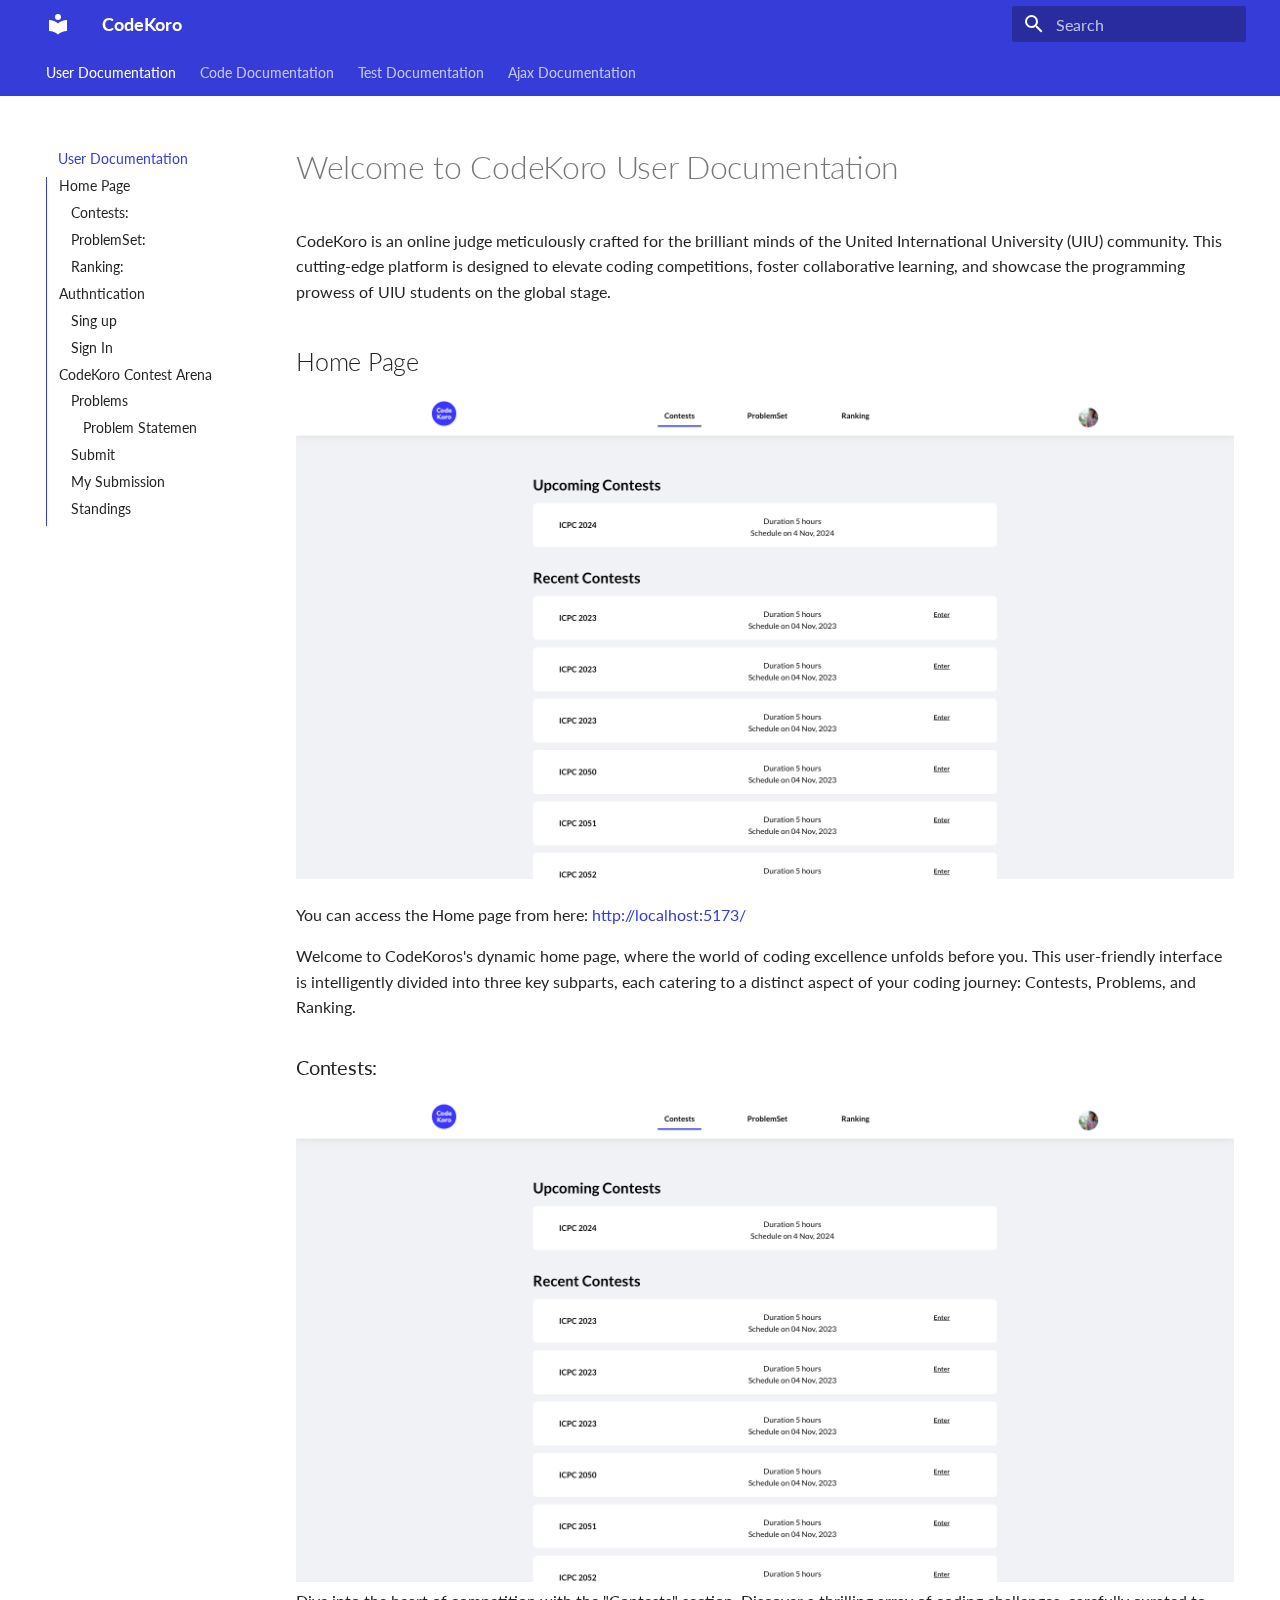
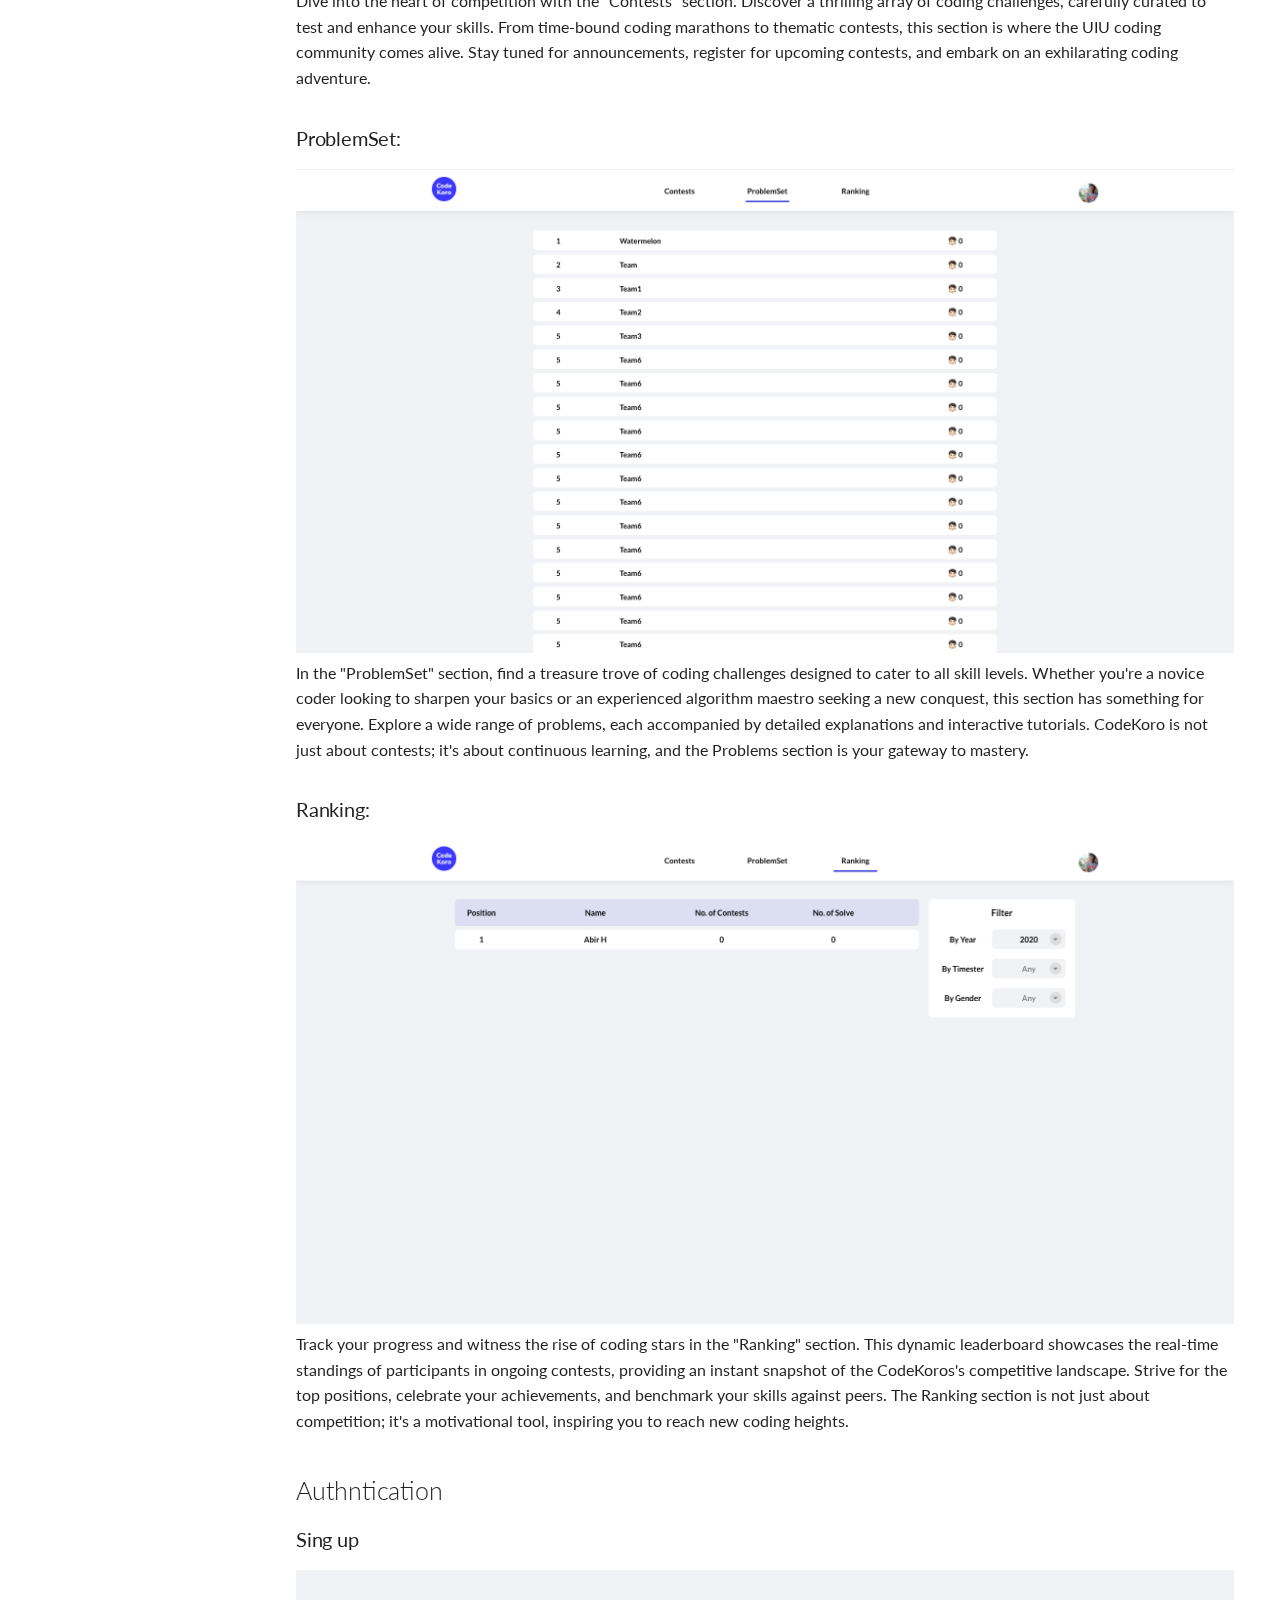
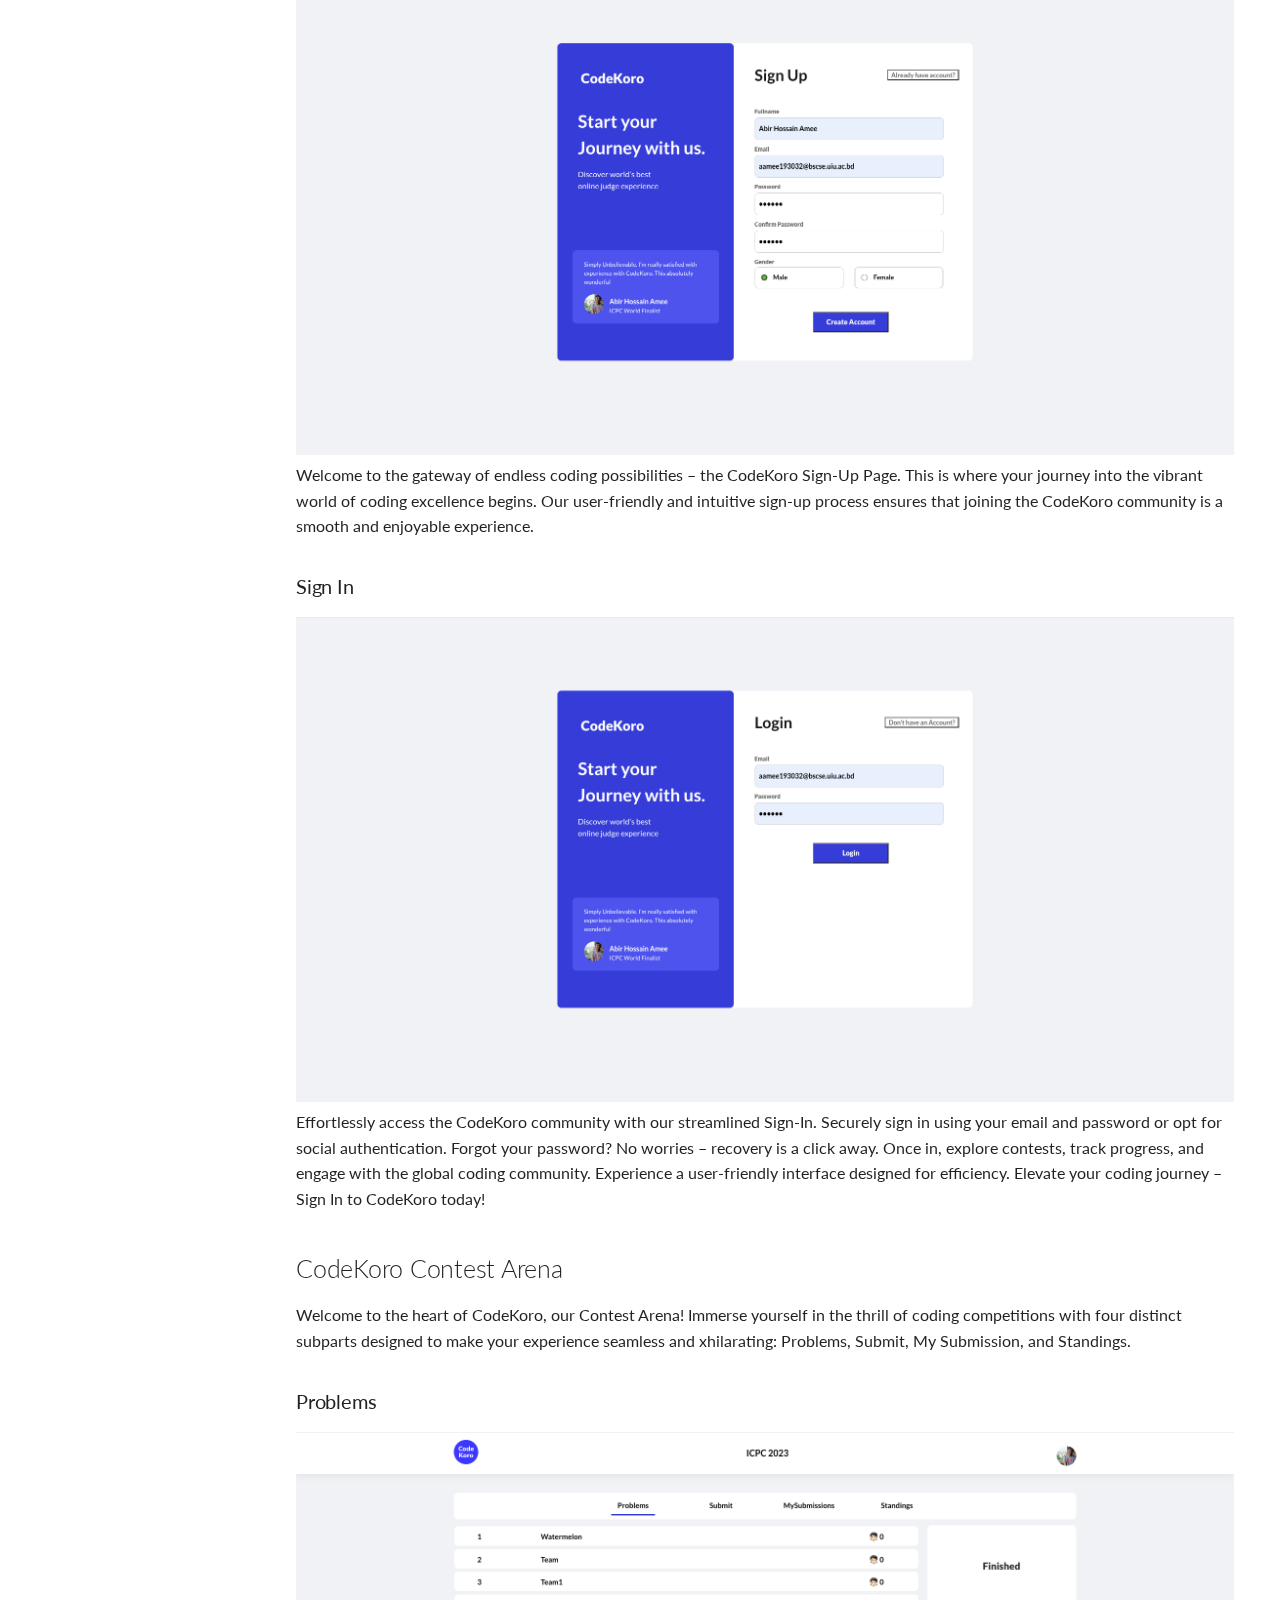
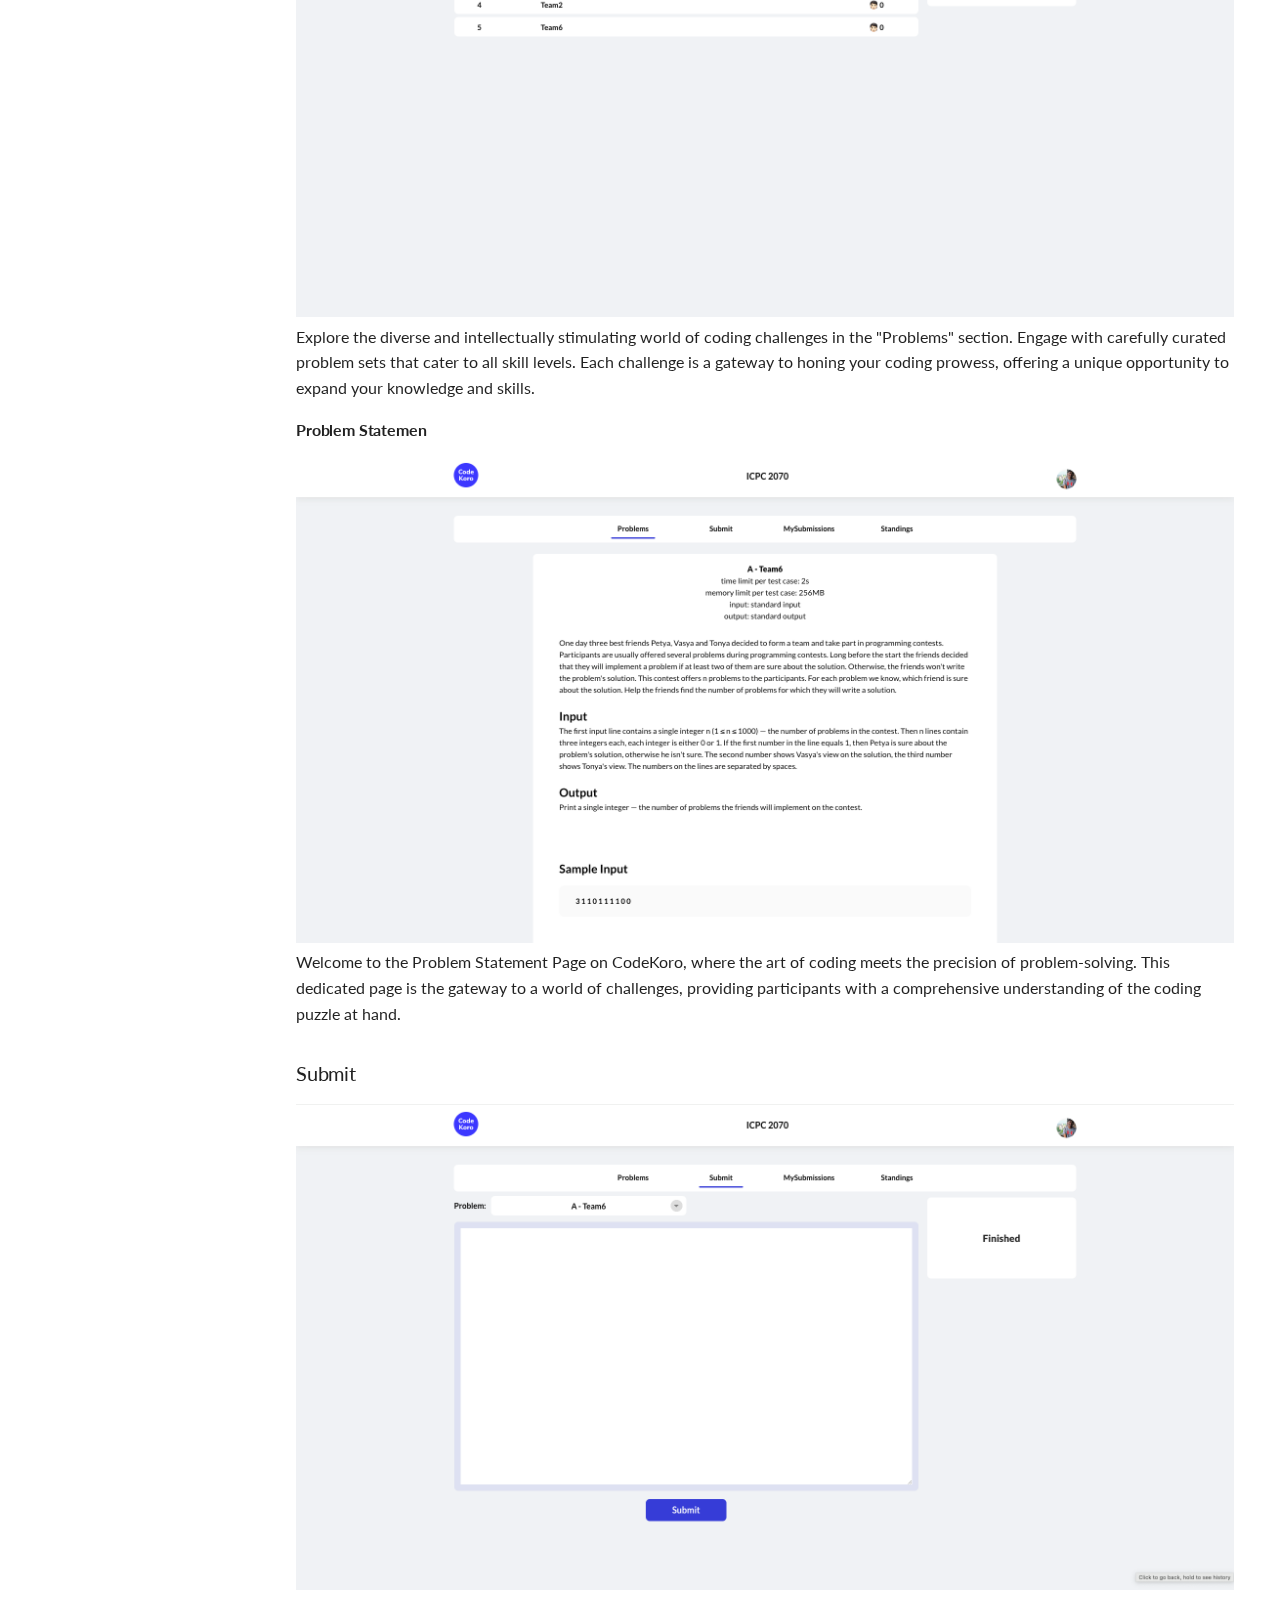
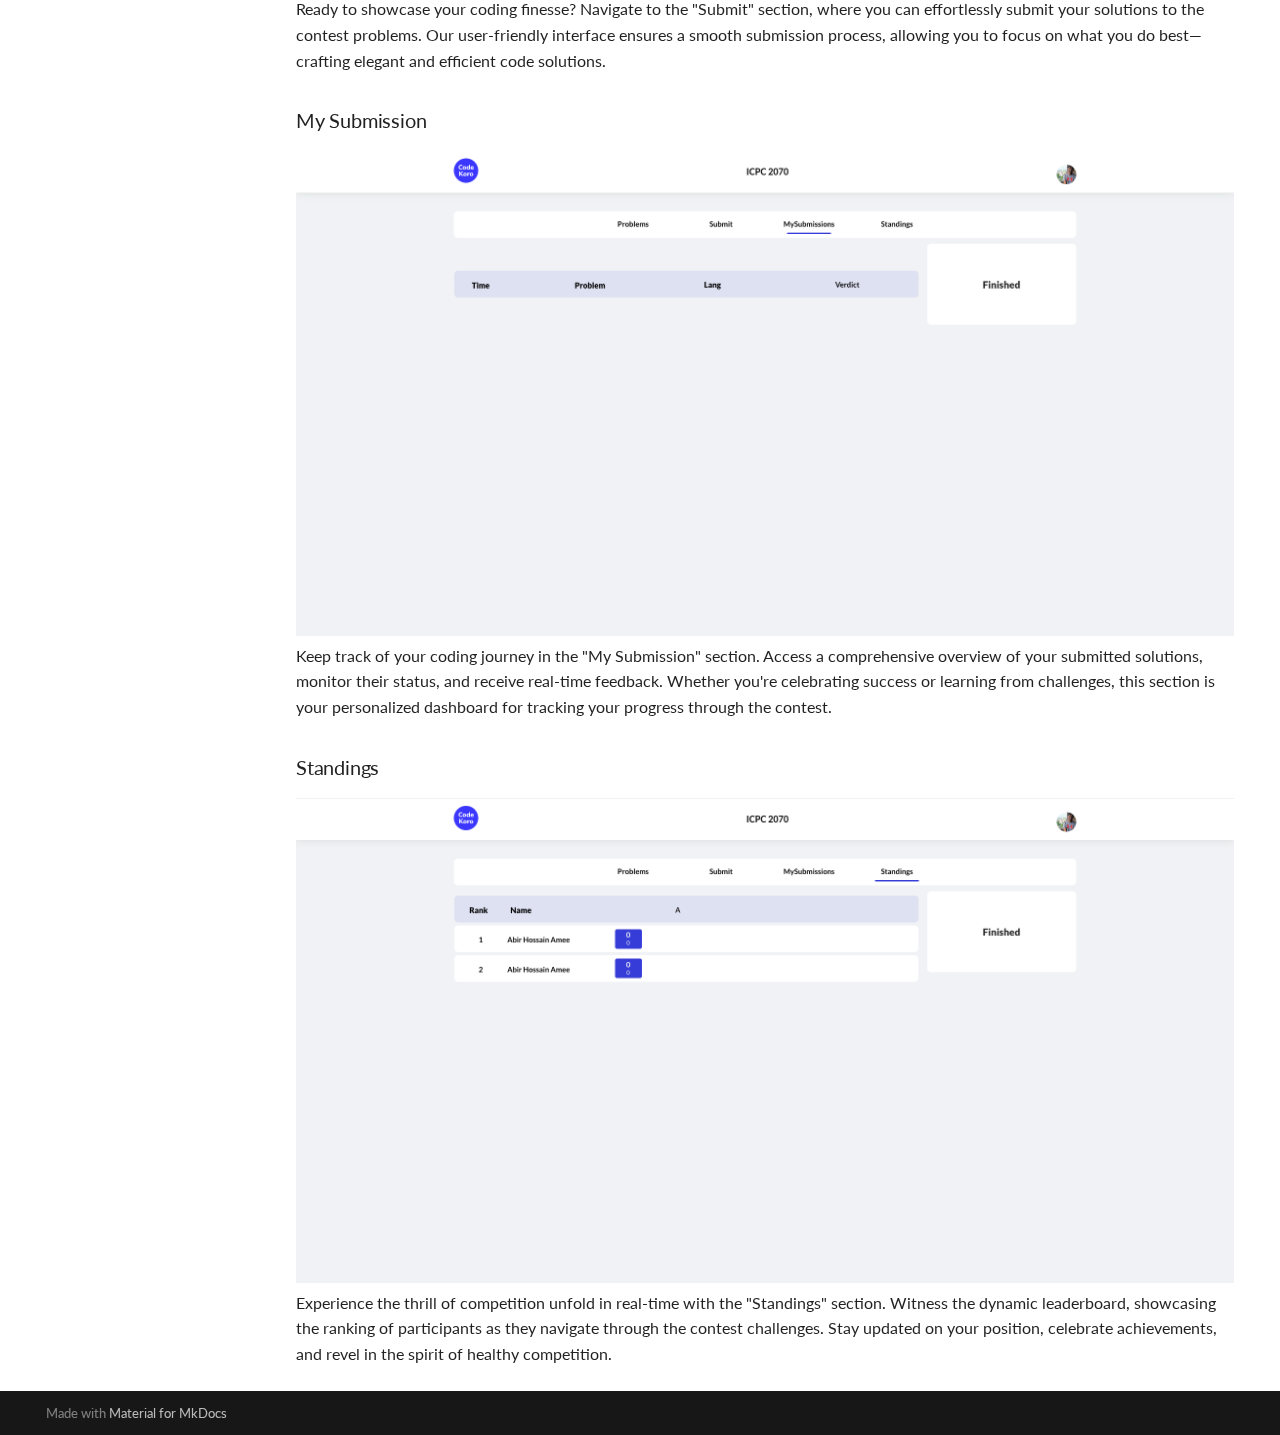
<file: index.html>
<!doctype html>
<html lang="en" class="no-js">
  <head>
    
      <meta charset="utf-8">
      <meta name="viewport" content="width=device-width,initial-scale=1">
      
      
      
      
      
        <link rel="next" href="code-documentation/">
      
      
      <link rel="icon" href="assets/images/favicon.png">
      <meta name="generator" content="mkdocs-1.5.3, mkdocs-material-9.5.3">
    
    
      
        <title>CodeKoro</title>
      
    
    
      <link rel="stylesheet" href="assets/stylesheets/main.50c56a3b.min.css">
      
      


    
    
      
    
    
      
        
        
        <link rel="preconnect" href="https://fonts.gstatic.com" crossorigin>
        <link rel="stylesheet" href="https://fonts.googleapis.com/css?family=Roboto:300,300i,400,400i,700,700i%7CRoboto+Mono:400,400i,700,700i&display=fallback">
        <style>:root{--md-text-font:"Roboto";--md-code-font:"Roboto Mono"}</style>
      
    
    
      <link rel="stylesheet" href="stylesheets/extra.css">
    
    <script>__md_scope=new URL(".",location),__md_hash=e=>[...e].reduce((e,_)=>(e<<5)-e+_.charCodeAt(0),0),__md_get=(e,_=localStorage,t=__md_scope)=>JSON.parse(_.getItem(t.pathname+"."+e)),__md_set=(e,_,t=localStorage,a=__md_scope)=>{try{t.setItem(a.pathname+"."+e,JSON.stringify(_))}catch(e){}}</script>
    
      

    
    
    
  </head>
  
  
    <body dir="ltr">
  
    
    <input class="md-toggle" data-md-toggle="drawer" type="checkbox" id="__drawer" autocomplete="off">
    <input class="md-toggle" data-md-toggle="search" type="checkbox" id="__search" autocomplete="off">
    <label class="md-overlay" for="__drawer"></label>
    <div data-md-component="skip">
      
        
        <a href="#welcome-to-codekoro-user-documentation" class="md-skip">
          Skip to content
        </a>
      
    </div>
    <div data-md-component="announce">
      
    </div>
    
    
      

<header class="md-header" data-md-component="header">
  <nav class="md-header__inner md-grid" aria-label="Header">
    <a href="." title="CodeKoro" class="md-header__button md-logo" aria-label="CodeKoro" data-md-component="logo">
      
  
  <svg xmlns="http://www.w3.org/2000/svg" viewBox="0 0 24 24"><path d="M12 8a3 3 0 0 0 3-3 3 3 0 0 0-3-3 3 3 0 0 0-3 3 3 3 0 0 0 3 3m0 3.54C9.64 9.35 6.5 8 3 8v11c3.5 0 6.64 1.35 9 3.54 2.36-2.19 5.5-3.54 9-3.54V8c-3.5 0-6.64 1.35-9 3.54Z"/></svg>

    </a>
    <label class="md-header__button md-icon" for="__drawer">
      
      <svg xmlns="http://www.w3.org/2000/svg" viewBox="0 0 24 24"><path d="M3 6h18v2H3V6m0 5h18v2H3v-2m0 5h18v2H3v-2Z"/></svg>
    </label>
    <div class="md-header__title" data-md-component="header-title">
      <div class="md-header__ellipsis">
        <div class="md-header__topic">
          <span class="md-ellipsis">
            CodeKoro
          </span>
        </div>
        <div class="md-header__topic" data-md-component="header-topic">
          <span class="md-ellipsis">
            
              User Documentation
            
          </span>
        </div>
      </div>
    </div>
    
    
      <script>var media,input,key,value,palette=__md_get("__palette");if(palette&&palette.color){"(prefers-color-scheme)"===palette.color.media&&(media=matchMedia("(prefers-color-scheme: light)"),input=document.querySelector(media.matches?"[data-md-color-media='(prefers-color-scheme: light)']":"[data-md-color-media='(prefers-color-scheme: dark)']"),palette.color.media=input.getAttribute("data-md-color-media"),palette.color.scheme=input.getAttribute("data-md-color-scheme"),palette.color.primary=input.getAttribute("data-md-color-primary"),palette.color.accent=input.getAttribute("data-md-color-accent"));for([key,value]of Object.entries(palette.color))document.body.setAttribute("data-md-color-"+key,value)}</script>
    
    
    
      <label class="md-header__button md-icon" for="__search">
        
        <svg xmlns="http://www.w3.org/2000/svg" viewBox="0 0 24 24"><path d="M9.5 3A6.5 6.5 0 0 1 16 9.5c0 1.61-.59 3.09-1.56 4.23l.27.27h.79l5 5-1.5 1.5-5-5v-.79l-.27-.27A6.516 6.516 0 0 1 9.5 16 6.5 6.5 0 0 1 3 9.5 6.5 6.5 0 0 1 9.5 3m0 2C7 5 5 7 5 9.5S7 14 9.5 14 14 12 14 9.5 12 5 9.5 5Z"/></svg>
      </label>
      <div class="md-search" data-md-component="search" role="dialog">
  <label class="md-search__overlay" for="__search"></label>
  <div class="md-search__inner" role="search">
    <form class="md-search__form" name="search">
      <input type="text" class="md-search__input" name="query" aria-label="Search" placeholder="Search" autocapitalize="off" autocorrect="off" autocomplete="off" spellcheck="false" data-md-component="search-query" required>
      <label class="md-search__icon md-icon" for="__search">
        
        <svg xmlns="http://www.w3.org/2000/svg" viewBox="0 0 24 24"><path d="M9.5 3A6.5 6.5 0 0 1 16 9.5c0 1.61-.59 3.09-1.56 4.23l.27.27h.79l5 5-1.5 1.5-5-5v-.79l-.27-.27A6.516 6.516 0 0 1 9.5 16 6.5 6.5 0 0 1 3 9.5 6.5 6.5 0 0 1 9.5 3m0 2C7 5 5 7 5 9.5S7 14 9.5 14 14 12 14 9.5 12 5 9.5 5Z"/></svg>
        
        <svg xmlns="http://www.w3.org/2000/svg" viewBox="0 0 24 24"><path d="M20 11v2H8l5.5 5.5-1.42 1.42L4.16 12l7.92-7.92L13.5 5.5 8 11h12Z"/></svg>
      </label>
      <nav class="md-search__options" aria-label="Search">
        
        <button type="reset" class="md-search__icon md-icon" title="Clear" aria-label="Clear" tabindex="-1">
          
          <svg xmlns="http://www.w3.org/2000/svg" viewBox="0 0 24 24"><path d="M19 6.41 17.59 5 12 10.59 6.41 5 5 6.41 10.59 12 5 17.59 6.41 19 12 13.41 17.59 19 19 17.59 13.41 12 19 6.41Z"/></svg>
        </button>
      </nav>
      
        <div class="md-search__suggest" data-md-component="search-suggest"></div>
      
    </form>
    <div class="md-search__output">
      <div class="md-search__scrollwrap" data-md-scrollfix>
        <div class="md-search-result" data-md-component="search-result">
          <div class="md-search-result__meta">
            Initializing search
          </div>
          <ol class="md-search-result__list" role="presentation"></ol>
        </div>
      </div>
    </div>
  </div>
</div>
    
    
  </nav>
  
</header>
    
    <div class="md-container" data-md-component="container">
      
      
        
          
            
<nav class="md-tabs" aria-label="Tabs" data-md-component="tabs">
  <div class="md-grid">
    <ul class="md-tabs__list">
      
        
  
  
    
  
  
    <li class="md-tabs__item md-tabs__item--active">
      <a href="." class="md-tabs__link">
        
  
    
  
  User Documentation

      </a>
    </li>
  

      
        
  
  
  
    <li class="md-tabs__item">
      <a href="code-documentation/" class="md-tabs__link">
        
  
    
  
  Code Documentation

      </a>
    </li>
  

      
        
  
  
  
    <li class="md-tabs__item">
      <a href="test-documentation/" class="md-tabs__link">
        
  
    
  
  Test Documentation

      </a>
    </li>
  

      
        
  
  
  
    <li class="md-tabs__item">
      <a href="ajax-documentation/" class="md-tabs__link">
        
  
    
  
  Ajax Documentation

      </a>
    </li>
  

      
    </ul>
  </div>
</nav>
          
        
      
      <main class="md-main" data-md-component="main">
        <div class="md-main__inner md-grid">
          
            
              
              <div class="md-sidebar md-sidebar--primary" data-md-component="sidebar" data-md-type="navigation" >
                <div class="md-sidebar__scrollwrap">
                  <div class="md-sidebar__inner">
                    


  


  

<nav class="md-nav md-nav--primary md-nav--lifted md-nav--integrated" aria-label="Navigation" data-md-level="0">
  <label class="md-nav__title" for="__drawer">
    <a href="." title="CodeKoro" class="md-nav__button md-logo" aria-label="CodeKoro" data-md-component="logo">
      
  
  <svg xmlns="http://www.w3.org/2000/svg" viewBox="0 0 24 24"><path d="M12 8a3 3 0 0 0 3-3 3 3 0 0 0-3-3 3 3 0 0 0-3 3 3 3 0 0 0 3 3m0 3.54C9.64 9.35 6.5 8 3 8v11c3.5 0 6.64 1.35 9 3.54 2.36-2.19 5.5-3.54 9-3.54V8c-3.5 0-6.64 1.35-9 3.54Z"/></svg>

    </a>
    CodeKoro
  </label>
  
  <ul class="md-nav__list" data-md-scrollfix>
    
      
      
  
  
    
  
  
  
    <li class="md-nav__item md-nav__item--active">
      
      <input class="md-nav__toggle md-toggle" type="checkbox" id="__toc">
      
      
        
      
      
        <label class="md-nav__link md-nav__link--active" for="__toc">
          
  
  <span class="md-ellipsis">
    User Documentation
  </span>
  

          <span class="md-nav__icon md-icon"></span>
        </label>
      
      <a href="." class="md-nav__link md-nav__link--active">
        
  
  <span class="md-ellipsis">
    User Documentation
  </span>
  

      </a>
      
        

<nav class="md-nav md-nav--secondary" aria-label="Table of contents">
  
  
  
    
  
  
    <label class="md-nav__title" for="__toc">
      <span class="md-nav__icon md-icon"></span>
      Table of contents
    </label>
    <ul class="md-nav__list" data-md-component="toc" data-md-scrollfix>
      
        <li class="md-nav__item">
  <a href="#home-page" class="md-nav__link">
    <span class="md-ellipsis">
      Home Page
    </span>
  </a>
  
    <nav class="md-nav" aria-label="Home Page">
      <ul class="md-nav__list">
        
          <li class="md-nav__item">
  <a href="#contests" class="md-nav__link">
    <span class="md-ellipsis">
      Contests:
    </span>
  </a>
  
</li>
        
          <li class="md-nav__item">
  <a href="#problemset" class="md-nav__link">
    <span class="md-ellipsis">
      ProblemSet:
    </span>
  </a>
  
</li>
        
          <li class="md-nav__item">
  <a href="#ranking" class="md-nav__link">
    <span class="md-ellipsis">
      Ranking:
    </span>
  </a>
  
</li>
        
      </ul>
    </nav>
  
</li>
      
        <li class="md-nav__item">
  <a href="#authntication" class="md-nav__link">
    <span class="md-ellipsis">
      Authntication
    </span>
  </a>
  
    <nav class="md-nav" aria-label="Authntication">
      <ul class="md-nav__list">
        
          <li class="md-nav__item">
  <a href="#sing-up" class="md-nav__link">
    <span class="md-ellipsis">
      Sing up
    </span>
  </a>
  
</li>
        
          <li class="md-nav__item">
  <a href="#sign-in" class="md-nav__link">
    <span class="md-ellipsis">
      Sign In
    </span>
  </a>
  
</li>
        
      </ul>
    </nav>
  
</li>
      
        <li class="md-nav__item">
  <a href="#codekoro-contest-arena" class="md-nav__link">
    <span class="md-ellipsis">
      CodeKoro Contest Arena
    </span>
  </a>
  
    <nav class="md-nav" aria-label="CodeKoro Contest Arena">
      <ul class="md-nav__list">
        
          <li class="md-nav__item">
  <a href="#problems" class="md-nav__link">
    <span class="md-ellipsis">
      Problems
    </span>
  </a>
  
    <nav class="md-nav" aria-label="Problems">
      <ul class="md-nav__list">
        
          <li class="md-nav__item">
  <a href="#problem-statemen" class="md-nav__link">
    <span class="md-ellipsis">
      Problem Statemen
    </span>
  </a>
  
</li>
        
      </ul>
    </nav>
  
</li>
        
          <li class="md-nav__item">
  <a href="#submit" class="md-nav__link">
    <span class="md-ellipsis">
      Submit
    </span>
  </a>
  
</li>
        
          <li class="md-nav__item">
  <a href="#my-submission" class="md-nav__link">
    <span class="md-ellipsis">
      My Submission
    </span>
  </a>
  
</li>
        
          <li class="md-nav__item">
  <a href="#standings" class="md-nav__link">
    <span class="md-ellipsis">
      Standings
    </span>
  </a>
  
</li>
        
      </ul>
    </nav>
  
</li>
      
    </ul>
  
</nav>
      
    </li>
  

    
      
      
  
  
  
  
    <li class="md-nav__item">
      <a href="code-documentation/" class="md-nav__link">
        
  
  <span class="md-ellipsis">
    Code Documentation
  </span>
  

      </a>
    </li>
  

    
      
      
  
  
  
  
    <li class="md-nav__item">
      <a href="test-documentation/" class="md-nav__link">
        
  
  <span class="md-ellipsis">
    Test Documentation
  </span>
  

      </a>
    </li>
  

    
      
      
  
  
  
  
    <li class="md-nav__item">
      <a href="ajax-documentation/" class="md-nav__link">
        
  
  <span class="md-ellipsis">
    Ajax Documentation
  </span>
  

      </a>
    </li>
  

    
  </ul>
</nav>
                  </div>
                </div>
              </div>
            
            
          
          
            <div class="md-content" data-md-component="content">
              <article class="md-content__inner md-typeset">
                
                  


<h1 id="welcome-to-codekoro-user-documentation">Welcome to CodeKoro User Documentation</h1>
<p>CodeKoro is an online judge meticulously crafted for the brilliant minds of the United International University (UIU) community. This cutting-edge platform is designed to elevate coding competitions, foster collaborative learning, and showcase the programming prowess of UIU students on the global stage.</p>
<h2 id="home-page">Home Page</h2>
<p><img alt="asset" src="assets/home-page.png" /></p>
<p>You can access the Home page from here: <a href="http://localhost:5173/">http://localhost:5173/</a></p>
<p>Welcome to CodeKoros's dynamic home page, where the world of coding excellence unfolds before you. This user-friendly interface is intelligently divided into three key subparts, each catering to a distinct aspect of your coding journey: Contests, Problems, and Ranking.</p>
<h3 id="contests">Contests:</h3>
<p><img alt="asset" src="assets/home-page.png" />
Dive into the heart of competition with the "Contests" section. Discover a thrilling array of coding challenges, carefully curated to test and enhance your skills. From time-bound coding marathons to thematic contests, this section is where the UIU coding community comes alive. Stay tuned for announcements, register for upcoming contests, and embark on an exhilarating coding adventure.</p>
<h3 id="problemset">ProblemSet:</h3>
<p><img alt="asset" src="assets/problemset.png" />
In the "ProblemSet" section, find a treasure trove of coding challenges designed to cater to all skill levels. Whether you're a novice coder looking to sharpen your basics or an experienced algorithm maestro seeking a new conquest, this section has something for everyone. Explore a wide range of problems, each accompanied by detailed explanations and interactive tutorials. CodeKoro is not just about contests; it's about continuous learning, and the Problems section is your gateway to mastery.</p>
<h3 id="ranking">Ranking:</h3>
<p><img alt="asset" src="assets/ranking.png" />
Track your progress and witness the rise of coding stars in the "Ranking" section. This dynamic leaderboard showcases the real-time standings of participants in ongoing contests, providing an instant snapshot of the CodeKoros's competitive landscape. Strive for the top positions, celebrate your achievements, and benchmark your skills against peers. The Ranking section is not just about competition; it's a motivational tool, inspiring you to reach new coding heights.</p>
<h2 id="authntication">Authntication</h2>
<h3 id="sing-up">Sing up</h3>
<p><img alt="asset" src="assets/signup.png" />
Welcome to the gateway of endless coding possibilities – the CodeKoro Sign-Up Page. This is where your journey into the vibrant world of coding excellence begins. Our user-friendly and intuitive sign-up process ensures that joining the CodeKoro community is a smooth and enjoyable experience.</p>
<h3 id="sign-in">Sign In</h3>
<p><img alt="asset" src="assets/signin.png" />
Effortlessly access the CodeKoro community with our streamlined Sign-In. Securely sign in using your email and password or opt for social authentication. Forgot your password? No worries – recovery is a click away. Once in, explore contests, track progress, and engage with the global coding community. Experience a user-friendly interface designed for efficiency. Elevate your coding journey – Sign In to CodeKoro today!</p>
<h2 id="codekoro-contest-arena">CodeKoro Contest Arena</h2>
<p>Welcome to the heart of CodeKoro, our Contest Arena! Immerse yourself in the thrill of coding competitions with four distinct subparts designed to make your experience seamless and xhilarating: Problems, Submit, My Submission, and Standings.</p>
<h3 id="problems">Problems</h3>
<p><img alt="asset" src="assets/contest-arena.png" />
Explore the diverse and intellectually stimulating world of coding challenges in the "Problems" section. Engage with carefully curated problem sets that cater to all skill levels. Each challenge is a gateway to honing your coding prowess, offering a unique opportunity to expand your knowledge and skills.</p>
<h4 id="problem-statemen">Problem Statemen</h4>
<p><img alt="asset" src="assets/detail-problem.png" />
Welcome to the Problem Statement Page on CodeKoro, where the art of coding meets the precision of problem-solving. This dedicated page is the gateway to a world of challenges, providing participants with a comprehensive understanding of the coding puzzle at hand.</p>
<h3 id="submit">Submit</h3>
<p><img alt="asset" src="assets/submit.png" />
Ready to showcase your coding finesse? Navigate to the "Submit" section, where you can effortlessly submit your solutions to the contest problems. Our user-friendly interface ensures a smooth submission process, allowing you to focus on what you do best—crafting elegant and efficient code solutions.</p>
<h3 id="my-submission">My Submission</h3>
<p><img alt="asset" src="assets/my-submission.png" />
Keep track of your coding journey in the "My Submission" section. Access a comprehensive overview of your submitted solutions, monitor their status, and receive real-time feedback. Whether you're celebrating success or learning from challenges, this section is your personalized dashboard for tracking your progress through the contest.</p>
<h3 id="standings">Standings</h3>
<p><img alt="asset" src="assets/standing.png" />
Experience the thrill of competition unfold in real-time with the "Standings" section. Witness the dynamic leaderboard, showcasing the ranking of participants as they navigate through the contest challenges. Stay updated on your position, celebrate achievements, and revel in the spirit of healthy competition.</p>












                
              </article>
            </div>
          
          
  <script>var tabs=__md_get("__tabs");if(Array.isArray(tabs))e:for(var set of document.querySelectorAll(".tabbed-set")){var tab,labels=set.querySelector(".tabbed-labels");for(tab of tabs)for(var label of labels.getElementsByTagName("label"))if(label.innerText.trim()===tab){var input=document.getElementById(label.htmlFor);input.checked=!0;continue e}}</script>

<script>var target=document.getElementById(location.hash.slice(1));target&&target.name&&(target.checked=target.name.startsWith("__tabbed_"))</script>
        </div>
        
          <button type="button" class="md-top md-icon" data-md-component="top" hidden>
  
  <svg xmlns="http://www.w3.org/2000/svg" viewBox="0 0 24 24"><path d="M13 20h-2V8l-5.5 5.5-1.42-1.42L12 4.16l7.92 7.92-1.42 1.42L13 8v12Z"/></svg>
  Back to top
</button>
        
      </main>
      
        <footer class="md-footer">
  
  <div class="md-footer-meta md-typeset">
    <div class="md-footer-meta__inner md-grid">
      <div class="md-copyright">
  
  
    Made with
    <a href="https://squidfunk.github.io/mkdocs-material/" target="_blank" rel="noopener">
      Material for MkDocs
    </a>
  
</div>
      
    </div>
  </div>
</footer>
      
    </div>
    <div class="md-dialog" data-md-component="dialog">
      <div class="md-dialog__inner md-typeset"></div>
    </div>
    
    
    <script id="__config" type="application/json">{"base": ".", "features": ["navigation.tabs", "navigation.sections", "toc.integrate", "navigation.top", "search.suggest", "search.highlight", "content.tabs.link", "content.code.annotation", "content.code.copy", "navigation.expand", "content.code.select"], "search": "assets/javascripts/workers/search.f886a092.min.js", "translations": {"clipboard.copied": "Copied to clipboard", "clipboard.copy": "Copy to clipboard", "search.result.more.one": "1 more on this page", "search.result.more.other": "# more on this page", "search.result.none": "No matching documents", "search.result.one": "1 matching document", "search.result.other": "# matching documents", "search.result.placeholder": "Type to start searching", "search.result.term.missing": "Missing", "select.version": "Select version"}}</script>
    
    
      <script src="assets/javascripts/bundle.d7c377c4.min.js"></script>
      
    
  </body>
</html>
</file>
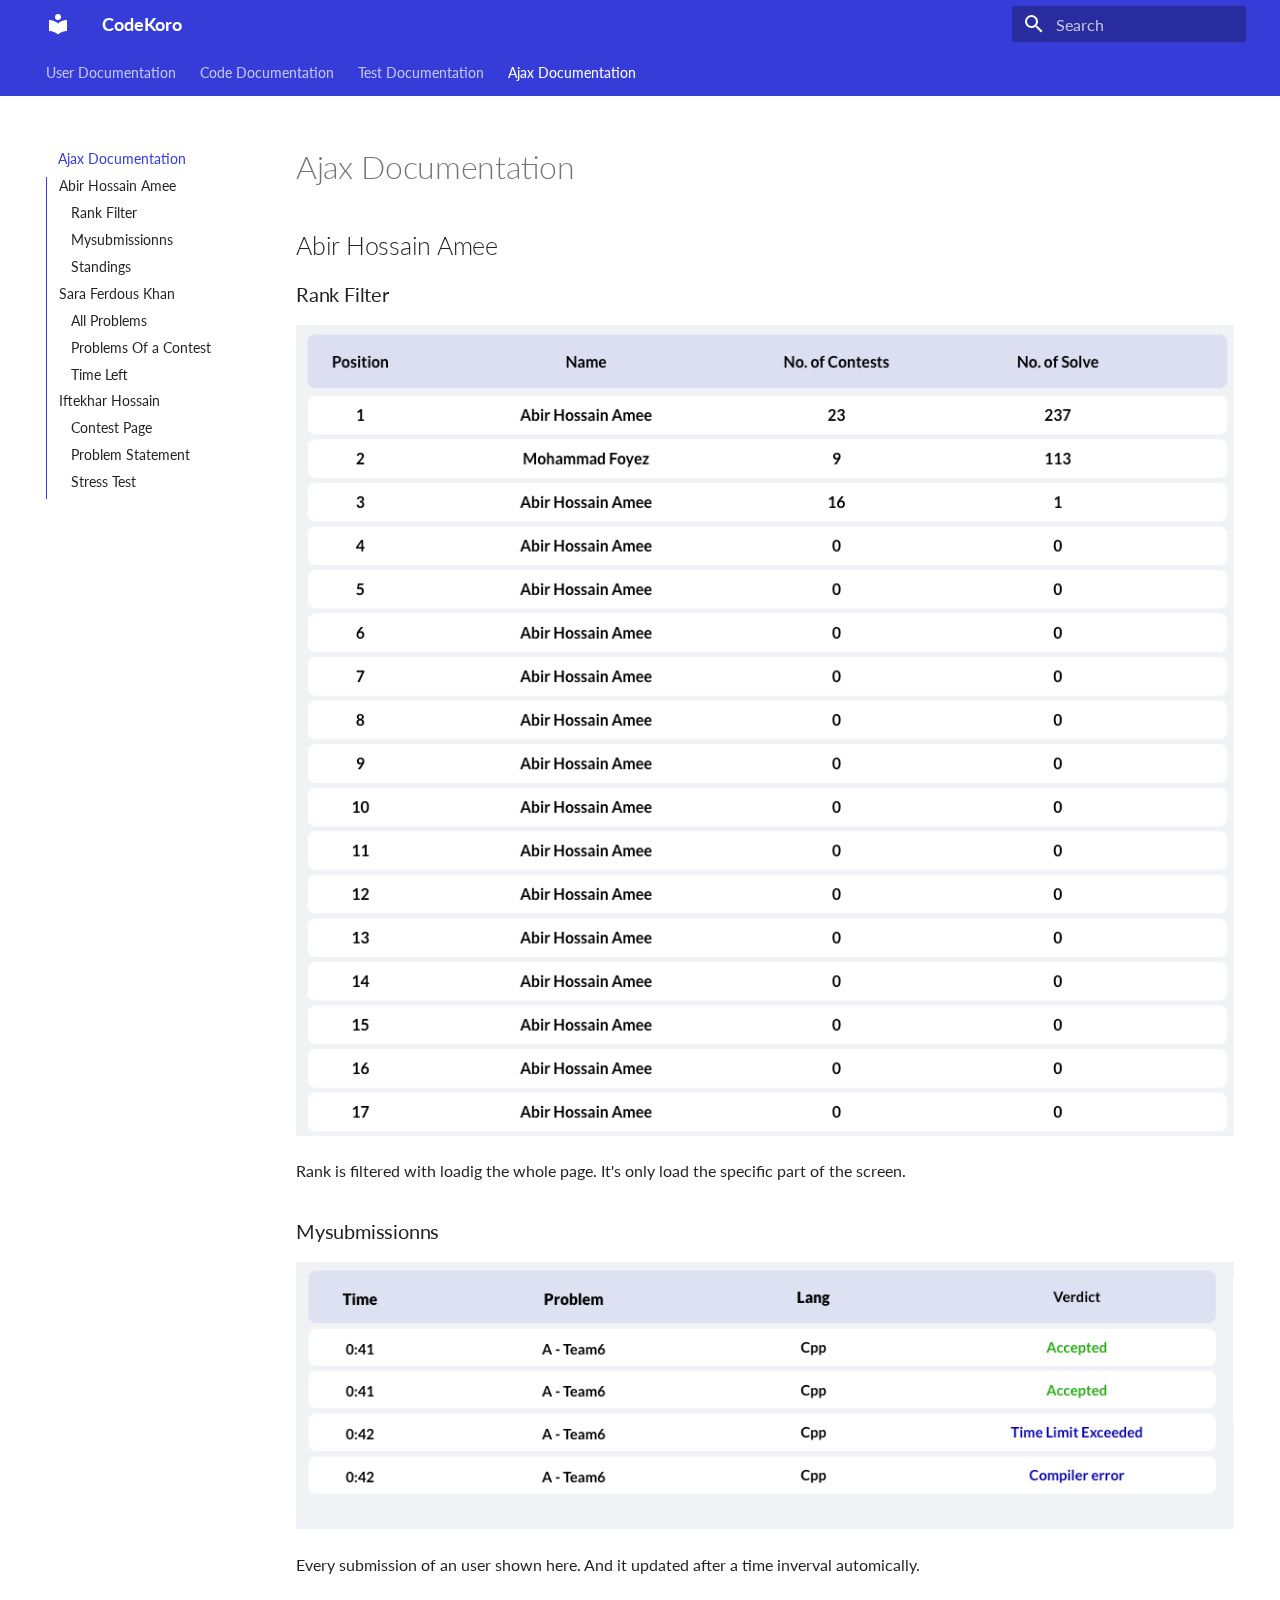
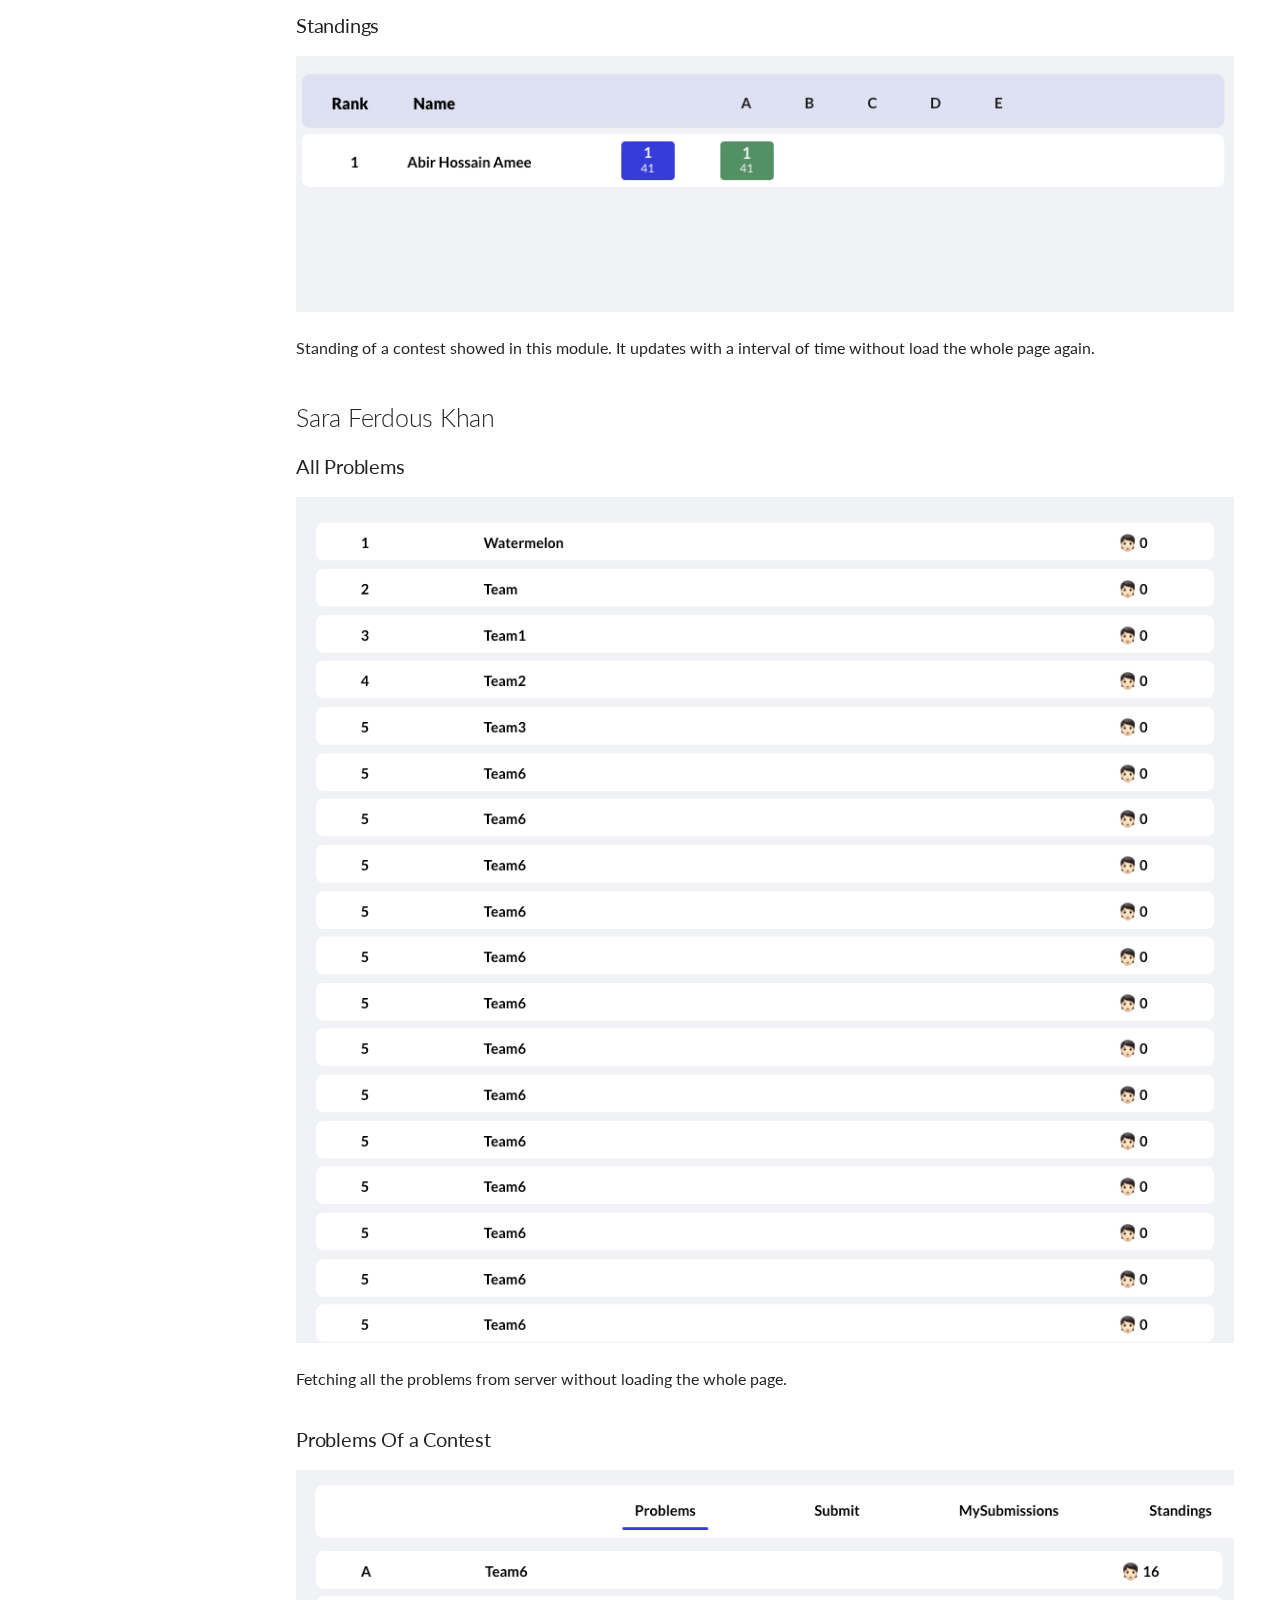
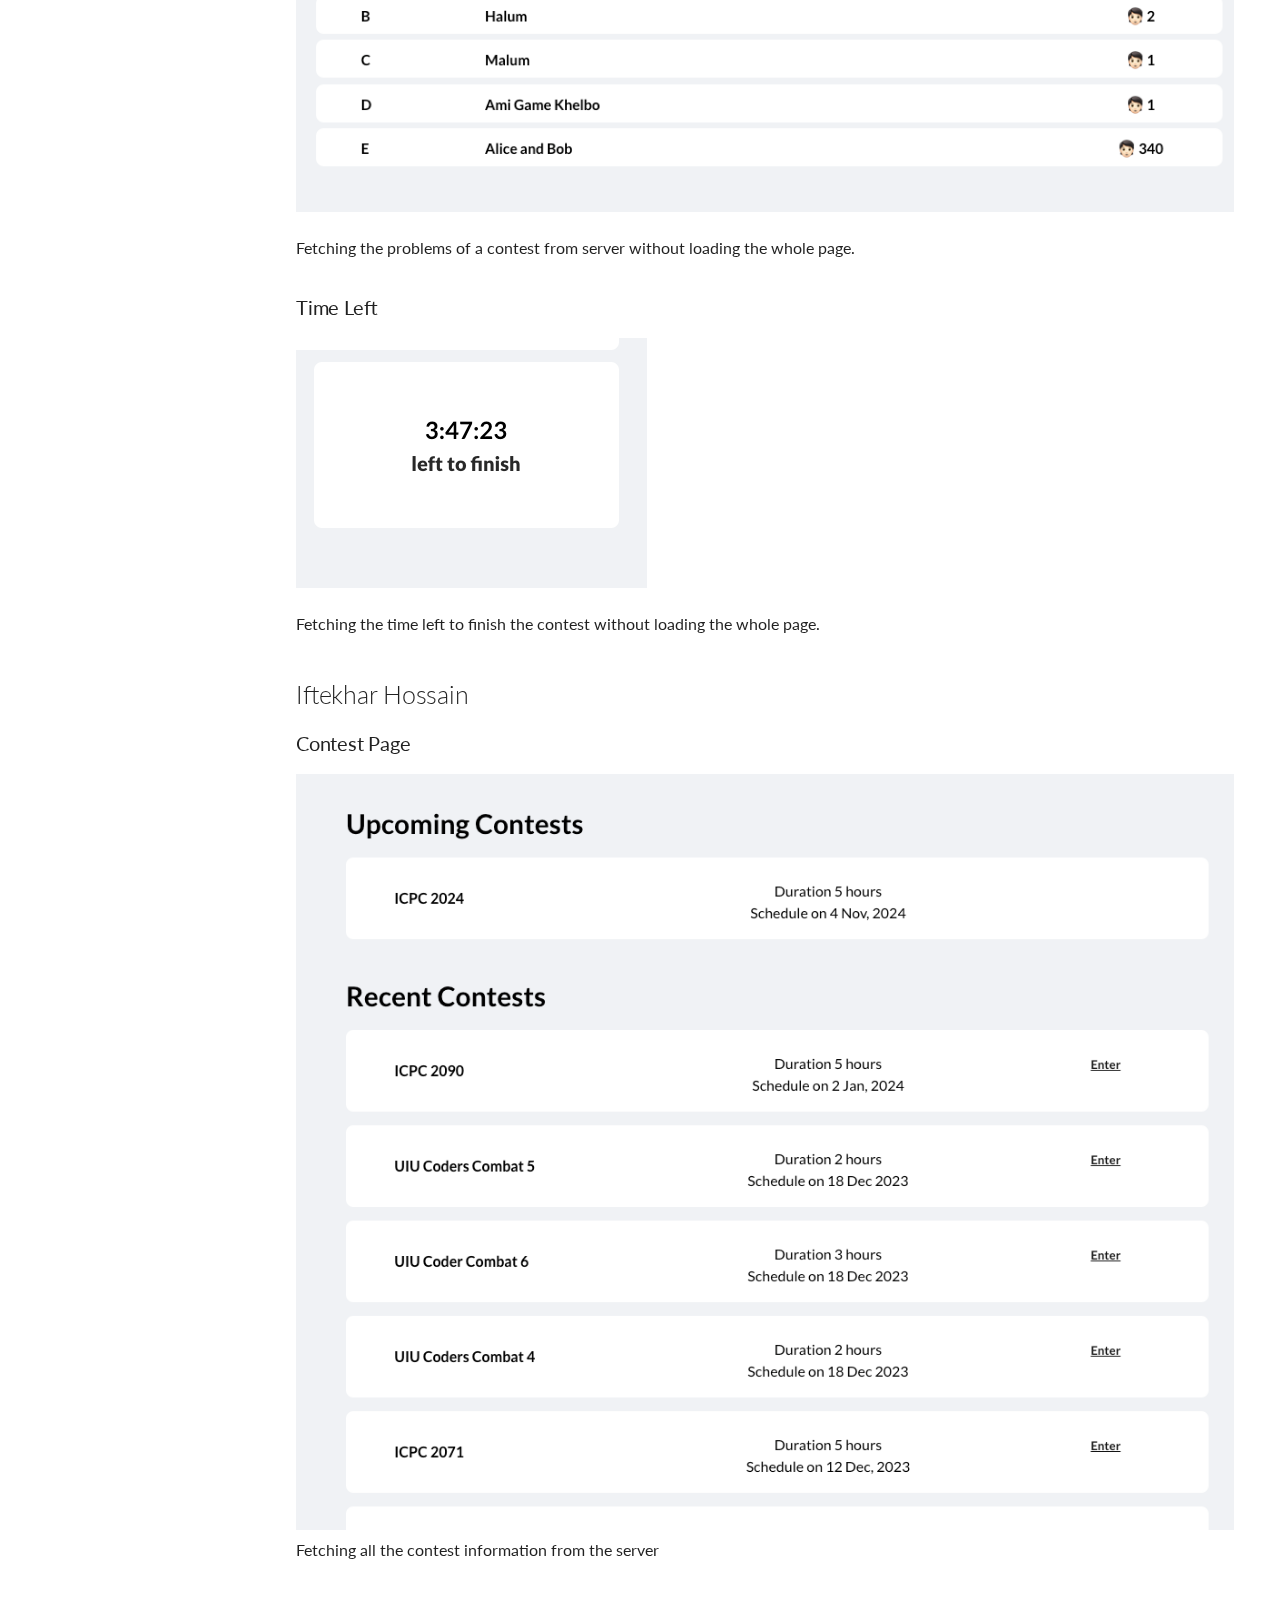
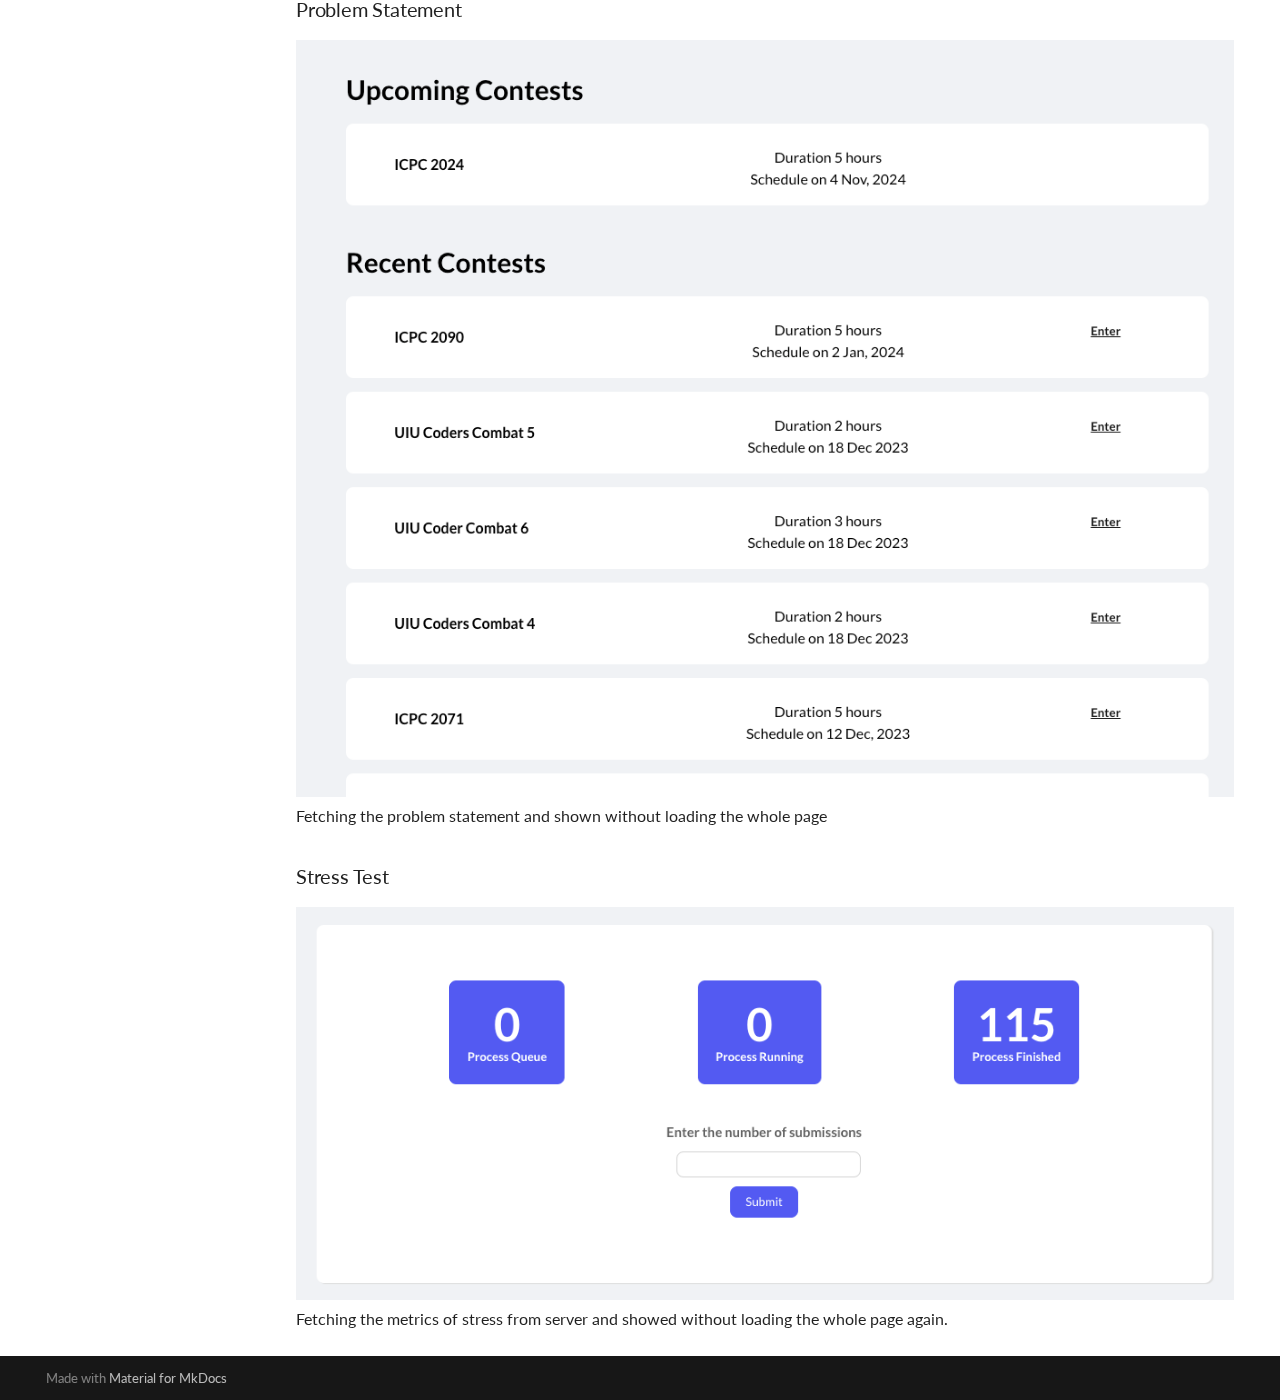
<file: ajax-documentation/index.html>
<!doctype html>
<html lang="en" class="no-js">
  <head>
    
      <meta charset="utf-8">
      <meta name="viewport" content="width=device-width,initial-scale=1">
      
      
      
      
        <link rel="prev" href="../test-documentation/">
      
      
      
      <link rel="icon" href="../assets/images/favicon.png">
      <meta name="generator" content="mkdocs-1.5.3, mkdocs-material-9.5.3">
    
    
      
        <title>Ajax Documentation - CodeKoro</title>
      
    
    
      <link rel="stylesheet" href="../assets/stylesheets/main.50c56a3b.min.css">
      
      


    
    
      
    
    
      
        
        
        <link rel="preconnect" href="https://fonts.gstatic.com" crossorigin>
        <link rel="stylesheet" href="https://fonts.googleapis.com/css?family=Roboto:300,300i,400,400i,700,700i%7CRoboto+Mono:400,400i,700,700i&display=fallback">
        <style>:root{--md-text-font:"Roboto";--md-code-font:"Roboto Mono"}</style>
      
    
    
      <link rel="stylesheet" href="../stylesheets/extra.css">
    
    <script>__md_scope=new URL("..",location),__md_hash=e=>[...e].reduce((e,_)=>(e<<5)-e+_.charCodeAt(0),0),__md_get=(e,_=localStorage,t=__md_scope)=>JSON.parse(_.getItem(t.pathname+"."+e)),__md_set=(e,_,t=localStorage,a=__md_scope)=>{try{t.setItem(a.pathname+"."+e,JSON.stringify(_))}catch(e){}}</script>
    
      

    
    
    
  </head>
  
  
    <body dir="ltr">
  
    
    <input class="md-toggle" data-md-toggle="drawer" type="checkbox" id="__drawer" autocomplete="off">
    <input class="md-toggle" data-md-toggle="search" type="checkbox" id="__search" autocomplete="off">
    <label class="md-overlay" for="__drawer"></label>
    <div data-md-component="skip">
      
        
        <a href="#abir-hossain-amee" class="md-skip">
          Skip to content
        </a>
      
    </div>
    <div data-md-component="announce">
      
    </div>
    
    
      

<header class="md-header" data-md-component="header">
  <nav class="md-header__inner md-grid" aria-label="Header">
    <a href=".." title="CodeKoro" class="md-header__button md-logo" aria-label="CodeKoro" data-md-component="logo">
      
  
  <svg xmlns="http://www.w3.org/2000/svg" viewBox="0 0 24 24"><path d="M12 8a3 3 0 0 0 3-3 3 3 0 0 0-3-3 3 3 0 0 0-3 3 3 3 0 0 0 3 3m0 3.54C9.64 9.35 6.5 8 3 8v11c3.5 0 6.64 1.35 9 3.54 2.36-2.19 5.5-3.54 9-3.54V8c-3.5 0-6.64 1.35-9 3.54Z"/></svg>

    </a>
    <label class="md-header__button md-icon" for="__drawer">
      
      <svg xmlns="http://www.w3.org/2000/svg" viewBox="0 0 24 24"><path d="M3 6h18v2H3V6m0 5h18v2H3v-2m0 5h18v2H3v-2Z"/></svg>
    </label>
    <div class="md-header__title" data-md-component="header-title">
      <div class="md-header__ellipsis">
        <div class="md-header__topic">
          <span class="md-ellipsis">
            CodeKoro
          </span>
        </div>
        <div class="md-header__topic" data-md-component="header-topic">
          <span class="md-ellipsis">
            
              Ajax Documentation
            
          </span>
        </div>
      </div>
    </div>
    
    
      <script>var media,input,key,value,palette=__md_get("__palette");if(palette&&palette.color){"(prefers-color-scheme)"===palette.color.media&&(media=matchMedia("(prefers-color-scheme: light)"),input=document.querySelector(media.matches?"[data-md-color-media='(prefers-color-scheme: light)']":"[data-md-color-media='(prefers-color-scheme: dark)']"),palette.color.media=input.getAttribute("data-md-color-media"),palette.color.scheme=input.getAttribute("data-md-color-scheme"),palette.color.primary=input.getAttribute("data-md-color-primary"),palette.color.accent=input.getAttribute("data-md-color-accent"));for([key,value]of Object.entries(palette.color))document.body.setAttribute("data-md-color-"+key,value)}</script>
    
    
    
      <label class="md-header__button md-icon" for="__search">
        
        <svg xmlns="http://www.w3.org/2000/svg" viewBox="0 0 24 24"><path d="M9.5 3A6.5 6.5 0 0 1 16 9.5c0 1.61-.59 3.09-1.56 4.23l.27.27h.79l5 5-1.5 1.5-5-5v-.79l-.27-.27A6.516 6.516 0 0 1 9.5 16 6.5 6.5 0 0 1 3 9.5 6.5 6.5 0 0 1 9.5 3m0 2C7 5 5 7 5 9.5S7 14 9.5 14 14 12 14 9.5 12 5 9.5 5Z"/></svg>
      </label>
      <div class="md-search" data-md-component="search" role="dialog">
  <label class="md-search__overlay" for="__search"></label>
  <div class="md-search__inner" role="search">
    <form class="md-search__form" name="search">
      <input type="text" class="md-search__input" name="query" aria-label="Search" placeholder="Search" autocapitalize="off" autocorrect="off" autocomplete="off" spellcheck="false" data-md-component="search-query" required>
      <label class="md-search__icon md-icon" for="__search">
        
        <svg xmlns="http://www.w3.org/2000/svg" viewBox="0 0 24 24"><path d="M9.5 3A6.5 6.5 0 0 1 16 9.5c0 1.61-.59 3.09-1.56 4.23l.27.27h.79l5 5-1.5 1.5-5-5v-.79l-.27-.27A6.516 6.516 0 0 1 9.5 16 6.5 6.5 0 0 1 3 9.5 6.5 6.5 0 0 1 9.5 3m0 2C7 5 5 7 5 9.5S7 14 9.5 14 14 12 14 9.5 12 5 9.5 5Z"/></svg>
        
        <svg xmlns="http://www.w3.org/2000/svg" viewBox="0 0 24 24"><path d="M20 11v2H8l5.5 5.5-1.42 1.42L4.16 12l7.92-7.92L13.5 5.5 8 11h12Z"/></svg>
      </label>
      <nav class="md-search__options" aria-label="Search">
        
        <button type="reset" class="md-search__icon md-icon" title="Clear" aria-label="Clear" tabindex="-1">
          
          <svg xmlns="http://www.w3.org/2000/svg" viewBox="0 0 24 24"><path d="M19 6.41 17.59 5 12 10.59 6.41 5 5 6.41 10.59 12 5 17.59 6.41 19 12 13.41 17.59 19 19 17.59 13.41 12 19 6.41Z"/></svg>
        </button>
      </nav>
      
        <div class="md-search__suggest" data-md-component="search-suggest"></div>
      
    </form>
    <div class="md-search__output">
      <div class="md-search__scrollwrap" data-md-scrollfix>
        <div class="md-search-result" data-md-component="search-result">
          <div class="md-search-result__meta">
            Initializing search
          </div>
          <ol class="md-search-result__list" role="presentation"></ol>
        </div>
      </div>
    </div>
  </div>
</div>
    
    
  </nav>
  
</header>
    
    <div class="md-container" data-md-component="container">
      
      
        
          
            
<nav class="md-tabs" aria-label="Tabs" data-md-component="tabs">
  <div class="md-grid">
    <ul class="md-tabs__list">
      
        
  
  
  
    <li class="md-tabs__item">
      <a href=".." class="md-tabs__link">
        
  
    
  
  User Documentation

      </a>
    </li>
  

      
        
  
  
  
    <li class="md-tabs__item">
      <a href="../code-documentation/" class="md-tabs__link">
        
  
    
  
  Code Documentation

      </a>
    </li>
  

      
        
  
  
  
    <li class="md-tabs__item">
      <a href="../test-documentation/" class="md-tabs__link">
        
  
    
  
  Test Documentation

      </a>
    </li>
  

      
        
  
  
    
  
  
    <li class="md-tabs__item md-tabs__item--active">
      <a href="./" class="md-tabs__link">
        
  
    
  
  Ajax Documentation

      </a>
    </li>
  

      
    </ul>
  </div>
</nav>
          
        
      
      <main class="md-main" data-md-component="main">
        <div class="md-main__inner md-grid">
          
            
              
              <div class="md-sidebar md-sidebar--primary" data-md-component="sidebar" data-md-type="navigation" >
                <div class="md-sidebar__scrollwrap">
                  <div class="md-sidebar__inner">
                    


  


  

<nav class="md-nav md-nav--primary md-nav--lifted md-nav--integrated" aria-label="Navigation" data-md-level="0">
  <label class="md-nav__title" for="__drawer">
    <a href=".." title="CodeKoro" class="md-nav__button md-logo" aria-label="CodeKoro" data-md-component="logo">
      
  
  <svg xmlns="http://www.w3.org/2000/svg" viewBox="0 0 24 24"><path d="M12 8a3 3 0 0 0 3-3 3 3 0 0 0-3-3 3 3 0 0 0-3 3 3 3 0 0 0 3 3m0 3.54C9.64 9.35 6.5 8 3 8v11c3.5 0 6.64 1.35 9 3.54 2.36-2.19 5.5-3.54 9-3.54V8c-3.5 0-6.64 1.35-9 3.54Z"/></svg>

    </a>
    CodeKoro
  </label>
  
  <ul class="md-nav__list" data-md-scrollfix>
    
      
      
  
  
  
  
    <li class="md-nav__item">
      <a href=".." class="md-nav__link">
        
  
  <span class="md-ellipsis">
    User Documentation
  </span>
  

      </a>
    </li>
  

    
      
      
  
  
  
  
    <li class="md-nav__item">
      <a href="../code-documentation/" class="md-nav__link">
        
  
  <span class="md-ellipsis">
    Code Documentation
  </span>
  

      </a>
    </li>
  

    
      
      
  
  
  
  
    <li class="md-nav__item">
      <a href="../test-documentation/" class="md-nav__link">
        
  
  <span class="md-ellipsis">
    Test Documentation
  </span>
  

      </a>
    </li>
  

    
      
      
  
  
    
  
  
  
    <li class="md-nav__item md-nav__item--active">
      
      <input class="md-nav__toggle md-toggle" type="checkbox" id="__toc">
      
      
      
        <label class="md-nav__link md-nav__link--active" for="__toc">
          
  
  <span class="md-ellipsis">
    Ajax Documentation
  </span>
  

          <span class="md-nav__icon md-icon"></span>
        </label>
      
      <a href="./" class="md-nav__link md-nav__link--active">
        
  
  <span class="md-ellipsis">
    Ajax Documentation
  </span>
  

      </a>
      
        

<nav class="md-nav md-nav--secondary" aria-label="Table of contents">
  
  
  
  
    <label class="md-nav__title" for="__toc">
      <span class="md-nav__icon md-icon"></span>
      Table of contents
    </label>
    <ul class="md-nav__list" data-md-component="toc" data-md-scrollfix>
      
        <li class="md-nav__item">
  <a href="#abir-hossain-amee" class="md-nav__link">
    <span class="md-ellipsis">
      Abir Hossain Amee
    </span>
  </a>
  
    <nav class="md-nav" aria-label="Abir Hossain Amee">
      <ul class="md-nav__list">
        
          <li class="md-nav__item">
  <a href="#rank-filter" class="md-nav__link">
    <span class="md-ellipsis">
      Rank Filter
    </span>
  </a>
  
</li>
        
          <li class="md-nav__item">
  <a href="#mysubmissionns" class="md-nav__link">
    <span class="md-ellipsis">
      Mysubmissionns
    </span>
  </a>
  
</li>
        
          <li class="md-nav__item">
  <a href="#standings" class="md-nav__link">
    <span class="md-ellipsis">
      Standings
    </span>
  </a>
  
</li>
        
      </ul>
    </nav>
  
</li>
      
        <li class="md-nav__item">
  <a href="#sara-ferdous-khan" class="md-nav__link">
    <span class="md-ellipsis">
      Sara Ferdous Khan
    </span>
  </a>
  
    <nav class="md-nav" aria-label="Sara Ferdous Khan">
      <ul class="md-nav__list">
        
          <li class="md-nav__item">
  <a href="#all-problems" class="md-nav__link">
    <span class="md-ellipsis">
      All Problems
    </span>
  </a>
  
</li>
        
          <li class="md-nav__item">
  <a href="#problems-of-a-contest" class="md-nav__link">
    <span class="md-ellipsis">
      Problems Of a Contest
    </span>
  </a>
  
</li>
        
          <li class="md-nav__item">
  <a href="#time-left" class="md-nav__link">
    <span class="md-ellipsis">
      Time Left
    </span>
  </a>
  
</li>
        
      </ul>
    </nav>
  
</li>
      
        <li class="md-nav__item">
  <a href="#iftekhar-hossain" class="md-nav__link">
    <span class="md-ellipsis">
      Iftekhar Hossain
    </span>
  </a>
  
    <nav class="md-nav" aria-label="Iftekhar Hossain">
      <ul class="md-nav__list">
        
          <li class="md-nav__item">
  <a href="#contest-page" class="md-nav__link">
    <span class="md-ellipsis">
      Contest Page
    </span>
  </a>
  
</li>
        
          <li class="md-nav__item">
  <a href="#problem-statement" class="md-nav__link">
    <span class="md-ellipsis">
      Problem Statement
    </span>
  </a>
  
</li>
        
          <li class="md-nav__item">
  <a href="#stress-test" class="md-nav__link">
    <span class="md-ellipsis">
      Stress Test
    </span>
  </a>
  
</li>
        
      </ul>
    </nav>
  
</li>
      
    </ul>
  
</nav>
      
    </li>
  

    
  </ul>
</nav>
                  </div>
                </div>
              </div>
            
            
          
          
            <div class="md-content" data-md-component="content">
              <article class="md-content__inner md-typeset">
                
                  


  <h1>Ajax Documentation</h1>

<h2 id="abir-hossain-amee">Abir Hossain Amee</h2>
<h3 id="rank-filter">Rank Filter</h3>
<p><img alt="asset" src="../assets/rank-filter.png" /></p>
<p>Rank is filtered with loadig the whole page. It's only load the specific part of the screen. </p>
<h3 id="mysubmissionns">Mysubmissionns</h3>
<p><img alt="asset" src="../assets/my-submissions.png" /></p>
<p>Every submission of an user shown here. And it updated after a time inverval automically.</p>
<h3 id="standings">Standings</h3>
<p><img alt="asset" src="../assets/standing-ajax.png" /></p>
<p>Standing of a contest showed in this module. It updates with a interval of time without load the whole page again. </p>
<h2 id="sara-ferdous-khan">Sara Ferdous Khan</h2>
<h3 id="all-problems">All Problems</h3>
<p><img alt="asset" src="../assets/problems-ajax.png" /></p>
<p>Fetching all the problems from server without loading the whole page.</p>
<h3 id="problems-of-a-contest">Problems Of a Contest</h3>
<p><img alt="asset" src="../assets/probem-contest.png" /></p>
<p>Fetching the problems of a contest from server without loading the whole page.</p>
<h3 id="time-left">Time Left</h3>
<p><img alt="asset" src="../assets/time.png" /></p>
<p>Fetching the time left to finish the contest without loading the whole page.</p>
<h2 id="iftekhar-hossain">Iftekhar Hossain</h2>
<h3 id="contest-page">Contest Page</h3>
<p><img alt="asset" src="../assets/contest.png" />
Fetching all the contest information from the server</p>
<h3 id="problem-statement">Problem Statement</h3>
<p><img alt="asset" src="../assets/contest.png" />
Fetching the problem statement and shown without loading the whole page</p>
<h3 id="stress-test">Stress Test</h3>
<p><img alt="asset" src="../assets/stress.png" />
Fetching the metrics of stress from server and showed without loading the whole page again. </p>












                
              </article>
            </div>
          
          
  <script>var tabs=__md_get("__tabs");if(Array.isArray(tabs))e:for(var set of document.querySelectorAll(".tabbed-set")){var tab,labels=set.querySelector(".tabbed-labels");for(tab of tabs)for(var label of labels.getElementsByTagName("label"))if(label.innerText.trim()===tab){var input=document.getElementById(label.htmlFor);input.checked=!0;continue e}}</script>

<script>var target=document.getElementById(location.hash.slice(1));target&&target.name&&(target.checked=target.name.startsWith("__tabbed_"))</script>
        </div>
        
          <button type="button" class="md-top md-icon" data-md-component="top" hidden>
  
  <svg xmlns="http://www.w3.org/2000/svg" viewBox="0 0 24 24"><path d="M13 20h-2V8l-5.5 5.5-1.42-1.42L12 4.16l7.92 7.92-1.42 1.42L13 8v12Z"/></svg>
  Back to top
</button>
        
      </main>
      
        <footer class="md-footer">
  
  <div class="md-footer-meta md-typeset">
    <div class="md-footer-meta__inner md-grid">
      <div class="md-copyright">
  
  
    Made with
    <a href="https://squidfunk.github.io/mkdocs-material/" target="_blank" rel="noopener">
      Material for MkDocs
    </a>
  
</div>
      
    </div>
  </div>
</footer>
      
    </div>
    <div class="md-dialog" data-md-component="dialog">
      <div class="md-dialog__inner md-typeset"></div>
    </div>
    
    
    <script id="__config" type="application/json">{"base": "..", "features": ["navigation.tabs", "navigation.sections", "toc.integrate", "navigation.top", "search.suggest", "search.highlight", "content.tabs.link", "content.code.annotation", "content.code.copy", "navigation.expand", "content.code.select"], "search": "../assets/javascripts/workers/search.f886a092.min.js", "translations": {"clipboard.copied": "Copied to clipboard", "clipboard.copy": "Copy to clipboard", "search.result.more.one": "1 more on this page", "search.result.more.other": "# more on this page", "search.result.none": "No matching documents", "search.result.one": "1 matching document", "search.result.other": "# matching documents", "search.result.placeholder": "Type to start searching", "search.result.term.missing": "Missing", "select.version": "Select version"}}</script>
    
    
      <script src="../assets/javascripts/bundle.d7c377c4.min.js"></script>
      
    
  </body>
</html>
</file>
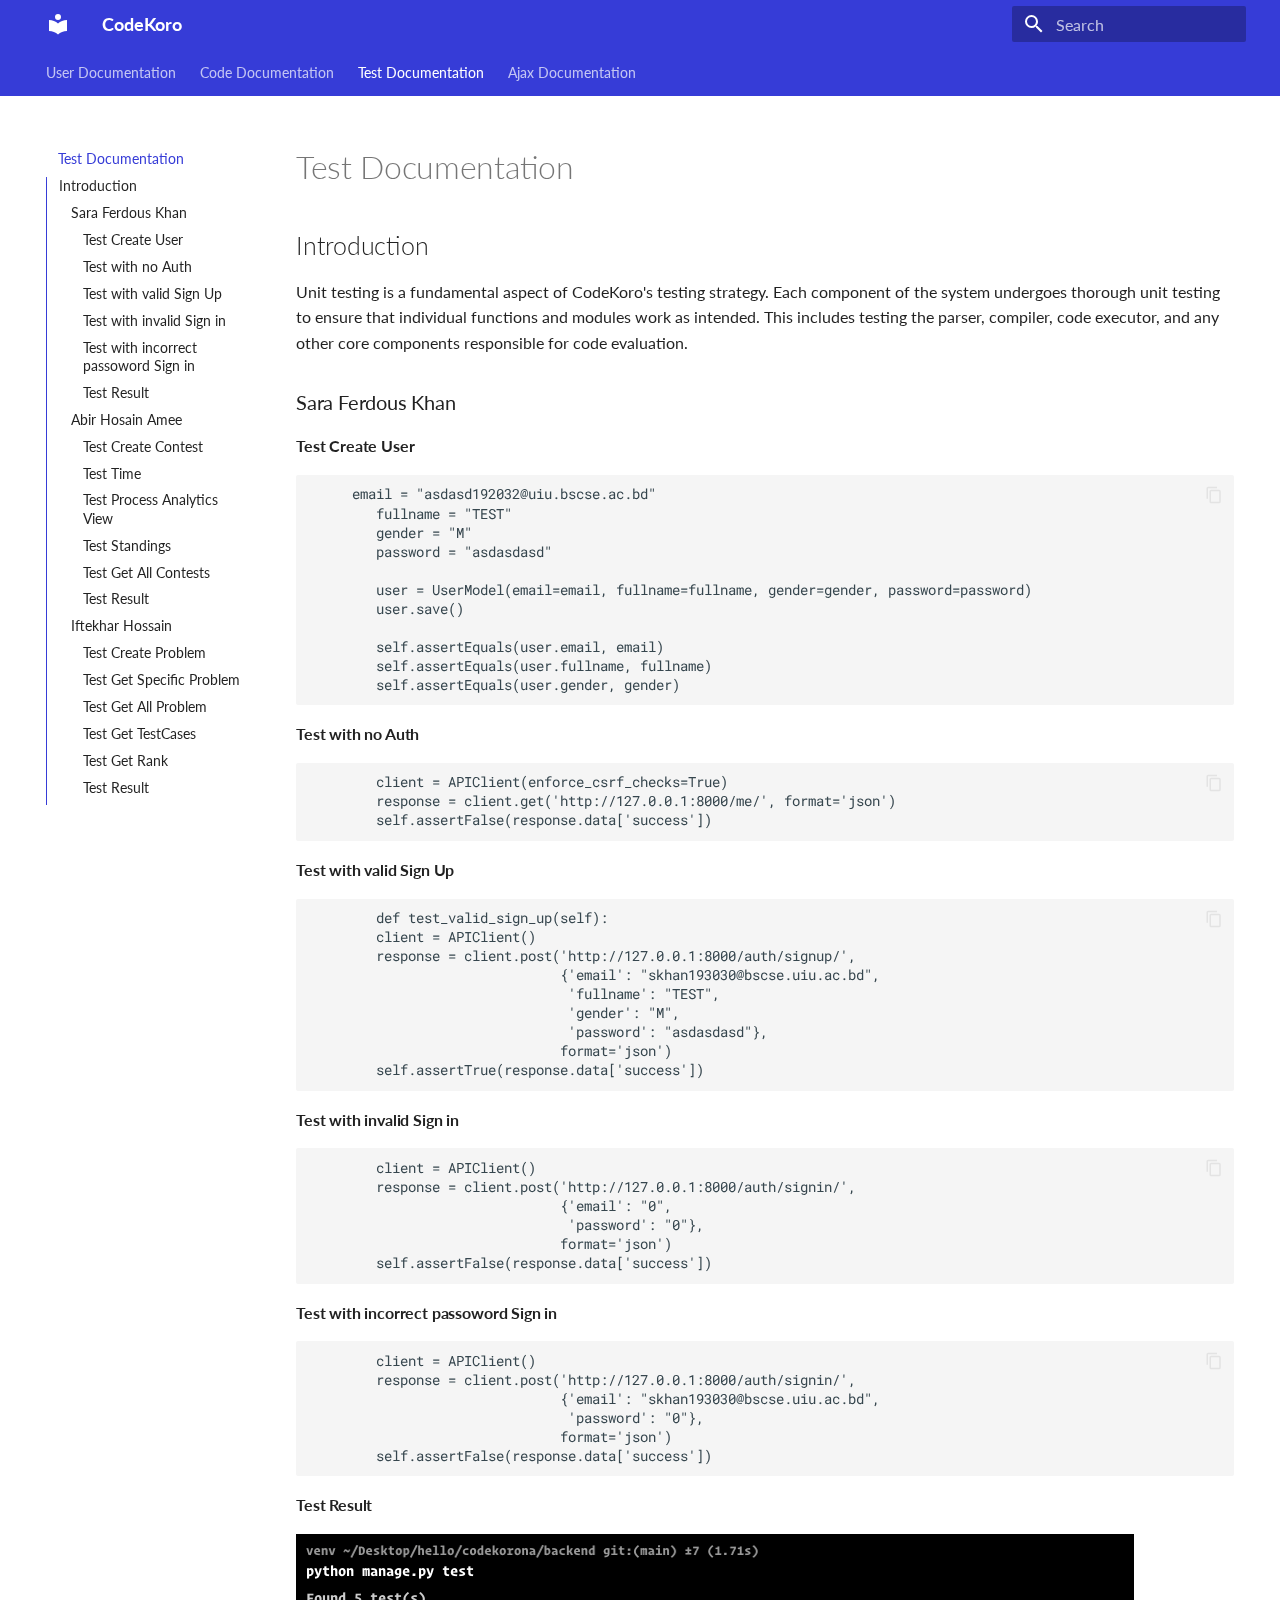
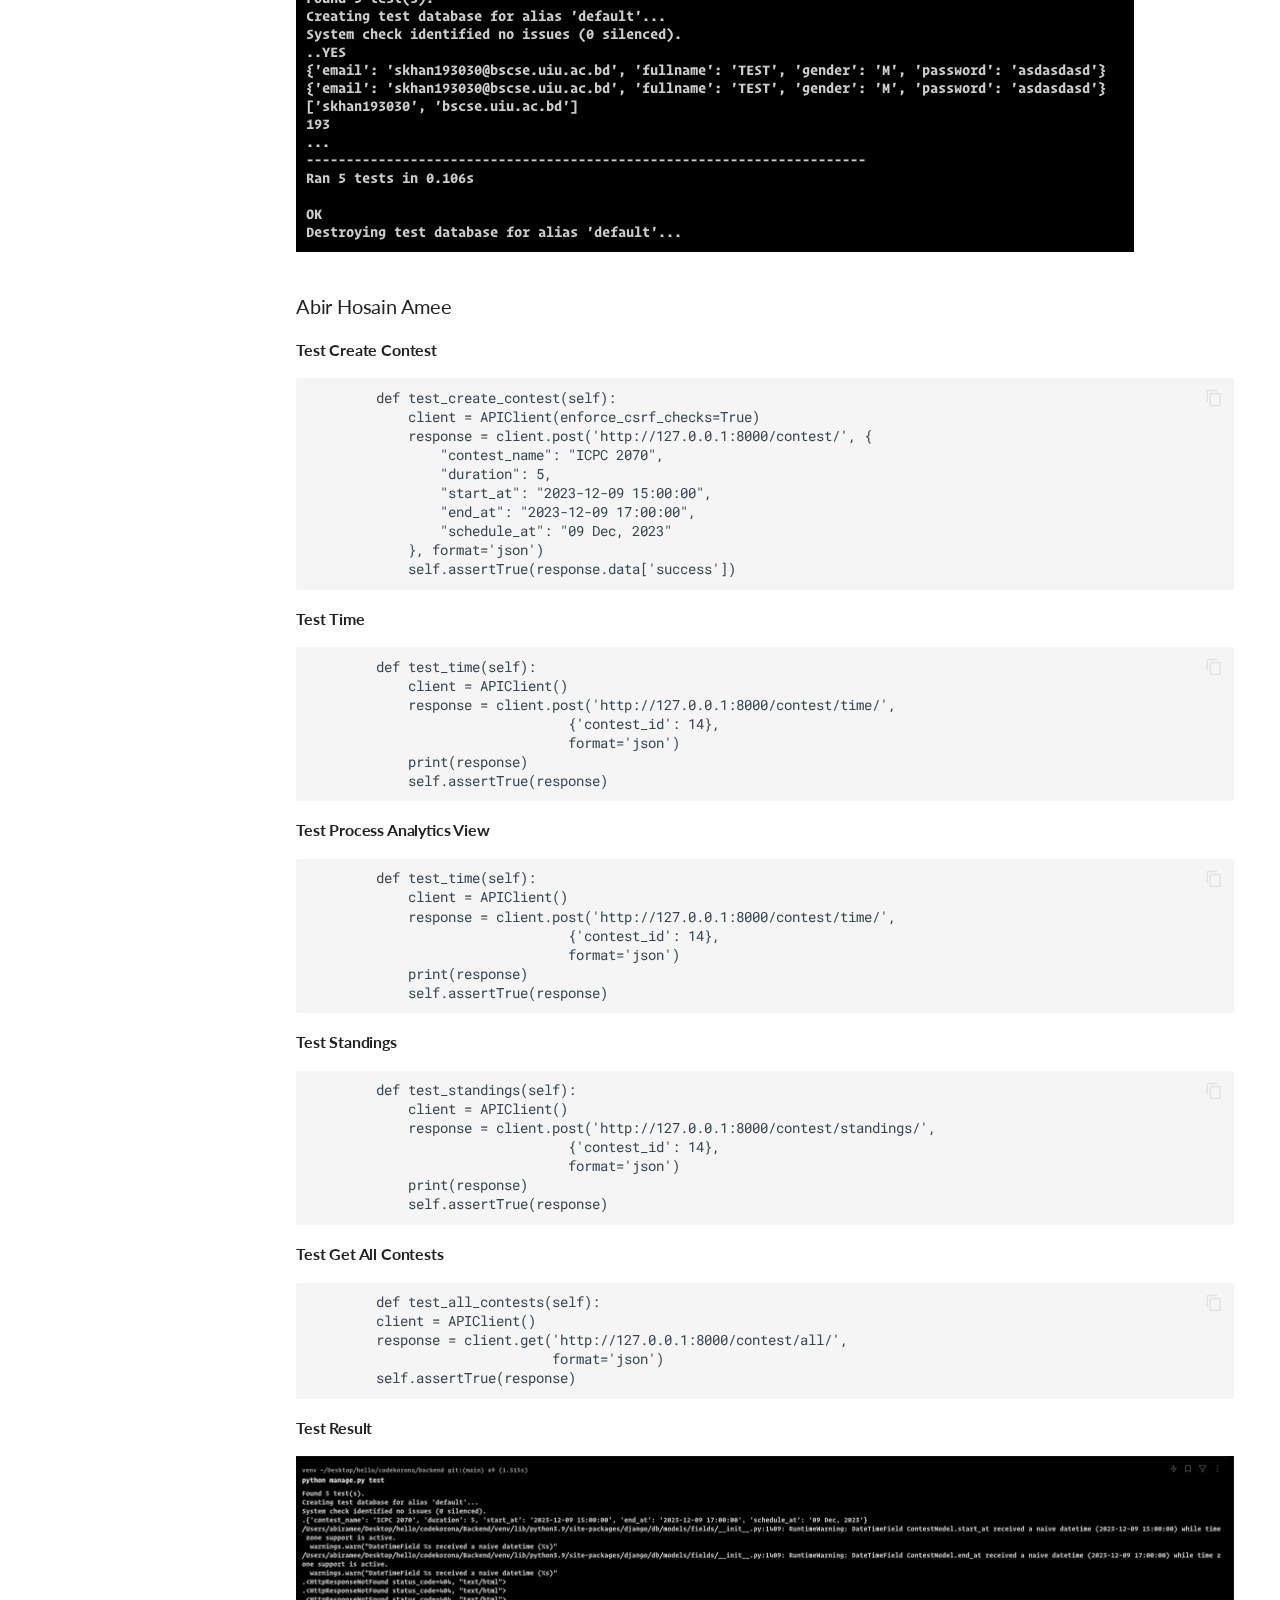
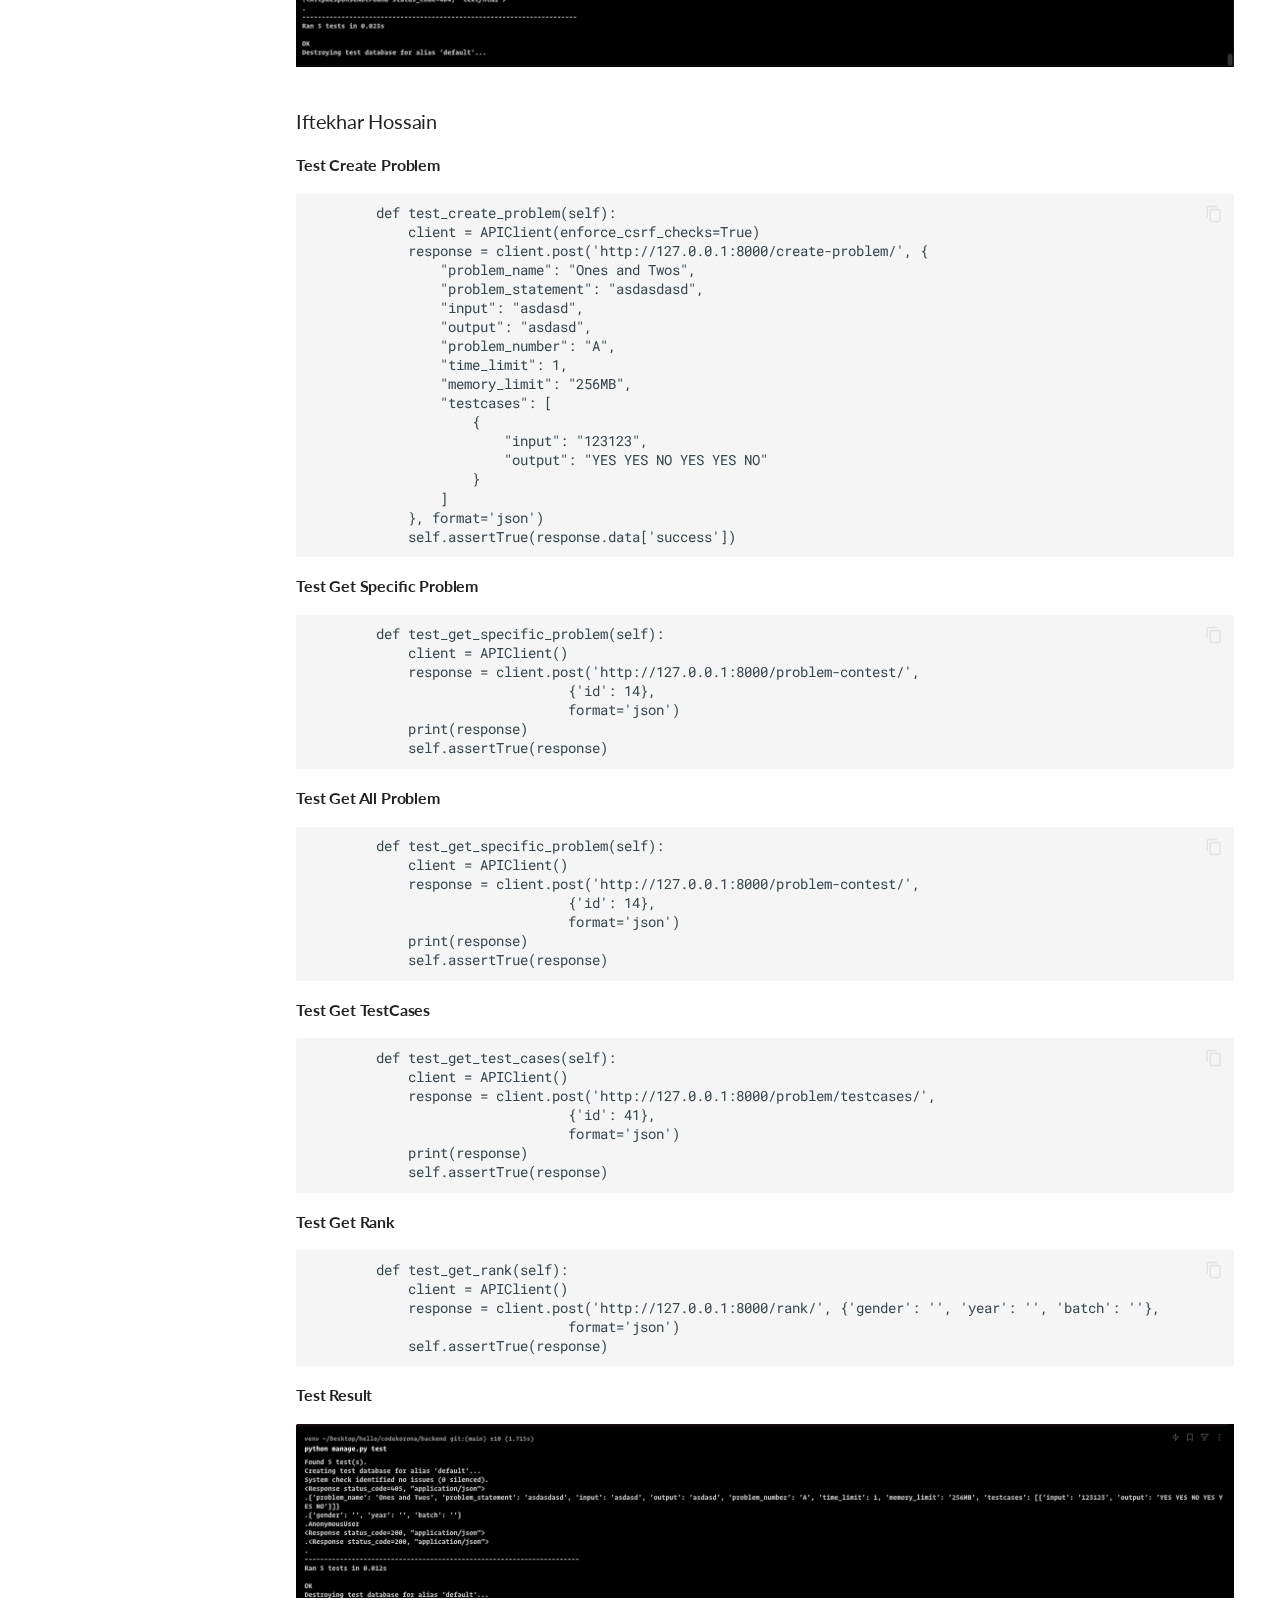
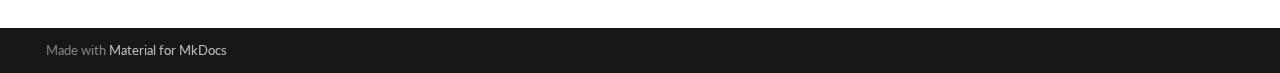
<file: test-documentation/index.html>
<!doctype html>
<html lang="en" class="no-js">
  <head>
    
      <meta charset="utf-8">
      <meta name="viewport" content="width=device-width,initial-scale=1">
      
      
      
      
        <link rel="prev" href="../code-documentation/">
      
      
        <link rel="next" href="../ajax-documentation/">
      
      
      <link rel="icon" href="../assets/images/favicon.png">
      <meta name="generator" content="mkdocs-1.5.3, mkdocs-material-9.5.3">
    
    
      
        <title>Test Documentation - CodeKoro</title>
      
    
    
      <link rel="stylesheet" href="../assets/stylesheets/main.50c56a3b.min.css">
      
      


    
    
      
    
    
      
        
        
        <link rel="preconnect" href="https://fonts.gstatic.com" crossorigin>
        <link rel="stylesheet" href="https://fonts.googleapis.com/css?family=Roboto:300,300i,400,400i,700,700i%7CRoboto+Mono:400,400i,700,700i&display=fallback">
        <style>:root{--md-text-font:"Roboto";--md-code-font:"Roboto Mono"}</style>
      
    
    
      <link rel="stylesheet" href="../stylesheets/extra.css">
    
    <script>__md_scope=new URL("..",location),__md_hash=e=>[...e].reduce((e,_)=>(e<<5)-e+_.charCodeAt(0),0),__md_get=(e,_=localStorage,t=__md_scope)=>JSON.parse(_.getItem(t.pathname+"."+e)),__md_set=(e,_,t=localStorage,a=__md_scope)=>{try{t.setItem(a.pathname+"."+e,JSON.stringify(_))}catch(e){}}</script>
    
      

    
    
    
  </head>
  
  
    <body dir="ltr">
  
    
    <input class="md-toggle" data-md-toggle="drawer" type="checkbox" id="__drawer" autocomplete="off">
    <input class="md-toggle" data-md-toggle="search" type="checkbox" id="__search" autocomplete="off">
    <label class="md-overlay" for="__drawer"></label>
    <div data-md-component="skip">
      
        
        <a href="#introduction" class="md-skip">
          Skip to content
        </a>
      
    </div>
    <div data-md-component="announce">
      
    </div>
    
    
      

<header class="md-header" data-md-component="header">
  <nav class="md-header__inner md-grid" aria-label="Header">
    <a href=".." title="CodeKoro" class="md-header__button md-logo" aria-label="CodeKoro" data-md-component="logo">
      
  
  <svg xmlns="http://www.w3.org/2000/svg" viewBox="0 0 24 24"><path d="M12 8a3 3 0 0 0 3-3 3 3 0 0 0-3-3 3 3 0 0 0-3 3 3 3 0 0 0 3 3m0 3.54C9.64 9.35 6.5 8 3 8v11c3.5 0 6.64 1.35 9 3.54 2.36-2.19 5.5-3.54 9-3.54V8c-3.5 0-6.64 1.35-9 3.54Z"/></svg>

    </a>
    <label class="md-header__button md-icon" for="__drawer">
      
      <svg xmlns="http://www.w3.org/2000/svg" viewBox="0 0 24 24"><path d="M3 6h18v2H3V6m0 5h18v2H3v-2m0 5h18v2H3v-2Z"/></svg>
    </label>
    <div class="md-header__title" data-md-component="header-title">
      <div class="md-header__ellipsis">
        <div class="md-header__topic">
          <span class="md-ellipsis">
            CodeKoro
          </span>
        </div>
        <div class="md-header__topic" data-md-component="header-topic">
          <span class="md-ellipsis">
            
              Test Documentation
            
          </span>
        </div>
      </div>
    </div>
    
    
      <script>var media,input,key,value,palette=__md_get("__palette");if(palette&&palette.color){"(prefers-color-scheme)"===palette.color.media&&(media=matchMedia("(prefers-color-scheme: light)"),input=document.querySelector(media.matches?"[data-md-color-media='(prefers-color-scheme: light)']":"[data-md-color-media='(prefers-color-scheme: dark)']"),palette.color.media=input.getAttribute("data-md-color-media"),palette.color.scheme=input.getAttribute("data-md-color-scheme"),palette.color.primary=input.getAttribute("data-md-color-primary"),palette.color.accent=input.getAttribute("data-md-color-accent"));for([key,value]of Object.entries(palette.color))document.body.setAttribute("data-md-color-"+key,value)}</script>
    
    
    
      <label class="md-header__button md-icon" for="__search">
        
        <svg xmlns="http://www.w3.org/2000/svg" viewBox="0 0 24 24"><path d="M9.5 3A6.5 6.5 0 0 1 16 9.5c0 1.61-.59 3.09-1.56 4.23l.27.27h.79l5 5-1.5 1.5-5-5v-.79l-.27-.27A6.516 6.516 0 0 1 9.5 16 6.5 6.5 0 0 1 3 9.5 6.5 6.5 0 0 1 9.5 3m0 2C7 5 5 7 5 9.5S7 14 9.5 14 14 12 14 9.5 12 5 9.5 5Z"/></svg>
      </label>
      <div class="md-search" data-md-component="search" role="dialog">
  <label class="md-search__overlay" for="__search"></label>
  <div class="md-search__inner" role="search">
    <form class="md-search__form" name="search">
      <input type="text" class="md-search__input" name="query" aria-label="Search" placeholder="Search" autocapitalize="off" autocorrect="off" autocomplete="off" spellcheck="false" data-md-component="search-query" required>
      <label class="md-search__icon md-icon" for="__search">
        
        <svg xmlns="http://www.w3.org/2000/svg" viewBox="0 0 24 24"><path d="M9.5 3A6.5 6.5 0 0 1 16 9.5c0 1.61-.59 3.09-1.56 4.23l.27.27h.79l5 5-1.5 1.5-5-5v-.79l-.27-.27A6.516 6.516 0 0 1 9.5 16 6.5 6.5 0 0 1 3 9.5 6.5 6.5 0 0 1 9.5 3m0 2C7 5 5 7 5 9.5S7 14 9.5 14 14 12 14 9.5 12 5 9.5 5Z"/></svg>
        
        <svg xmlns="http://www.w3.org/2000/svg" viewBox="0 0 24 24"><path d="M20 11v2H8l5.5 5.5-1.42 1.42L4.16 12l7.92-7.92L13.5 5.5 8 11h12Z"/></svg>
      </label>
      <nav class="md-search__options" aria-label="Search">
        
        <button type="reset" class="md-search__icon md-icon" title="Clear" aria-label="Clear" tabindex="-1">
          
          <svg xmlns="http://www.w3.org/2000/svg" viewBox="0 0 24 24"><path d="M19 6.41 17.59 5 12 10.59 6.41 5 5 6.41 10.59 12 5 17.59 6.41 19 12 13.41 17.59 19 19 17.59 13.41 12 19 6.41Z"/></svg>
        </button>
      </nav>
      
        <div class="md-search__suggest" data-md-component="search-suggest"></div>
      
    </form>
    <div class="md-search__output">
      <div class="md-search__scrollwrap" data-md-scrollfix>
        <div class="md-search-result" data-md-component="search-result">
          <div class="md-search-result__meta">
            Initializing search
          </div>
          <ol class="md-search-result__list" role="presentation"></ol>
        </div>
      </div>
    </div>
  </div>
</div>
    
    
  </nav>
  
</header>
    
    <div class="md-container" data-md-component="container">
      
      
        
          
            
<nav class="md-tabs" aria-label="Tabs" data-md-component="tabs">
  <div class="md-grid">
    <ul class="md-tabs__list">
      
        
  
  
  
    <li class="md-tabs__item">
      <a href=".." class="md-tabs__link">
        
  
    
  
  User Documentation

      </a>
    </li>
  

      
        
  
  
  
    <li class="md-tabs__item">
      <a href="../code-documentation/" class="md-tabs__link">
        
  
    
  
  Code Documentation

      </a>
    </li>
  

      
        
  
  
    
  
  
    <li class="md-tabs__item md-tabs__item--active">
      <a href="./" class="md-tabs__link">
        
  
    
  
  Test Documentation

      </a>
    </li>
  

      
        
  
  
  
    <li class="md-tabs__item">
      <a href="../ajax-documentation/" class="md-tabs__link">
        
  
    
  
  Ajax Documentation

      </a>
    </li>
  

      
    </ul>
  </div>
</nav>
          
        
      
      <main class="md-main" data-md-component="main">
        <div class="md-main__inner md-grid">
          
            
              
              <div class="md-sidebar md-sidebar--primary" data-md-component="sidebar" data-md-type="navigation" >
                <div class="md-sidebar__scrollwrap">
                  <div class="md-sidebar__inner">
                    


  


  

<nav class="md-nav md-nav--primary md-nav--lifted md-nav--integrated" aria-label="Navigation" data-md-level="0">
  <label class="md-nav__title" for="__drawer">
    <a href=".." title="CodeKoro" class="md-nav__button md-logo" aria-label="CodeKoro" data-md-component="logo">
      
  
  <svg xmlns="http://www.w3.org/2000/svg" viewBox="0 0 24 24"><path d="M12 8a3 3 0 0 0 3-3 3 3 0 0 0-3-3 3 3 0 0 0-3 3 3 3 0 0 0 3 3m0 3.54C9.64 9.35 6.5 8 3 8v11c3.5 0 6.64 1.35 9 3.54 2.36-2.19 5.5-3.54 9-3.54V8c-3.5 0-6.64 1.35-9 3.54Z"/></svg>

    </a>
    CodeKoro
  </label>
  
  <ul class="md-nav__list" data-md-scrollfix>
    
      
      
  
  
  
  
    <li class="md-nav__item">
      <a href=".." class="md-nav__link">
        
  
  <span class="md-ellipsis">
    User Documentation
  </span>
  

      </a>
    </li>
  

    
      
      
  
  
  
  
    <li class="md-nav__item">
      <a href="../code-documentation/" class="md-nav__link">
        
  
  <span class="md-ellipsis">
    Code Documentation
  </span>
  

      </a>
    </li>
  

    
      
      
  
  
    
  
  
  
    <li class="md-nav__item md-nav__item--active">
      
      <input class="md-nav__toggle md-toggle" type="checkbox" id="__toc">
      
      
      
        <label class="md-nav__link md-nav__link--active" for="__toc">
          
  
  <span class="md-ellipsis">
    Test Documentation
  </span>
  

          <span class="md-nav__icon md-icon"></span>
        </label>
      
      <a href="./" class="md-nav__link md-nav__link--active">
        
  
  <span class="md-ellipsis">
    Test Documentation
  </span>
  

      </a>
      
        

<nav class="md-nav md-nav--secondary" aria-label="Table of contents">
  
  
  
  
    <label class="md-nav__title" for="__toc">
      <span class="md-nav__icon md-icon"></span>
      Table of contents
    </label>
    <ul class="md-nav__list" data-md-component="toc" data-md-scrollfix>
      
        <li class="md-nav__item">
  <a href="#introduction" class="md-nav__link">
    <span class="md-ellipsis">
      Introduction
    </span>
  </a>
  
    <nav class="md-nav" aria-label="Introduction">
      <ul class="md-nav__list">
        
          <li class="md-nav__item">
  <a href="#sara-ferdous-khan" class="md-nav__link">
    <span class="md-ellipsis">
      Sara Ferdous Khan
    </span>
  </a>
  
    <nav class="md-nav" aria-label="Sara Ferdous Khan">
      <ul class="md-nav__list">
        
          <li class="md-nav__item">
  <a href="#test-create-user" class="md-nav__link">
    <span class="md-ellipsis">
      Test Create User
    </span>
  </a>
  
</li>
        
          <li class="md-nav__item">
  <a href="#test-with-no-auth" class="md-nav__link">
    <span class="md-ellipsis">
      Test with no Auth
    </span>
  </a>
  
</li>
        
          <li class="md-nav__item">
  <a href="#test-with-valid-sign-up" class="md-nav__link">
    <span class="md-ellipsis">
      Test with valid Sign Up
    </span>
  </a>
  
</li>
        
          <li class="md-nav__item">
  <a href="#test-with-invalid-sign-in" class="md-nav__link">
    <span class="md-ellipsis">
      Test with invalid Sign in
    </span>
  </a>
  
</li>
        
          <li class="md-nav__item">
  <a href="#test-with-incorrect-passoword-sign-in" class="md-nav__link">
    <span class="md-ellipsis">
      Test with incorrect passoword Sign in
    </span>
  </a>
  
</li>
        
          <li class="md-nav__item">
  <a href="#test-result" class="md-nav__link">
    <span class="md-ellipsis">
      Test Result
    </span>
  </a>
  
</li>
        
      </ul>
    </nav>
  
</li>
        
          <li class="md-nav__item">
  <a href="#abir-hosain-amee" class="md-nav__link">
    <span class="md-ellipsis">
      Abir Hosain Amee
    </span>
  </a>
  
    <nav class="md-nav" aria-label="Abir Hosain Amee">
      <ul class="md-nav__list">
        
          <li class="md-nav__item">
  <a href="#test-create-contest" class="md-nav__link">
    <span class="md-ellipsis">
      Test Create Contest
    </span>
  </a>
  
</li>
        
          <li class="md-nav__item">
  <a href="#test-time" class="md-nav__link">
    <span class="md-ellipsis">
      Test Time
    </span>
  </a>
  
</li>
        
          <li class="md-nav__item">
  <a href="#test-process-analytics-view" class="md-nav__link">
    <span class="md-ellipsis">
      Test Process Analytics View
    </span>
  </a>
  
</li>
        
          <li class="md-nav__item">
  <a href="#test-standings" class="md-nav__link">
    <span class="md-ellipsis">
      Test Standings
    </span>
  </a>
  
</li>
        
          <li class="md-nav__item">
  <a href="#test-get-all-contests" class="md-nav__link">
    <span class="md-ellipsis">
      Test Get All Contests
    </span>
  </a>
  
</li>
        
          <li class="md-nav__item">
  <a href="#test-result_1" class="md-nav__link">
    <span class="md-ellipsis">
      Test Result
    </span>
  </a>
  
</li>
        
      </ul>
    </nav>
  
</li>
        
          <li class="md-nav__item">
  <a href="#iftekhar-hossain" class="md-nav__link">
    <span class="md-ellipsis">
      Iftekhar Hossain
    </span>
  </a>
  
    <nav class="md-nav" aria-label="Iftekhar Hossain">
      <ul class="md-nav__list">
        
          <li class="md-nav__item">
  <a href="#test-create-problem" class="md-nav__link">
    <span class="md-ellipsis">
      Test Create Problem
    </span>
  </a>
  
</li>
        
          <li class="md-nav__item">
  <a href="#test-get-specific-problem" class="md-nav__link">
    <span class="md-ellipsis">
      Test Get Specific Problem
    </span>
  </a>
  
</li>
        
          <li class="md-nav__item">
  <a href="#test-get-all-problem" class="md-nav__link">
    <span class="md-ellipsis">
      Test Get All Problem
    </span>
  </a>
  
</li>
        
          <li class="md-nav__item">
  <a href="#test-get-testcases" class="md-nav__link">
    <span class="md-ellipsis">
      Test Get TestCases
    </span>
  </a>
  
</li>
        
          <li class="md-nav__item">
  <a href="#test-get-rank" class="md-nav__link">
    <span class="md-ellipsis">
      Test Get Rank
    </span>
  </a>
  
</li>
        
          <li class="md-nav__item">
  <a href="#test-result_2" class="md-nav__link">
    <span class="md-ellipsis">
      Test Result
    </span>
  </a>
  
</li>
        
      </ul>
    </nav>
  
</li>
        
      </ul>
    </nav>
  
</li>
      
    </ul>
  
</nav>
      
    </li>
  

    
      
      
  
  
  
  
    <li class="md-nav__item">
      <a href="../ajax-documentation/" class="md-nav__link">
        
  
  <span class="md-ellipsis">
    Ajax Documentation
  </span>
  

      </a>
    </li>
  

    
  </ul>
</nav>
                  </div>
                </div>
              </div>
            
            
          
          
            <div class="md-content" data-md-component="content">
              <article class="md-content__inner md-typeset">
                
                  


  <h1>Test Documentation</h1>

<h2 id="introduction">Introduction</h2>
<p>Unit testing is a fundamental aspect of CodeKoro's testing strategy. Each component of the system undergoes thorough unit testing to ensure that individual functions and modules work as intended. This includes testing the parser, compiler, code executor, and any other core components responsible for code evaluation.</p>
<h3 id="sara-ferdous-khan">Sara Ferdous Khan</h3>
<h4 id="test-create-user">Test Create User</h4>
<pre><code class="language-py">     email = &quot;asdasd192032@uiu.bscse.ac.bd&quot;
        fullname = &quot;TEST&quot;
        gender = &quot;M&quot;
        password = &quot;asdasdasd&quot;

        user = UserModel(email=email, fullname=fullname, gender=gender, password=password)
        user.save()

        self.assertEquals(user.email, email)
        self.assertEquals(user.fullname, fullname)
        self.assertEquals(user.gender, gender)
</code></pre>
<h4 id="test-with-no-auth">Test with no Auth</h4>
<pre><code class="language-py">        client = APIClient(enforce_csrf_checks=True)
        response = client.get('http://127.0.0.1:8000/me/', format='json')
        self.assertFalse(response.data['success'])
</code></pre>
<h4 id="test-with-valid-sign-up">Test with valid Sign Up</h4>
<pre><code class="language-py">        def test_valid_sign_up(self):
        client = APIClient()
        response = client.post('http://127.0.0.1:8000/auth/signup/',
                               {'email': &quot;skhan193030@bscse.uiu.ac.bd&quot;,
                                'fullname': &quot;TEST&quot;,
                                'gender': &quot;M&quot;,
                                'password': &quot;asdasdasd&quot;},
                               format='json')
        self.assertTrue(response.data['success'])
</code></pre>
<h4 id="test-with-invalid-sign-in">Test with invalid Sign in</h4>
<pre><code class="language-py">        client = APIClient()
        response = client.post('http://127.0.0.1:8000/auth/signin/',
                               {'email': &quot;0&quot;,
                                'password': &quot;0&quot;},
                               format='json')
        self.assertFalse(response.data['success'])
</code></pre>
<h4 id="test-with-incorrect-passoword-sign-in">Test with incorrect passoword Sign in</h4>
<pre><code class="language-py">        client = APIClient()
        response = client.post('http://127.0.0.1:8000/auth/signin/',
                               {'email': &quot;skhan193030@bscse.uiu.ac.bd&quot;,
                                'password': &quot;0&quot;},
                               format='json')
        self.assertFalse(response.data['success'])
</code></pre>
<h4 id="test-result">Test Result</h4>
<p><img alt="asset" src="../assets/sara-test.png" /></p>
<h3 id="abir-hosain-amee">Abir Hosain Amee</h3>
<h4 id="test-create-contest">Test Create Contest</h4>
<pre><code class="language-py">        def test_create_contest(self):
            client = APIClient(enforce_csrf_checks=True)
            response = client.post('http://127.0.0.1:8000/contest/', {
                &quot;contest_name&quot;: &quot;ICPC 2070&quot;,
                &quot;duration&quot;: 5,
                &quot;start_at&quot;: &quot;2023-12-09 15:00:00&quot;,
                &quot;end_at&quot;: &quot;2023-12-09 17:00:00&quot;,
                &quot;schedule_at&quot;: &quot;09 Dec, 2023&quot;
            }, format='json')
            self.assertTrue(response.data['success'])
</code></pre>
<h4 id="test-time">Test Time</h4>
<pre><code class="language-py">        def test_time(self):
            client = APIClient()
            response = client.post('http://127.0.0.1:8000/contest/time/',
                                {'contest_id': 14},
                                format='json')
            print(response)
            self.assertTrue(response)
</code></pre>
<h4 id="test-process-analytics-view">Test Process Analytics View</h4>
<pre><code class="language-py">        def test_time(self):
            client = APIClient()
            response = client.post('http://127.0.0.1:8000/contest/time/',
                                {'contest_id': 14},
                                format='json')
            print(response)
            self.assertTrue(response)
</code></pre>
<h4 id="test-standings">Test Standings</h4>
<pre><code class="language-py">        def test_standings(self):
            client = APIClient()
            response = client.post('http://127.0.0.1:8000/contest/standings/',
                                {'contest_id': 14},
                                format='json')
            print(response)
            self.assertTrue(response)
</code></pre>
<h4 id="test-get-all-contests">Test Get All Contests</h4>
<pre><code class="language-py">        def test_all_contests(self):
        client = APIClient()
        response = client.get('http://127.0.0.1:8000/contest/all/',
                              format='json')
        self.assertTrue(response)
</code></pre>
<h4 id="test-result_1">Test Result</h4>
<p><img alt="asset" src="../assets/test-abir.png" /></p>
<h3 id="iftekhar-hossain">Iftekhar Hossain</h3>
<h4 id="test-create-problem">Test Create Problem</h4>
<pre><code class="language-py">        def test_create_problem(self):
            client = APIClient(enforce_csrf_checks=True)
            response = client.post('http://127.0.0.1:8000/create-problem/', {
                &quot;problem_name&quot;: &quot;Ones and Twos&quot;,
                &quot;problem_statement&quot;: &quot;asdasdasd&quot;,
                &quot;input&quot;: &quot;asdasd&quot;,
                &quot;output&quot;: &quot;asdasd&quot;,
                &quot;problem_number&quot;: &quot;A&quot;,
                &quot;time_limit&quot;: 1,
                &quot;memory_limit&quot;: &quot;256MB&quot;,
                &quot;testcases&quot;: [
                    {
                        &quot;input&quot;: &quot;123123&quot;,
                        &quot;output&quot;: &quot;YES YES NO YES YES NO&quot;
                    }
                ]
            }, format='json')
            self.assertTrue(response.data['success'])
</code></pre>
<h4 id="test-get-specific-problem">Test Get Specific Problem</h4>
<pre><code class="language-py">        def test_get_specific_problem(self):
            client = APIClient()
            response = client.post('http://127.0.0.1:8000/problem-contest/',
                                {'id': 14},
                                format='json')
            print(response)
            self.assertTrue(response)
</code></pre>
<h4 id="test-get-all-problem">Test Get All Problem</h4>
<pre><code class="language-py">        def test_get_specific_problem(self):
            client = APIClient()
            response = client.post('http://127.0.0.1:8000/problem-contest/',
                                {'id': 14},
                                format='json')
            print(response)
            self.assertTrue(response)
</code></pre>
<h4 id="test-get-testcases">Test Get TestCases</h4>
<pre><code class="language-py">        def test_get_test_cases(self):
            client = APIClient()
            response = client.post('http://127.0.0.1:8000/problem/testcases/',
                                {'id': 41},
                                format='json')
            print(response)
            self.assertTrue(response)
</code></pre>
<h4 id="test-get-rank">Test Get Rank</h4>
<pre><code class="language-py">        def test_get_rank(self):
            client = APIClient()
            response = client.post('http://127.0.0.1:8000/rank/', {'gender': '', 'year': '', 'batch': ''},
                                format='json')
            self.assertTrue(response)
</code></pre>
<h4 id="test-result_2">Test Result</h4>
<p><img alt="asset" src="../assets/test-ifti.png" /></p>












                
              </article>
            </div>
          
          
  <script>var tabs=__md_get("__tabs");if(Array.isArray(tabs))e:for(var set of document.querySelectorAll(".tabbed-set")){var tab,labels=set.querySelector(".tabbed-labels");for(tab of tabs)for(var label of labels.getElementsByTagName("label"))if(label.innerText.trim()===tab){var input=document.getElementById(label.htmlFor);input.checked=!0;continue e}}</script>

<script>var target=document.getElementById(location.hash.slice(1));target&&target.name&&(target.checked=target.name.startsWith("__tabbed_"))</script>
        </div>
        
          <button type="button" class="md-top md-icon" data-md-component="top" hidden>
  
  <svg xmlns="http://www.w3.org/2000/svg" viewBox="0 0 24 24"><path d="M13 20h-2V8l-5.5 5.5-1.42-1.42L12 4.16l7.92 7.92-1.42 1.42L13 8v12Z"/></svg>
  Back to top
</button>
        
      </main>
      
        <footer class="md-footer">
  
  <div class="md-footer-meta md-typeset">
    <div class="md-footer-meta__inner md-grid">
      <div class="md-copyright">
  
  
    Made with
    <a href="https://squidfunk.github.io/mkdocs-material/" target="_blank" rel="noopener">
      Material for MkDocs
    </a>
  
</div>
      
    </div>
  </div>
</footer>
      
    </div>
    <div class="md-dialog" data-md-component="dialog">
      <div class="md-dialog__inner md-typeset"></div>
    </div>
    
    
    <script id="__config" type="application/json">{"base": "..", "features": ["navigation.tabs", "navigation.sections", "toc.integrate", "navigation.top", "search.suggest", "search.highlight", "content.tabs.link", "content.code.annotation", "content.code.copy", "navigation.expand", "content.code.select"], "search": "../assets/javascripts/workers/search.f886a092.min.js", "translations": {"clipboard.copied": "Copied to clipboard", "clipboard.copy": "Copy to clipboard", "search.result.more.one": "1 more on this page", "search.result.more.other": "# more on this page", "search.result.none": "No matching documents", "search.result.one": "1 matching document", "search.result.other": "# matching documents", "search.result.placeholder": "Type to start searching", "search.result.term.missing": "Missing", "select.version": "Select version"}}</script>
    
    
      <script src="../assets/javascripts/bundle.d7c377c4.min.js"></script>
      
    
  </body>
</html>
</file>
<file: stylesheets/extra.css>
@import url('https://fonts.googleapis.com/css?family=Lato&display=swap');
:root {
    --md-primary-fg-color:        #363CD7;
    --md-primary-fg-color--light: #000000;
    --md-primary-fg-color--dark:  #90030C;
    --md-text-font: "Lato"; 
  }
</file>
<file: assets/stylesheets/main.50c56a3b.min.css>
@charset "UTF-8";html{-webkit-text-size-adjust:none;-moz-text-size-adjust:none;text-size-adjust:none;box-sizing:border-box}*,:after,:before{box-sizing:inherit}@media (prefers-reduced-motion){*,:after,:before{transition:none!important}}body{margin:0}a,button,input,label{-webkit-tap-highlight-color:transparent}a{color:inherit;text-decoration:none}hr{border:0;box-sizing:initial;display:block;height:.05rem;overflow:visible;padding:0}small{font-size:80%}sub,sup{line-height:1em}img{border-style:none}table{border-collapse:initial;border-spacing:0}td,th{font-weight:400;vertical-align:top}button{background:#0000;border:0;font-family:inherit;font-size:inherit;margin:0;padding:0}input{border:0;outline:none}:root{--md-primary-fg-color:#4051b5;--md-primary-fg-color--light:#5d6cc0;--md-primary-fg-color--dark:#303fa1;--md-primary-bg-color:#fff;--md-primary-bg-color--light:#ffffffb3;--md-accent-fg-color:#526cfe;--md-accent-fg-color--transparent:#526cfe1a;--md-accent-bg-color:#fff;--md-accent-bg-color--light:#ffffffb3}[data-md-color-scheme=default]{color-scheme:light}[data-md-color-scheme=default] img[src$="#gh-dark-mode-only"],[data-md-color-scheme=default] img[src$="#only-dark"]{display:none}:root,[data-md-color-scheme=default]{--md-hue:225deg;--md-default-fg-color:#000000de;--md-default-fg-color--light:#0000008a;--md-default-fg-color--lighter:#00000052;--md-default-fg-color--lightest:#00000012;--md-default-bg-color:#fff;--md-default-bg-color--light:#ffffffb3;--md-default-bg-color--lighter:#ffffff4d;--md-default-bg-color--lightest:#ffffff1f;--md-code-fg-color:#36464e;--md-code-bg-color:#f5f5f5;--md-code-hl-color:#4287ff;--md-code-hl-color--light:#4287ff1a;--md-code-hl-number-color:#d52a2a;--md-code-hl-special-color:#db1457;--md-code-hl-function-color:#a846b9;--md-code-hl-constant-color:#6e59d9;--md-code-hl-keyword-color:#3f6ec6;--md-code-hl-string-color:#1c7d4d;--md-code-hl-name-color:var(--md-code-fg-color);--md-code-hl-operator-color:var(--md-default-fg-color--light);--md-code-hl-punctuation-color:var(--md-default-fg-color--light);--md-code-hl-comment-color:var(--md-default-fg-color--light);--md-code-hl-generic-color:var(--md-default-fg-color--light);--md-code-hl-variable-color:var(--md-default-fg-color--light);--md-typeset-color:var(--md-default-fg-color);--md-typeset-a-color:var(--md-primary-fg-color);--md-typeset-del-color:#f5503d26;--md-typeset-ins-color:#0bd57026;--md-typeset-kbd-color:#fafafa;--md-typeset-kbd-accent-color:#fff;--md-typeset-kbd-border-color:#b8b8b8;--md-typeset-mark-color:#ffff0080;--md-typeset-table-color:#0000001f;--md-typeset-table-color--light:rgba(0,0,0,.035);--md-admonition-fg-color:var(--md-default-fg-color);--md-admonition-bg-color:var(--md-default-bg-color);--md-warning-fg-color:#000000de;--md-warning-bg-color:#ff9;--md-footer-fg-color:#fff;--md-footer-fg-color--light:#ffffffb3;--md-footer-fg-color--lighter:#ffffff73;--md-footer-bg-color:#000000de;--md-footer-bg-color--dark:#00000052;--md-shadow-z1:0 0.2rem 0.5rem #0000000d,0 0 0.05rem #0000001a;--md-shadow-z2:0 0.2rem 0.5rem #0000001a,0 0 0.05rem #00000040;--md-shadow-z3:0 0.2rem 0.5rem #0003,0 0 0.05rem #00000059}.md-icon svg{fill:currentcolor;display:block;height:1.2rem;width:1.2rem}body{-webkit-font-smoothing:antialiased;-moz-osx-font-smoothing:grayscale;--md-text-font-family:var(--md-text-font,_),-apple-system,BlinkMacSystemFont,Helvetica,Arial,sans-serif;--md-code-font-family:var(--md-code-font,_),SFMono-Regular,Consolas,Menlo,monospace}aside,body,input{font-feature-settings:"kern","liga";color:var(--md-typeset-color);font-family:var(--md-text-font-family)}code,kbd,pre{font-feature-settings:"kern";font-family:var(--md-code-font-family)}:root{--md-typeset-table-sort-icon:url('data:image/svg+xml;charset=utf-8,<svg xmlns="http://www.w3.org/2000/svg" viewBox="0 0 24 24"><path d="m18 21-4-4h3V7h-3l4-4 4 4h-3v10h3M2 19v-2h10v2M2 13v-2h7v2M2 7V5h4v2H2Z"/></svg>');--md-typeset-table-sort-icon--asc:url('data:image/svg+xml;charset=utf-8,<svg xmlns="http://www.w3.org/2000/svg" viewBox="0 0 24 24"><path d="M19 17h3l-4 4-4-4h3V3h2M2 17h10v2H2M6 5v2H2V5m0 6h7v2H2v-2Z"/></svg>');--md-typeset-table-sort-icon--desc:url('data:image/svg+xml;charset=utf-8,<svg xmlns="http://www.w3.org/2000/svg" viewBox="0 0 24 24"><path d="M19 7h3l-4-4-4 4h3v14h2M2 17h10v2H2M6 5v2H2V5m0 6h7v2H2v-2Z"/></svg>')}.md-typeset{-webkit-print-color-adjust:exact;color-adjust:exact;font-size:.8rem;line-height:1.6}@media print{.md-typeset{font-size:.68rem}}.md-typeset blockquote,.md-typeset dl,.md-typeset figure,.md-typeset ol,.md-typeset pre,.md-typeset ul{margin-bottom:1em;margin-top:1em}.md-typeset h1{color:var(--md-default-fg-color--light);font-size:2em;line-height:1.3;margin:0 0 1.25em}.md-typeset h1,.md-typeset h2{font-weight:300;letter-spacing:-.01em}.md-typeset h2{font-size:1.5625em;line-height:1.4;margin:1.6em 0 .64em}.md-typeset h3{font-size:1.25em;font-weight:400;letter-spacing:-.01em;line-height:1.5;margin:1.6em 0 .8em}.md-typeset h2+h3{margin-top:.8em}.md-typeset h4{font-weight:700;letter-spacing:-.01em;margin:1em 0}.md-typeset h5,.md-typeset h6{color:var(--md-default-fg-color--light);font-size:.8em;font-weight:700;letter-spacing:-.01em;margin:1.25em 0}.md-typeset h5{text-transform:uppercase}.md-typeset hr{border-bottom:.05rem solid var(--md-default-fg-color--lightest);display:flow-root;margin:1.5em 0}.md-typeset a{color:var(--md-typeset-a-color);word-break:break-word}.md-typeset a,.md-typeset a:before{transition:color 125ms}.md-typeset a:focus,.md-typeset a:hover{color:var(--md-accent-fg-color)}.md-typeset a:focus code,.md-typeset a:hover code{background-color:var(--md-accent-fg-color--transparent)}.md-typeset a code{color:currentcolor;transition:background-color 125ms}.md-typeset a.focus-visible{outline-color:var(--md-accent-fg-color);outline-offset:.2rem}.md-typeset code,.md-typeset kbd,.md-typeset pre{color:var(--md-code-fg-color);direction:ltr;font-variant-ligatures:none}@media print{.md-typeset code,.md-typeset kbd,.md-typeset pre{white-space:pre-wrap}}.md-typeset code{background-color:var(--md-code-bg-color);border-radius:.1rem;-webkit-box-decoration-break:clone;box-decoration-break:clone;font-size:.85em;padding:0 .2941176471em;word-break:break-word}.md-typeset code:not(.focus-visible){-webkit-tap-highlight-color:transparent;outline:none}.md-typeset pre{display:flow-root;line-height:1.4;position:relative}.md-typeset pre>code{-webkit-box-decoration-break:slice;box-decoration-break:slice;box-shadow:none;display:block;margin:0;outline-color:var(--md-accent-fg-color);overflow:auto;padding:.7720588235em 1.1764705882em;scrollbar-color:var(--md-default-fg-color--lighter) #0000;scrollbar-width:thin;touch-action:auto;word-break:normal}.md-typeset pre>code:hover{scrollbar-color:var(--md-accent-fg-color) #0000}.md-typeset pre>code::-webkit-scrollbar{height:.2rem;width:.2rem}.md-typeset pre>code::-webkit-scrollbar-thumb{background-color:var(--md-default-fg-color--lighter)}.md-typeset pre>code::-webkit-scrollbar-thumb:hover{background-color:var(--md-accent-fg-color)}.md-typeset kbd{background-color:var(--md-typeset-kbd-color);border-radius:.1rem;box-shadow:0 .1rem 0 .05rem var(--md-typeset-kbd-border-color),0 .1rem 0 var(--md-typeset-kbd-border-color),0 -.1rem .2rem var(--md-typeset-kbd-accent-color) inset;color:var(--md-default-fg-color);display:inline-block;font-size:.75em;padding:0 .6666666667em;vertical-align:text-top;word-break:break-word}.md-typeset mark{background-color:var(--md-typeset-mark-color);-webkit-box-decoration-break:clone;box-decoration-break:clone;color:inherit;word-break:break-word}.md-typeset abbr{border-bottom:.05rem dotted var(--md-default-fg-color--light);cursor:help;text-decoration:none}.md-typeset small{opacity:.75}[dir=ltr] .md-typeset sub,[dir=ltr] .md-typeset sup{margin-left:.078125em}[dir=rtl] .md-typeset sub,[dir=rtl] .md-typeset sup{margin-right:.078125em}[dir=ltr] .md-typeset blockquote{padding-left:.6rem}[dir=rtl] .md-typeset blockquote{padding-right:.6rem}[dir=ltr] .md-typeset blockquote{border-left:.2rem solid var(--md-default-fg-color--lighter)}[dir=rtl] .md-typeset blockquote{border-right:.2rem solid var(--md-default-fg-color--lighter)}.md-typeset blockquote{color:var(--md-default-fg-color--light);margin-left:0;margin-right:0}.md-typeset ul{list-style-type:disc}[dir=ltr] .md-typeset ol,[dir=ltr] .md-typeset ul{margin-left:.625em}[dir=rtl] .md-typeset ol,[dir=rtl] .md-typeset ul{margin-right:.625em}.md-typeset ol,.md-typeset ul{padding:0}.md-typeset ol:not([hidden]),.md-typeset ul:not([hidden]){display:flow-root}.md-typeset ol ol,.md-typeset ul ol{list-style-type:lower-alpha}.md-typeset ol ol ol,.md-typeset ul ol ol{list-style-type:lower-roman}[dir=ltr] .md-typeset ol li,[dir=ltr] .md-typeset ul li{margin-left:1.25em}[dir=rtl] .md-typeset ol li,[dir=rtl] .md-typeset ul li{margin-right:1.25em}.md-typeset ol li,.md-typeset ul li{margin-bottom:.5em}.md-typeset ol li blockquote,.md-typeset ol li p,.md-typeset ul li blockquote,.md-typeset ul li p{margin:.5em 0}.md-typeset ol li:last-child,.md-typeset ul li:last-child{margin-bottom:0}[dir=ltr] .md-typeset ol li ol,[dir=ltr] .md-typeset ol li ul,[dir=ltr] .md-typeset ul li ol,[dir=ltr] .md-typeset ul li ul{margin-left:.625em}[dir=rtl] .md-typeset ol li ol,[dir=rtl] .md-typeset ol li ul,[dir=rtl] .md-typeset ul li ol,[dir=rtl] .md-typeset ul li ul{margin-right:.625em}.md-typeset ol li ol,.md-typeset ol li ul,.md-typeset ul li ol,.md-typeset ul li ul{margin-bottom:.5em;margin-top:.5em}[dir=ltr] .md-typeset dd{margin-left:1.875em}[dir=rtl] .md-typeset dd{margin-right:1.875em}.md-typeset dd{margin-bottom:1.5em;margin-top:1em}.md-typeset img,.md-typeset svg,.md-typeset video{height:auto;max-width:100%}.md-typeset img[align=left]{margin:1em 1em 1em 0}.md-typeset img[align=right]{margin:1em 0 1em 1em}.md-typeset img[align]:only-child{margin-top:0}.md-typeset figure{display:flow-root;margin:1em auto;max-width:100%;text-align:center;width:-webkit-fit-content;width:-moz-fit-content;width:fit-content}.md-typeset figure img{display:block}.md-typeset figcaption{font-style:italic;margin:1em auto;max-width:24rem}.md-typeset iframe{max-width:100%}.md-typeset table:not([class]){background-color:var(--md-default-bg-color);border:.05rem solid var(--md-typeset-table-color);border-radius:.1rem;display:inline-block;font-size:.64rem;max-width:100%;overflow:auto;touch-action:auto}@media print{.md-typeset table:not([class]){display:table}}.md-typeset table:not([class])+*{margin-top:1.5em}.md-typeset table:not([class]) td>:first-child,.md-typeset table:not([class]) th>:first-child{margin-top:0}.md-typeset table:not([class]) td>:last-child,.md-typeset table:not([class]) th>:last-child{margin-bottom:0}.md-typeset table:not([class]) td:not([align]),.md-typeset table:not([class]) th:not([align]){text-align:left}[dir=rtl] .md-typeset table:not([class]) td:not([align]),[dir=rtl] .md-typeset table:not([class]) th:not([align]){text-align:right}.md-typeset table:not([class]) th{font-weight:700;min-width:5rem;padding:.9375em 1.25em;vertical-align:top}.md-typeset table:not([class]) td{border-top:.05rem solid var(--md-typeset-table-color);padding:.9375em 1.25em;vertical-align:top}.md-typeset table:not([class]) tbody tr{transition:background-color 125ms}.md-typeset table:not([class]) tbody tr:hover{background-color:var(--md-typeset-table-color--light);box-shadow:0 .05rem 0 var(--md-default-bg-color) inset}.md-typeset table:not([class]) a{word-break:normal}.md-typeset table th[role=columnheader]{cursor:pointer}[dir=ltr] .md-typeset table th[role=columnheader]:after{margin-left:.5em}[dir=rtl] .md-typeset table th[role=columnheader]:after{margin-right:.5em}.md-typeset table th[role=columnheader]:after{content:"";display:inline-block;height:1.2em;-webkit-mask-image:var(--md-typeset-table-sort-icon);mask-image:var(--md-typeset-table-sort-icon);-webkit-mask-repeat:no-repeat;mask-repeat:no-repeat;-webkit-mask-size:contain;mask-size:contain;transition:background-color 125ms;vertical-align:text-bottom;width:1.2em}.md-typeset table th[role=columnheader]:hover:after{background-color:var(--md-default-fg-color--lighter)}.md-typeset table th[role=columnheader][aria-sort=ascending]:after{background-color:var(--md-default-fg-color--light);-webkit-mask-image:var(--md-typeset-table-sort-icon--asc);mask-image:var(--md-typeset-table-sort-icon--asc)}.md-typeset table th[role=columnheader][aria-sort=descending]:after{background-color:var(--md-default-fg-color--light);-webkit-mask-image:var(--md-typeset-table-sort-icon--desc);mask-image:var(--md-typeset-table-sort-icon--desc)}.md-typeset__scrollwrap{margin:1em -.8rem;overflow-x:auto;touch-action:auto}.md-typeset__table{display:inline-block;margin-bottom:.5em;padding:0 .8rem}@media print{.md-typeset__table{display:block}}html .md-typeset__table table{display:table;margin:0;overflow:hidden;width:100%}@media screen and (max-width:44.984375em){.md-content__inner>pre{margin:1em -.8rem}.md-content__inner>pre code{border-radius:0}}.md-typeset .md-author{border-radius:100%;display:block;flex-shrink:0;height:1.6rem;overflow:hidden;position:relative;transition:color 125ms,transform 125ms;width:1.6rem}.md-typeset .md-author img{display:block}.md-typeset .md-author--more{background:var(--md-default-fg-color--lightest);color:var(--md-default-fg-color--lighter);font-size:.6rem;font-weight:700;line-height:1.6rem;text-align:center}.md-typeset .md-author--long{height:2.4rem;width:2.4rem}.md-typeset a.md-author{transform:scale(1)}.md-typeset a.md-author img{filter:grayscale(100%) opacity(75%);transition:filter 125ms}.md-typeset a.md-author:focus,.md-typeset a.md-author:hover{transform:scale(1.1);z-index:1}.md-typeset a.md-author:focus img,.md-typeset a.md-author:hover img{filter:grayscale(0)}.md-banner{background-color:var(--md-footer-bg-color);color:var(--md-footer-fg-color);overflow:auto}@media print{.md-banner{display:none}}.md-banner--warning{background-color:var(--md-warning-bg-color);color:var(--md-warning-fg-color)}.md-banner__inner{font-size:.7rem;margin:.6rem auto;padding:0 .8rem}[dir=ltr] .md-banner__button{float:right}[dir=rtl] .md-banner__button{float:left}.md-banner__button{color:inherit;cursor:pointer;transition:opacity .25s}.no-js .md-banner__button{display:none}.md-banner__button:hover{opacity:.7}html{font-size:125%;height:100%;overflow-x:hidden}@media screen and (min-width:100em){html{font-size:137.5%}}@media screen and (min-width:125em){html{font-size:150%}}body{background-color:var(--md-default-bg-color);display:flex;flex-direction:column;font-size:.5rem;min-height:100%;position:relative;width:100%}@media print{body{display:block}}@media screen and (max-width:59.984375em){body[data-md-scrolllock]{position:fixed}}.md-grid{margin-left:auto;margin-right:auto;max-width:61rem}.md-container{display:flex;flex-direction:column;flex-grow:1}@media print{.md-container{display:block}}.md-main{flex-grow:1}.md-main__inner{display:flex;height:100%;margin-top:1.5rem}.md-ellipsis{overflow:hidden;text-overflow:ellipsis}.md-toggle{display:none}.md-option{height:0;opacity:0;position:absolute;width:0}.md-option:checked+label:not([hidden]){display:block}.md-option.focus-visible+label{outline-color:var(--md-accent-fg-color);outline-style:auto}.md-skip{background-color:var(--md-default-fg-color);border-radius:.1rem;color:var(--md-default-bg-color);font-size:.64rem;margin:.5rem;opacity:0;outline-color:var(--md-accent-fg-color);padding:.3rem .5rem;position:fixed;transform:translateY(.4rem);z-index:-1}.md-skip:focus{opacity:1;transform:translateY(0);transition:transform .25s cubic-bezier(.4,0,.2,1),opacity 175ms 75ms;z-index:10}@page{margin:25mm}:root{--md-clipboard-icon:url('data:image/svg+xml;charset=utf-8,<svg xmlns="http://www.w3.org/2000/svg" viewBox="0 0 24 24"><path d="M19 21H8V7h11m0-2H8a2 2 0 0 0-2 2v14a2 2 0 0 0 2 2h11a2 2 0 0 0 2-2V7a2 2 0 0 0-2-2m-3-4H4a2 2 0 0 0-2 2v14h2V3h12V1Z"/></svg>')}.md-clipboard{border-radius:.1rem;color:var(--md-default-fg-color--lightest);cursor:pointer;height:1.5em;outline-color:var(--md-accent-fg-color);outline-offset:.1rem;position:absolute;right:.5em;top:.5em;transition:color .25s;width:1.5em;z-index:1}@media print{.md-clipboard{display:none}}.md-clipboard:not(.focus-visible){-webkit-tap-highlight-color:transparent;outline:none}:hover>.md-clipboard{color:var(--md-default-fg-color--light)}.md-clipboard:focus,.md-clipboard:hover{color:var(--md-accent-fg-color)}.md-clipboard:after{background-color:currentcolor;content:"";display:block;height:1.125em;margin:0 auto;-webkit-mask-image:var(--md-clipboard-icon);mask-image:var(--md-clipboard-icon);-webkit-mask-position:center;mask-position:center;-webkit-mask-repeat:no-repeat;mask-repeat:no-repeat;-webkit-mask-size:contain;mask-size:contain;width:1.125em}.md-clipboard--inline{cursor:pointer}.md-clipboard--inline code{transition:color .25s,background-color .25s}.md-clipboard--inline:focus code,.md-clipboard--inline:hover code{background-color:var(--md-accent-fg-color--transparent);color:var(--md-accent-fg-color)}@keyframes consent{0%{opacity:0;transform:translateY(100%)}to{opacity:1;transform:translateY(0)}}@keyframes overlay{0%{opacity:0}to{opacity:1}}.md-consent__overlay{animation:overlay .25s both;-webkit-backdrop-filter:blur(.1rem);backdrop-filter:blur(.1rem);background-color:#0000008a;height:100%;opacity:1;position:fixed;top:0;width:100%;z-index:5}.md-consent__inner{animation:consent .5s cubic-bezier(.1,.7,.1,1) both;background-color:var(--md-default-bg-color);border:0;border-radius:.1rem;bottom:0;box-shadow:0 0 .2rem #0000001a,0 .2rem .4rem #0003;max-height:100%;overflow:auto;padding:0;position:fixed;width:100%;z-index:5}.md-consent__form{padding:.8rem}.md-consent__settings{display:none;margin:1em 0}input:checked+.md-consent__settings{display:block}.md-consent__controls{margin-bottom:.8rem}.md-typeset .md-consent__controls .md-button{display:inline}@media screen and (max-width:44.984375em){.md-typeset .md-consent__controls .md-button{display:block;margin-top:.4rem;text-align:center;width:100%}}.md-consent label{cursor:pointer}.md-content{flex-grow:1;min-width:0}.md-content__inner{margin:0 .8rem 1.2rem;padding-top:.6rem}@media screen and (min-width:76.25em){[dir=ltr] .md-sidebar--primary:not([hidden])~.md-content>.md-content__inner{margin-left:1.2rem}[dir=ltr] .md-sidebar--secondary:not([hidden])~.md-content>.md-content__inner,[dir=rtl] .md-sidebar--primary:not([hidden])~.md-content>.md-content__inner{margin-right:1.2rem}[dir=rtl] .md-sidebar--secondary:not([hidden])~.md-content>.md-content__inner{margin-left:1.2rem}}.md-content__inner:before{content:"";display:block;height:.4rem}.md-content__inner>:last-child{margin-bottom:0}[dir=ltr] .md-content__button{float:right}[dir=rtl] .md-content__button{float:left}[dir=ltr] .md-content__button{margin-left:.4rem}[dir=rtl] .md-content__button{margin-right:.4rem}.md-content__button{margin:.4rem 0;padding:0}@media print{.md-content__button{display:none}}.md-typeset .md-content__button{color:var(--md-default-fg-color--lighter)}.md-content__button svg{display:inline;vertical-align:top}[dir=rtl] .md-content__button svg{transform:scaleX(-1)}[dir=ltr] .md-dialog{right:.8rem}[dir=rtl] .md-dialog{left:.8rem}.md-dialog{background-color:var(--md-default-fg-color);border-radius:.1rem;bottom:.8rem;box-shadow:var(--md-shadow-z3);min-width:11.1rem;opacity:0;padding:.4rem .6rem;pointer-events:none;position:fixed;transform:translateY(100%);transition:transform 0ms .4s,opacity .4s;z-index:4}@media print{.md-dialog{display:none}}.md-dialog--active{opacity:1;pointer-events:auto;transform:translateY(0);transition:transform .4s cubic-bezier(.075,.85,.175,1),opacity .4s}.md-dialog__inner{color:var(--md-default-bg-color);font-size:.7rem}.md-feedback{margin:2em 0 1em;text-align:center}.md-feedback fieldset{border:none;margin:0;padding:0}.md-feedback__title{font-weight:700;margin:1em auto}.md-feedback__inner{position:relative}.md-feedback__list{display:flex;flex-wrap:wrap;place-content:baseline center;position:relative}.md-feedback__list:hover .md-icon:not(:disabled){color:var(--md-default-fg-color--lighter)}:disabled .md-feedback__list{min-height:1.8rem}.md-feedback__icon{color:var(--md-default-fg-color--light);cursor:pointer;flex-shrink:0;margin:0 .1rem;transition:color 125ms}.md-feedback__icon:not(:disabled).md-icon:hover{color:var(--md-accent-fg-color)}.md-feedback__icon:disabled{color:var(--md-default-fg-color--lightest);pointer-events:none}.md-feedback__note{opacity:0;position:relative;transform:translateY(.4rem);transition:transform .4s cubic-bezier(.1,.7,.1,1),opacity .15s}.md-feedback__note>*{margin:0 auto;max-width:16rem}:disabled .md-feedback__note{opacity:1;transform:translateY(0)}.md-footer{background-color:var(--md-footer-bg-color);color:var(--md-footer-fg-color)}@media print{.md-footer{display:none}}.md-footer__inner{justify-content:space-between;overflow:auto;padding:.2rem}.md-footer__inner:not([hidden]){display:flex}.md-footer__link{align-items:end;display:flex;flex-grow:0.01;margin-bottom:.4rem;margin-top:1rem;max-width:100%;outline-color:var(--md-accent-fg-color);overflow:hidden;transition:opacity .25s}.md-footer__link:focus,.md-footer__link:hover{opacity:.7}[dir=rtl] .md-footer__link svg{transform:scaleX(-1)}@media screen and (max-width:44.984375em){.md-footer__link--prev{flex-shrink:0}.md-footer__link--prev .md-footer__title{display:none}}[dir=ltr] .md-footer__link--next{margin-left:auto}[dir=rtl] .md-footer__link--next{margin-right:auto}.md-footer__link--next{text-align:right}[dir=rtl] .md-footer__link--next{text-align:left}.md-footer__title{flex-grow:1;font-size:.9rem;margin-bottom:.7rem;max-width:calc(100% - 2.4rem);padding:0 1rem;white-space:nowrap}.md-footer__button{margin:.2rem;padding:.4rem}.md-footer__direction{font-size:.64rem;opacity:.7}.md-footer-meta{background-color:var(--md-footer-bg-color--dark)}.md-footer-meta__inner{display:flex;flex-wrap:wrap;justify-content:space-between;padding:.2rem}html .md-footer-meta.md-typeset a{color:var(--md-footer-fg-color--light)}html .md-footer-meta.md-typeset a:focus,html .md-footer-meta.md-typeset a:hover{color:var(--md-footer-fg-color)}.md-copyright{color:var(--md-footer-fg-color--lighter);font-size:.64rem;margin:auto .6rem;padding:.4rem 0;width:100%}@media screen and (min-width:45em){.md-copyright{width:auto}}.md-copyright__highlight{color:var(--md-footer-fg-color--light)}.md-social{display:inline-flex;gap:.2rem;margin:0 .4rem;padding:.2rem 0 .6rem}@media screen and (min-width:45em){.md-social{padding:.6rem 0}}.md-social__link{display:inline-block;height:1.6rem;text-align:center;width:1.6rem}.md-social__link:before{line-height:1.9}.md-social__link svg{fill:currentcolor;max-height:.8rem;vertical-align:-25%}.md-typeset .md-button{border:.1rem solid;border-radius:.1rem;color:var(--md-primary-fg-color);cursor:pointer;display:inline-block;font-weight:700;padding:.625em 2em;transition:color 125ms,background-color 125ms,border-color 125ms}.md-typeset .md-button--primary{background-color:var(--md-primary-fg-color);border-color:var(--md-primary-fg-color);color:var(--md-primary-bg-color)}.md-typeset .md-button:focus,.md-typeset .md-button:hover{background-color:var(--md-accent-fg-color);border-color:var(--md-accent-fg-color);color:var(--md-accent-bg-color)}[dir=ltr] .md-typeset .md-input{border-top-left-radius:.1rem}[dir=ltr] .md-typeset .md-input,[dir=rtl] .md-typeset .md-input{border-top-right-radius:.1rem}[dir=rtl] .md-typeset .md-input{border-top-left-radius:.1rem}.md-typeset .md-input{border-bottom:.1rem solid var(--md-default-fg-color--lighter);box-shadow:var(--md-shadow-z1);font-size:.8rem;height:1.8rem;padding:0 .6rem;transition:border .25s,box-shadow .25s}.md-typeset .md-input:focus,.md-typeset .md-input:hover{border-bottom-color:var(--md-accent-fg-color);box-shadow:var(--md-shadow-z2)}.md-typeset .md-input--stretch{width:100%}.md-header{background-color:var(--md-primary-fg-color);box-shadow:0 0 .2rem #0000,0 .2rem .4rem #0000;color:var(--md-primary-bg-color);display:block;left:0;position:sticky;right:0;top:0;z-index:4}@media print{.md-header{display:none}}.md-header[hidden]{transform:translateY(-100%);transition:transform .25s cubic-bezier(.8,0,.6,1),box-shadow .25s}.md-header--shadow{box-shadow:0 0 .2rem #0000001a,0 .2rem .4rem #0003;transition:transform .25s cubic-bezier(.1,.7,.1,1),box-shadow .25s}.md-header__inner{align-items:center;display:flex;padding:0 .2rem}.md-header__button{color:currentcolor;cursor:pointer;margin:.2rem;outline-color:var(--md-accent-fg-color);padding:.4rem;position:relative;transition:opacity .25s;vertical-align:middle;z-index:1}.md-header__button:hover{opacity:.7}.md-header__button:not([hidden]){display:inline-block}.md-header__button:not(.focus-visible){-webkit-tap-highlight-color:transparent;outline:none}.md-header__button.md-logo{margin:.2rem;padding:.4rem}@media screen and (max-width:76.234375em){.md-header__button.md-logo{display:none}}.md-header__button.md-logo img,.md-header__button.md-logo svg{fill:currentcolor;display:block;height:1.2rem;width:auto}@media screen and (min-width:60em){.md-header__button[for=__search]{display:none}}.no-js .md-header__button[for=__search]{display:none}[dir=rtl] .md-header__button[for=__search] svg{transform:scaleX(-1)}@media screen and (min-width:76.25em){.md-header__button[for=__drawer]{display:none}}.md-header__topic{display:flex;max-width:100%;position:absolute;transition:transform .4s cubic-bezier(.1,.7,.1,1),opacity .15s;white-space:nowrap}.md-header__topic+.md-header__topic{opacity:0;pointer-events:none;transform:translateX(1.25rem);transition:transform .4s cubic-bezier(1,.7,.1,.1),opacity .15s;z-index:-1}[dir=rtl] .md-header__topic+.md-header__topic{transform:translateX(-1.25rem)}.md-header__topic:first-child{font-weight:700}[dir=ltr] .md-header__title{margin-left:1rem;margin-right:.4rem}[dir=rtl] .md-header__title{margin-left:.4rem;margin-right:1rem}.md-header__title{flex-grow:1;font-size:.9rem;height:2.4rem;line-height:2.4rem}.md-header__title--active .md-header__topic{opacity:0;pointer-events:none;transform:translateX(-1.25rem);transition:transform .4s cubic-bezier(1,.7,.1,.1),opacity .15s;z-index:-1}[dir=rtl] .md-header__title--active .md-header__topic{transform:translateX(1.25rem)}.md-header__title--active .md-header__topic+.md-header__topic{opacity:1;pointer-events:auto;transform:translateX(0);transition:transform .4s cubic-bezier(.1,.7,.1,1),opacity .15s;z-index:0}.md-header__title>.md-header__ellipsis{height:100%;position:relative;width:100%}.md-header__option{display:flex;flex-shrink:0;max-width:100%;transition:max-width 0ms .25s,opacity .25s .25s;white-space:nowrap}[data-md-toggle=search]:checked~.md-header .md-header__option{max-width:0;opacity:0;transition:max-width 0ms,opacity 0ms}.md-header__option>input{bottom:0}.md-header__source{display:none}@media screen and (min-width:60em){[dir=ltr] .md-header__source{margin-left:1rem}[dir=rtl] .md-header__source{margin-right:1rem}.md-header__source{display:block;max-width:11.7rem;width:11.7rem}}@media screen and (min-width:76.25em){[dir=ltr] .md-header__source{margin-left:1.4rem}[dir=rtl] .md-header__source{margin-right:1.4rem}}.md-meta{color:var(--md-default-fg-color--light);font-size:.7rem;line-height:1.3}.md-meta__list{display:inline-flex;flex-wrap:wrap;list-style:none;margin:0;padding:0}.md-meta__item:not(:last-child):after{content:"·";margin-left:.2rem;margin-right:.2rem}.md-meta__link{color:var(--md-typeset-a-color)}.md-meta__link:focus,.md-meta__link:hover{color:var(--md-accent-fg-color)}.md-draft{background-color:#ff1744;border-radius:.125em;color:#fff;display:inline-block;font-weight:700;padding-left:.5714285714em;padding-right:.5714285714em}:root{--md-nav-icon--prev:url('data:image/svg+xml;charset=utf-8,<svg xmlns="http://www.w3.org/2000/svg" viewBox="0 0 24 24"><path d="M20 11v2H8l5.5 5.5-1.42 1.42L4.16 12l7.92-7.92L13.5 5.5 8 11h12Z"/></svg>');--md-nav-icon--next:url('data:image/svg+xml;charset=utf-8,<svg xmlns="http://www.w3.org/2000/svg" viewBox="0 0 24 24"><path d="M8.59 16.58 13.17 12 8.59 7.41 10 6l6 6-6 6-1.41-1.42Z"/></svg>');--md-toc-icon:url('data:image/svg+xml;charset=utf-8,<svg xmlns="http://www.w3.org/2000/svg" viewBox="0 0 24 24"><path d="M3 9h14V7H3v2m0 4h14v-2H3v2m0 4h14v-2H3v2m16 0h2v-2h-2v2m0-10v2h2V7h-2m0 6h2v-2h-2v2Z"/></svg>')}.md-nav{font-size:.7rem;line-height:1.3}.md-nav__title{color:var(--md-default-fg-color--light);display:block;font-weight:700;overflow:hidden;padding:0 .6rem;text-overflow:ellipsis}.md-nav__title .md-nav__button{display:none}.md-nav__title .md-nav__button img{height:100%;width:auto}.md-nav__title .md-nav__button.md-logo img,.md-nav__title .md-nav__button.md-logo svg{fill:currentcolor;display:block;height:2.4rem;max-width:100%;object-fit:contain;width:auto}.md-nav__list{list-style:none;margin:0;padding:0}.md-nav__link{align-items:flex-start;display:flex;gap:.4rem;margin-top:.625em;scroll-snap-align:start;transition:color 125ms}.md-nav__link--passed{color:var(--md-default-fg-color--light)}.md-nav__item .md-nav__link--active,.md-nav__item .md-nav__link--active code{color:var(--md-typeset-a-color)}.md-nav__link .md-ellipsis{position:relative}[dir=ltr] .md-nav__link .md-icon:last-child{margin-left:auto}[dir=rtl] .md-nav__link .md-icon:last-child{margin-right:auto}.md-nav__link svg{fill:currentcolor;flex-shrink:0;height:1.3em}.md-nav__link[for]:focus,.md-nav__link[for]:hover,.md-nav__link[href]:focus,.md-nav__link[href]:hover{color:var(--md-accent-fg-color);cursor:pointer}.md-nav__link.focus-visible{outline-color:var(--md-accent-fg-color);outline-offset:.2rem}.md-nav--primary .md-nav__link[for=__toc]{display:none}.md-nav--primary .md-nav__link[for=__toc] .md-icon:after{background-color:currentcolor;display:block;height:100%;-webkit-mask-image:var(--md-toc-icon);mask-image:var(--md-toc-icon);width:100%}.md-nav--primary .md-nav__link[for=__toc]~.md-nav{display:none}.md-nav__container>.md-nav__link{margin-top:0}.md-nav__container>.md-nav__link:first-child{flex-grow:1;min-width:0}.md-nav__icon{flex-shrink:0}.md-nav__source{display:none}@media screen and (max-width:76.234375em){.md-nav--primary,.md-nav--primary .md-nav{background-color:var(--md-default-bg-color);display:flex;flex-direction:column;height:100%;left:0;position:absolute;right:0;top:0;z-index:1}.md-nav--primary .md-nav__item,.md-nav--primary .md-nav__title{font-size:.8rem;line-height:1.5}.md-nav--primary .md-nav__title{background-color:var(--md-default-fg-color--lightest);color:var(--md-default-fg-color--light);cursor:pointer;height:5.6rem;line-height:2.4rem;padding:3rem .8rem .2rem;position:relative;white-space:nowrap}[dir=ltr] .md-nav--primary .md-nav__title .md-nav__icon{left:.4rem}[dir=rtl] .md-nav--primary .md-nav__title .md-nav__icon{right:.4rem}.md-nav--primary .md-nav__title .md-nav__icon{display:block;height:1.2rem;margin:.2rem;position:absolute;top:.4rem;width:1.2rem}.md-nav--primary .md-nav__title .md-nav__icon:after{background-color:currentcolor;content:"";display:block;height:100%;-webkit-mask-image:var(--md-nav-icon--prev);mask-image:var(--md-nav-icon--prev);-webkit-mask-position:center;mask-position:center;-webkit-mask-repeat:no-repeat;mask-repeat:no-repeat;-webkit-mask-size:contain;mask-size:contain;width:100%}.md-nav--primary .md-nav__title~.md-nav__list{background-color:var(--md-default-bg-color);box-shadow:0 .05rem 0 var(--md-default-fg-color--lightest) inset;overflow-y:auto;scroll-snap-type:y mandatory;touch-action:pan-y}.md-nav--primary .md-nav__title~.md-nav__list>:first-child{border-top:0}.md-nav--primary .md-nav__title[for=__drawer]{background-color:var(--md-primary-fg-color);color:var(--md-primary-bg-color);font-weight:700}.md-nav--primary .md-nav__title .md-logo{display:block;left:.2rem;margin:.2rem;padding:.4rem;position:absolute;right:.2rem;top:.2rem}.md-nav--primary .md-nav__list{flex:1}.md-nav--primary .md-nav__item{border-top:.05rem solid var(--md-default-fg-color--lightest)}.md-nav--primary .md-nav__item--active>.md-nav__link{color:var(--md-typeset-a-color)}.md-nav--primary .md-nav__item--active>.md-nav__link:focus,.md-nav--primary .md-nav__item--active>.md-nav__link:hover{color:var(--md-accent-fg-color)}.md-nav--primary .md-nav__link{margin-top:0;padding:.6rem .8rem}.md-nav--primary .md-nav__link svg{margin-top:.1em}.md-nav--primary .md-nav__link>.md-nav__link{padding:0}[dir=ltr] .md-nav--primary .md-nav__link .md-nav__icon{margin-right:-.2rem}[dir=rtl] .md-nav--primary .md-nav__link .md-nav__icon{margin-left:-.2rem}.md-nav--primary .md-nav__link .md-nav__icon{font-size:1.2rem;height:1.2rem;width:1.2rem}.md-nav--primary .md-nav__link .md-nav__icon:after{background-color:currentcolor;content:"";display:block;height:100%;-webkit-mask-image:var(--md-nav-icon--next);mask-image:var(--md-nav-icon--next);-webkit-mask-position:center;mask-position:center;-webkit-mask-repeat:no-repeat;mask-repeat:no-repeat;-webkit-mask-size:contain;mask-size:contain;width:100%}[dir=rtl] .md-nav--primary .md-nav__icon:after{transform:scale(-1)}.md-nav--primary .md-nav--secondary .md-nav{background-color:initial;position:static}[dir=ltr] .md-nav--primary .md-nav--secondary .md-nav .md-nav__link{padding-left:1.4rem}[dir=rtl] .md-nav--primary .md-nav--secondary .md-nav .md-nav__link{padding-right:1.4rem}[dir=ltr] .md-nav--primary .md-nav--secondary .md-nav .md-nav .md-nav__link{padding-left:2rem}[dir=rtl] .md-nav--primary .md-nav--secondary .md-nav .md-nav .md-nav__link{padding-right:2rem}[dir=ltr] .md-nav--primary .md-nav--secondary .md-nav .md-nav .md-nav .md-nav__link{padding-left:2.6rem}[dir=rtl] .md-nav--primary .md-nav--secondary .md-nav .md-nav .md-nav .md-nav__link{padding-right:2.6rem}[dir=ltr] .md-nav--primary .md-nav--secondary .md-nav .md-nav .md-nav .md-nav .md-nav__link{padding-left:3.2rem}[dir=rtl] .md-nav--primary .md-nav--secondary .md-nav .md-nav .md-nav .md-nav .md-nav__link{padding-right:3.2rem}.md-nav--secondary{background-color:initial}.md-nav__toggle~.md-nav{display:flex;opacity:0;transform:translateX(100%);transition:transform .25s cubic-bezier(.8,0,.6,1),opacity 125ms 50ms}[dir=rtl] .md-nav__toggle~.md-nav{transform:translateX(-100%)}.md-nav__toggle:checked~.md-nav{opacity:1;transform:translateX(0);transition:transform .25s cubic-bezier(.4,0,.2,1),opacity 125ms 125ms}.md-nav__toggle:checked~.md-nav>.md-nav__list{-webkit-backface-visibility:hidden;backface-visibility:hidden}}@media screen and (max-width:59.984375em){.md-nav--primary .md-nav__link[for=__toc]{display:flex}.md-nav--primary .md-nav__link[for=__toc] .md-icon:after{content:""}.md-nav--primary .md-nav__link[for=__toc]+.md-nav__link{display:none}.md-nav--primary .md-nav__link[for=__toc]~.md-nav{display:flex}.md-nav__source{background-color:var(--md-primary-fg-color--dark);color:var(--md-primary-bg-color);display:block;padding:0 .2rem}}@media screen and (min-width:60em) and (max-width:76.234375em){.md-nav--integrated .md-nav__link[for=__toc]{display:flex}.md-nav--integrated .md-nav__link[for=__toc] .md-icon:after{content:""}.md-nav--integrated .md-nav__link[for=__toc]+.md-nav__link{display:none}.md-nav--integrated .md-nav__link[for=__toc]~.md-nav{display:flex}}@media screen and (min-width:60em){.md-nav{margin-bottom:-.4rem}.md-nav--secondary .md-nav__title{background:var(--md-default-bg-color);box-shadow:0 0 .4rem .4rem var(--md-default-bg-color);position:sticky;top:0;z-index:1}.md-nav--secondary .md-nav__title[for=__toc]{scroll-snap-align:start}.md-nav--secondary .md-nav__title .md-nav__icon{display:none}[dir=ltr] .md-nav--secondary .md-nav__list{padding-left:.6rem}[dir=rtl] .md-nav--secondary .md-nav__list{padding-right:.6rem}.md-nav--secondary .md-nav__list{padding-bottom:.4rem}[dir=ltr] .md-nav--secondary .md-nav__item>.md-nav__link{margin-right:.4rem}[dir=rtl] .md-nav--secondary .md-nav__item>.md-nav__link{margin-left:.4rem}}@media screen and (min-width:76.25em){.md-nav{margin-bottom:-.4rem;transition:max-height .25s cubic-bezier(.86,0,.07,1)}.md-nav--primary .md-nav__title{background:var(--md-default-bg-color);box-shadow:0 0 .4rem .4rem var(--md-default-bg-color);position:sticky;top:0;z-index:1}.md-nav--primary .md-nav__title[for=__drawer]{scroll-snap-align:start}.md-nav--primary .md-nav__title .md-nav__icon{display:none}[dir=ltr] .md-nav--primary .md-nav__list{padding-left:.6rem}[dir=rtl] .md-nav--primary .md-nav__list{padding-right:.6rem}.md-nav--primary .md-nav__list{padding-bottom:.4rem}[dir=ltr] .md-nav--primary .md-nav__item>.md-nav__link{margin-right:.4rem}[dir=rtl] .md-nav--primary .md-nav__item>.md-nav__link{margin-left:.4rem}.md-nav__toggle~.md-nav{display:grid;grid-template-rows:0fr;opacity:0;transition:grid-template-rows .25s cubic-bezier(.86,0,.07,1),opacity .25s,visibility 0ms .25s;visibility:collapse}.md-nav__toggle~.md-nav>.md-nav__list{overflow:hidden}.md-nav__toggle.md-toggle--indeterminate~.md-nav,.md-nav__toggle:checked~.md-nav{grid-template-rows:1fr;opacity:1;transition:grid-template-rows .25s cubic-bezier(.86,0,.07,1),opacity .15s .1s,visibility 0ms;visibility:visible}.md-nav__toggle.md-toggle--indeterminate~.md-nav{transition:none}.md-nav__item--nested>.md-nav>.md-nav__title{display:none}.md-nav__item--section{display:block;margin:1.25em 0}.md-nav__item--section:last-child{margin-bottom:0}.md-nav__item--section>.md-nav__link{font-weight:700}.md-nav__item--section>.md-nav__link[for]{color:var(--md-default-fg-color--light)}.md-nav__item--section>.md-nav__link:not(.md-nav__container){pointer-events:none}.md-nav__item--section>.md-nav__link .md-icon,.md-nav__item--section>.md-nav__link>[for]{display:none}[dir=ltr] .md-nav__item--section>.md-nav{margin-left:-.6rem}[dir=rtl] .md-nav__item--section>.md-nav{margin-right:-.6rem}.md-nav__item--section>.md-nav{display:block;opacity:1;visibility:visible}.md-nav__item--section>.md-nav>.md-nav__list>.md-nav__item{padding:0}.md-nav__icon{border-radius:100%;height:.9rem;transition:background-color .25s;width:.9rem}.md-nav__icon:hover{background-color:var(--md-accent-fg-color--transparent)}.md-nav__icon:after{background-color:currentcolor;border-radius:100%;content:"";display:inline-block;height:100%;-webkit-mask-image:var(--md-nav-icon--next);mask-image:var(--md-nav-icon--next);-webkit-mask-position:center;mask-position:center;-webkit-mask-repeat:no-repeat;mask-repeat:no-repeat;-webkit-mask-size:contain;mask-size:contain;transition:transform .25s;vertical-align:-.1rem;width:100%}[dir=rtl] .md-nav__icon:after{transform:rotate(180deg)}.md-nav__item--nested .md-nav__toggle:checked~.md-nav__link .md-nav__icon:after,.md-nav__item--nested .md-toggle--indeterminate~.md-nav__link .md-nav__icon:after{transform:rotate(90deg)}.md-nav--lifted>.md-nav__list>.md-nav__item,.md-nav--lifted>.md-nav__title{display:none}.md-nav--lifted>.md-nav__list>.md-nav__item--active{display:block}.md-nav--lifted>.md-nav__list>.md-nav__item--active>.md-nav__link{background:var(--md-default-bg-color);box-shadow:0 0 .4rem .4rem var(--md-default-bg-color);margin-top:0;position:sticky;top:0;z-index:1}.md-nav--lifted>.md-nav__list>.md-nav__item--active>.md-nav__link:not(.md-nav__container){pointer-events:none}.md-nav--lifted>.md-nav__list>.md-nav__item--active.md-nav__item--section{margin:0}[dir=ltr] .md-nav--lifted>.md-nav__list>.md-nav__item>.md-nav{margin-left:-.6rem}[dir=rtl] .md-nav--lifted>.md-nav__list>.md-nav__item>.md-nav{margin-right:-.6rem}.md-nav--lifted>.md-nav__list>.md-nav__item>[for]{color:var(--md-default-fg-color--light)}.md-nav--lifted .md-nav[data-md-level="1"]{grid-template-rows:1fr;opacity:1;visibility:visible}.md-nav--integrated>.md-nav__list>.md-nav__item--active:not(.md-nav__item--nested){padding:0 .6rem}.md-nav--integrated>.md-nav__list>.md-nav__item--active:not(.md-nav__item--nested)>.md-nav__link{padding:0}[dir=ltr] .md-nav--integrated>.md-nav__list>.md-nav__item--active .md-nav--secondary{border-left:.05rem solid var(--md-primary-fg-color)}[dir=rtl] .md-nav--integrated>.md-nav__list>.md-nav__item--active .md-nav--secondary{border-right:.05rem solid var(--md-primary-fg-color)}.md-nav--integrated>.md-nav__list>.md-nav__item--active .md-nav--secondary{display:block;margin-bottom:1.25em;opacity:1;visibility:visible}.md-nav--integrated>.md-nav__list>.md-nav__item--active .md-nav--secondary>.md-nav__list{overflow:visible;padding-bottom:0}.md-nav--integrated>.md-nav__list>.md-nav__item--active .md-nav--secondary>.md-nav__title{display:none}}.md-pagination{font-size:.8rem;font-weight:700;gap:.4rem}.md-pagination,.md-pagination>*{align-items:center;display:flex;justify-content:center}.md-pagination>*{border-radius:.2rem;height:1.8rem;min-width:1.8rem;text-align:center}.md-pagination__current{background-color:var(--md-default-fg-color--lightest);color:var(--md-default-fg-color--light)}.md-pagination__link{transition:color 125ms,background-color 125ms}.md-pagination__link:focus,.md-pagination__link:hover{background-color:var(--md-accent-fg-color--transparent);color:var(--md-accent-fg-color)}.md-pagination__link:focus svg,.md-pagination__link:hover svg{color:var(--md-accent-fg-color)}.md-pagination__link.focus-visible{outline-color:var(--md-accent-fg-color);outline-offset:.2rem}.md-pagination__link svg{fill:currentcolor;color:var(--md-default-fg-color--lighter);display:block;max-height:100%;width:1.2rem}.md-post__back{border-bottom:.05rem solid var(--md-default-fg-color--lightest);margin-bottom:1.2rem;padding-bottom:1.2rem}@media screen and (max-width:76.234375em){.md-post__back{display:none}}[dir=rtl] .md-post__back svg{transform:scaleX(-1)}.md-post__authors{display:flex;flex-direction:column;gap:.6rem;margin:0 .6rem 1.2rem}.md-post .md-post__meta a{transition:color 125ms}.md-post .md-post__meta a:focus,.md-post .md-post__meta a:hover{color:var(--md-accent-fg-color)}.md-post__title{color:var(--md-default-fg-color--light);font-weight:700}.md-post--excerpt{margin-bottom:3.2rem}.md-post--excerpt .md-post__header{align-items:center;display:flex;gap:.6rem;min-height:1.6rem}.md-post--excerpt .md-post__authors{align-items:center;display:inline-flex;flex-direction:row;gap:.2rem;margin:0;min-height:2.4rem}[dir=ltr] .md-post--excerpt .md-post__meta .md-meta__list{margin-right:.4rem}[dir=rtl] .md-post--excerpt .md-post__meta .md-meta__list{margin-left:.4rem}.md-post--excerpt .md-post__content>:first-child{--md-scroll-margin:6rem;margin-top:0}.md-post>.md-nav--secondary{margin:1em 0}.md-profile{align-items:center;display:flex;font-size:.7rem;gap:.6rem;line-height:1.4;width:100%}.md-profile__description{flex-grow:1}.md-content--post{display:flex}@media screen and (max-width:76.234375em){.md-content--post{flex-flow:column-reverse}}.md-content--post>.md-content__inner{min-width:0}@media screen and (min-width:76.25em){[dir=ltr] .md-content--post>.md-content__inner{margin-left:1.2rem}[dir=rtl] .md-content--post>.md-content__inner{margin-right:1.2rem}}@media screen and (max-width:76.234375em){.md-sidebar.md-sidebar--post{padding:0;position:static;width:100%}.md-sidebar.md-sidebar--post .md-sidebar__scrollwrap{overflow:visible}.md-sidebar.md-sidebar--post .md-sidebar__inner{padding:0}.md-sidebar.md-sidebar--post .md-post__meta{margin-left:.6rem;margin-right:.6rem}.md-sidebar.md-sidebar--post .md-nav__item{border:none;display:inline}.md-sidebar.md-sidebar--post .md-nav__list{display:inline-flex;flex-wrap:wrap;gap:.6rem;padding-bottom:.6rem;padding-top:.6rem}.md-sidebar.md-sidebar--post .md-nav__link{padding:0}.md-sidebar.md-sidebar--post .md-nav{height:auto;margin-bottom:0;position:static}}:root{--md-progress-value:0;--md-progress-delay:400ms}.md-progress{background:var(--md-primary-bg-color);height:.075rem;opacity:min(clamp(0,var(--md-progress-value),1),clamp(0,100 - var(--md-progress-value),1));position:fixed;top:0;transform:scaleX(calc(var(--md-progress-value)*1%));transform-origin:left;transition:transform .5s cubic-bezier(.19,1,.22,1),opacity .25s var(--md-progress-delay);width:100%;z-index:4}:root{--md-search-result-icon:url('data:image/svg+xml;charset=utf-8,<svg xmlns="http://www.w3.org/2000/svg" viewBox="0 0 24 24"><path d="M14 2H6a2 2 0 0 0-2 2v16a2 2 0 0 0 2 2h7c-.41-.25-.8-.56-1.14-.9-.33-.33-.61-.7-.86-1.1H6V4h7v5h5v1.18c.71.16 1.39.43 2 .82V8l-6-6m6.31 16.9c1.33-2.11.69-4.9-1.4-6.22-2.11-1.33-4.91-.68-6.22 1.4-1.34 2.11-.69 4.89 1.4 6.22 1.46.93 3.32.93 4.79.02L22 23.39 23.39 22l-3.08-3.1m-3.81.1a2.5 2.5 0 0 1-2.5-2.5 2.5 2.5 0 0 1 2.5-2.5 2.5 2.5 0 0 1 2.5 2.5 2.5 2.5 0 0 1-2.5 2.5Z"/></svg>')}.md-search{position:relative}@media screen and (min-width:60em){.md-search{padding:.2rem 0}}.no-js .md-search{display:none}.md-search__overlay{opacity:0;z-index:1}@media screen and (max-width:59.984375em){[dir=ltr] .md-search__overlay{left:-2.2rem}[dir=rtl] .md-search__overlay{right:-2.2rem}.md-search__overlay{background-color:var(--md-default-bg-color);border-radius:1rem;height:2rem;overflow:hidden;pointer-events:none;position:absolute;top:-1rem;transform-origin:center;transition:transform .3s .1s,opacity .2s .2s;width:2rem}[data-md-toggle=search]:checked~.md-header .md-search__overlay{opacity:1;transition:transform .4s,opacity .1s}}@media screen and (min-width:60em){[dir=ltr] .md-search__overlay{left:0}[dir=rtl] .md-search__overlay{right:0}.md-search__overlay{background-color:#0000008a;cursor:pointer;height:0;position:fixed;top:0;transition:width 0ms .25s,height 0ms .25s,opacity .25s;width:0}[data-md-toggle=search]:checked~.md-header .md-search__overlay{height:200vh;opacity:1;transition:width 0ms,height 0ms,opacity .25s;width:100%}}@media screen and (max-width:29.984375em){[data-md-toggle=search]:checked~.md-header .md-search__overlay{transform:scale(45)}}@media screen and (min-width:30em) and (max-width:44.984375em){[data-md-toggle=search]:checked~.md-header .md-search__overlay{transform:scale(60)}}@media screen and (min-width:45em) and (max-width:59.984375em){[data-md-toggle=search]:checked~.md-header .md-search__overlay{transform:scale(75)}}.md-search__inner{-webkit-backface-visibility:hidden;backface-visibility:hidden}@media screen and (max-width:59.984375em){[dir=ltr] .md-search__inner{left:0}[dir=rtl] .md-search__inner{right:0}.md-search__inner{height:0;opacity:0;overflow:hidden;position:fixed;top:0;transform:translateX(5%);transition:width 0ms .3s,height 0ms .3s,transform .15s cubic-bezier(.4,0,.2,1) .15s,opacity .15s .15s;width:0;z-index:2}[dir=rtl] .md-search__inner{transform:translateX(-5%)}[data-md-toggle=search]:checked~.md-header .md-search__inner{height:100%;opacity:1;transform:translateX(0);transition:width 0ms 0ms,height 0ms 0ms,transform .15s cubic-bezier(.1,.7,.1,1) .15s,opacity .15s .15s;width:100%}}@media screen and (min-width:60em){[dir=ltr] .md-search__inner{float:right}[dir=rtl] .md-search__inner{float:left}.md-search__inner{padding:.1rem 0;position:relative;transition:width .25s cubic-bezier(.1,.7,.1,1);width:11.7rem}}@media screen and (min-width:60em) and (max-width:76.234375em){[data-md-toggle=search]:checked~.md-header .md-search__inner{width:23.4rem}}@media screen and (min-width:76.25em){[data-md-toggle=search]:checked~.md-header .md-search__inner{width:34.4rem}}.md-search__form{background-color:var(--md-default-bg-color);box-shadow:0 0 .6rem #0000;height:2.4rem;position:relative;transition:color .25s,background-color .25s;z-index:2}@media screen and (min-width:60em){.md-search__form{background-color:#00000042;border-radius:.1rem;height:1.8rem}.md-search__form:hover{background-color:#ffffff1f}}[data-md-toggle=search]:checked~.md-header .md-search__form{background-color:var(--md-default-bg-color);border-radius:.1rem .1rem 0 0;box-shadow:0 0 .6rem #00000012;color:var(--md-default-fg-color)}[dir=ltr] .md-search__input{padding-left:3.6rem;padding-right:2.2rem}[dir=rtl] .md-search__input{padding-left:2.2rem;padding-right:3.6rem}.md-search__input{background:#0000;font-size:.9rem;height:100%;position:relative;text-overflow:ellipsis;width:100%;z-index:2}.md-search__input::placeholder{transition:color .25s}.md-search__input::placeholder,.md-search__input~.md-search__icon{color:var(--md-default-fg-color--light)}.md-search__input::-ms-clear{display:none}@media screen and (max-width:59.984375em){.md-search__input{font-size:.9rem;height:2.4rem;width:100%}}@media screen and (min-width:60em){[dir=ltr] .md-search__input{padding-left:2.2rem}[dir=rtl] .md-search__input{padding-right:2.2rem}.md-search__input{color:inherit;font-size:.8rem}.md-search__input::placeholder{color:var(--md-primary-bg-color--light)}.md-search__input+.md-search__icon{color:var(--md-primary-bg-color)}[data-md-toggle=search]:checked~.md-header .md-search__input{text-overflow:clip}[data-md-toggle=search]:checked~.md-header .md-search__input+.md-search__icon{color:var(--md-default-fg-color--light)}[data-md-toggle=search]:checked~.md-header .md-search__input::placeholder{color:#0000}}.md-search__icon{cursor:pointer;display:inline-block;height:1.2rem;transition:color .25s,opacity .25s;width:1.2rem}.md-search__icon:hover{opacity:.7}[dir=ltr] .md-search__icon[for=__search]{left:.5rem}[dir=rtl] .md-search__icon[for=__search]{right:.5rem}.md-search__icon[for=__search]{position:absolute;top:.3rem;z-index:2}[dir=rtl] .md-search__icon[for=__search] svg{transform:scaleX(-1)}@media screen and (max-width:59.984375em){[dir=ltr] .md-search__icon[for=__search]{left:.8rem}[dir=rtl] .md-search__icon[for=__search]{right:.8rem}.md-search__icon[for=__search]{top:.6rem}.md-search__icon[for=__search] svg:first-child{display:none}}@media screen and (min-width:60em){.md-search__icon[for=__search]{pointer-events:none}.md-search__icon[for=__search] svg:last-child{display:none}}[dir=ltr] .md-search__options{right:.5rem}[dir=rtl] .md-search__options{left:.5rem}.md-search__options{pointer-events:none;position:absolute;top:.3rem;z-index:2}@media screen and (max-width:59.984375em){[dir=ltr] .md-search__options{right:.8rem}[dir=rtl] .md-search__options{left:.8rem}.md-search__options{top:.6rem}}[dir=ltr] .md-search__options>.md-icon{margin-left:.2rem}[dir=rtl] .md-search__options>.md-icon{margin-right:.2rem}.md-search__options>.md-icon{color:var(--md-default-fg-color--light);opacity:0;transform:scale(.75);transition:transform .15s cubic-bezier(.1,.7,.1,1),opacity .15s}.md-search__options>.md-icon:not(.focus-visible){-webkit-tap-highlight-color:transparent;outline:none}[data-md-toggle=search]:checked~.md-header .md-search__input:valid~.md-search__options>.md-icon{opacity:1;pointer-events:auto;transform:scale(1)}[data-md-toggle=search]:checked~.md-header .md-search__input:valid~.md-search__options>.md-icon:hover{opacity:.7}[dir=ltr] .md-search__suggest{padding-left:3.6rem;padding-right:2.2rem}[dir=rtl] .md-search__suggest{padding-left:2.2rem;padding-right:3.6rem}.md-search__suggest{align-items:center;color:var(--md-default-fg-color--lighter);display:flex;font-size:.9rem;height:100%;opacity:0;position:absolute;top:0;transition:opacity 50ms;white-space:nowrap;width:100%}@media screen and (min-width:60em){[dir=ltr] .md-search__suggest{padding-left:2.2rem}[dir=rtl] .md-search__suggest{padding-right:2.2rem}.md-search__suggest{font-size:.8rem}}[data-md-toggle=search]:checked~.md-header .md-search__suggest{opacity:1;transition:opacity .3s .1s}[dir=ltr] .md-search__output{border-bottom-left-radius:.1rem}[dir=ltr] .md-search__output,[dir=rtl] .md-search__output{border-bottom-right-radius:.1rem}[dir=rtl] .md-search__output{border-bottom-left-radius:.1rem}.md-search__output{overflow:hidden;position:absolute;width:100%;z-index:1}@media screen and (max-width:59.984375em){.md-search__output{bottom:0;top:2.4rem}}@media screen and (min-width:60em){.md-search__output{opacity:0;top:1.9rem;transition:opacity .4s}[data-md-toggle=search]:checked~.md-header .md-search__output{box-shadow:var(--md-shadow-z3);opacity:1}}.md-search__scrollwrap{-webkit-backface-visibility:hidden;backface-visibility:hidden;background-color:var(--md-default-bg-color);height:100%;overflow-y:auto;touch-action:pan-y}@media (-webkit-max-device-pixel-ratio:1),(max-resolution:1dppx){.md-search__scrollwrap{transform:translateZ(0)}}@media screen and (min-width:60em) and (max-width:76.234375em){.md-search__scrollwrap{width:23.4rem}}@media screen and (min-width:76.25em){.md-search__scrollwrap{width:34.4rem}}@media screen and (min-width:60em){.md-search__scrollwrap{max-height:0;scrollbar-color:var(--md-default-fg-color--lighter) #0000;scrollbar-width:thin}[data-md-toggle=search]:checked~.md-header .md-search__scrollwrap{max-height:75vh}.md-search__scrollwrap:hover{scrollbar-color:var(--md-accent-fg-color) #0000}.md-search__scrollwrap::-webkit-scrollbar{height:.2rem;width:.2rem}.md-search__scrollwrap::-webkit-scrollbar-thumb{background-color:var(--md-default-fg-color--lighter)}.md-search__scrollwrap::-webkit-scrollbar-thumb:hover{background-color:var(--md-accent-fg-color)}}.md-search-result{color:var(--md-default-fg-color);word-break:break-word}.md-search-result__meta{background-color:var(--md-default-fg-color--lightest);color:var(--md-default-fg-color--light);font-size:.64rem;line-height:1.8rem;padding:0 .8rem;scroll-snap-align:start}@media screen and (min-width:60em){[dir=ltr] .md-search-result__meta{padding-left:2.2rem}[dir=rtl] .md-search-result__meta{padding-right:2.2rem}}.md-search-result__list{list-style:none;margin:0;padding:0;-webkit-user-select:none;user-select:none}.md-search-result__item{box-shadow:0 -.05rem var(--md-default-fg-color--lightest)}.md-search-result__item:first-child{box-shadow:none}.md-search-result__link{display:block;outline:none;scroll-snap-align:start;transition:background-color .25s}.md-search-result__link:focus,.md-search-result__link:hover{background-color:var(--md-accent-fg-color--transparent)}.md-search-result__link:last-child p:last-child{margin-bottom:.6rem}.md-search-result__more>summary{cursor:pointer;display:block;outline:none;position:sticky;scroll-snap-align:start;top:0;z-index:1}.md-search-result__more>summary::marker{display:none}.md-search-result__more>summary::-webkit-details-marker{display:none}.md-search-result__more>summary>div{color:var(--md-typeset-a-color);font-size:.64rem;padding:.75em .8rem;transition:color .25s,background-color .25s}@media screen and (min-width:60em){[dir=ltr] .md-search-result__more>summary>div{padding-left:2.2rem}[dir=rtl] .md-search-result__more>summary>div{padding-right:2.2rem}}.md-search-result__more>summary:focus>div,.md-search-result__more>summary:hover>div{background-color:var(--md-accent-fg-color--transparent);color:var(--md-accent-fg-color)}.md-search-result__more[open]>summary{background-color:var(--md-default-bg-color)}.md-search-result__article{overflow:hidden;padding:0 .8rem;position:relative}@media screen and (min-width:60em){[dir=ltr] .md-search-result__article{padding-left:2.2rem}[dir=rtl] .md-search-result__article{padding-right:2.2rem}}[dir=ltr] .md-search-result__icon{left:0}[dir=rtl] .md-search-result__icon{right:0}.md-search-result__icon{color:var(--md-default-fg-color--light);height:1.2rem;margin:.5rem;position:absolute;width:1.2rem}@media screen and (max-width:59.984375em){.md-search-result__icon{display:none}}.md-search-result__icon:after{background-color:currentcolor;content:"";display:inline-block;height:100%;-webkit-mask-image:var(--md-search-result-icon);mask-image:var(--md-search-result-icon);-webkit-mask-position:center;mask-position:center;-webkit-mask-repeat:no-repeat;mask-repeat:no-repeat;-webkit-mask-size:contain;mask-size:contain;width:100%}[dir=rtl] .md-search-result__icon:after{transform:scaleX(-1)}.md-search-result .md-typeset{color:var(--md-default-fg-color--light);font-size:.64rem;line-height:1.6}.md-search-result .md-typeset h1{color:var(--md-default-fg-color);font-size:.8rem;font-weight:400;line-height:1.4;margin:.55rem 0}.md-search-result .md-typeset h1 mark{text-decoration:none}.md-search-result .md-typeset h2{color:var(--md-default-fg-color);font-size:.64rem;font-weight:700;line-height:1.6;margin:.5em 0}.md-search-result .md-typeset h2 mark{text-decoration:none}.md-search-result__terms{color:var(--md-default-fg-color);display:block;font-size:.64rem;font-style:italic;margin:.5em 0}.md-search-result mark{background-color:initial;color:var(--md-accent-fg-color);text-decoration:underline}.md-select{position:relative;z-index:1}.md-select__inner{background-color:var(--md-default-bg-color);border-radius:.1rem;box-shadow:var(--md-shadow-z2);color:var(--md-default-fg-color);left:50%;margin-top:.2rem;max-height:0;opacity:0;position:absolute;top:calc(100% - .2rem);transform:translate3d(-50%,.3rem,0);transition:transform .25s 375ms,opacity .25s .25s,max-height 0ms .5s}.md-select:focus-within .md-select__inner,.md-select:hover .md-select__inner{max-height:10rem;opacity:1;transform:translate3d(-50%,0,0);transition:transform .25s cubic-bezier(.1,.7,.1,1),opacity .25s,max-height 0ms}.md-select__inner:after{border-bottom:.2rem solid #0000;border-bottom-color:var(--md-default-bg-color);border-left:.2rem solid #0000;border-right:.2rem solid #0000;border-top:0;content:"";height:0;left:50%;margin-left:-.2rem;margin-top:-.2rem;position:absolute;top:0;width:0}.md-select__list{border-radius:.1rem;font-size:.8rem;list-style-type:none;margin:0;max-height:inherit;overflow:auto;padding:0}.md-select__item{line-height:1.8rem}[dir=ltr] .md-select__link{padding-left:.6rem;padding-right:1.2rem}[dir=rtl] .md-select__link{padding-left:1.2rem;padding-right:.6rem}.md-select__link{cursor:pointer;display:block;outline:none;scroll-snap-align:start;transition:background-color .25s,color .25s;width:100%}.md-select__link:focus,.md-select__link:hover{color:var(--md-accent-fg-color)}.md-select__link:focus{background-color:var(--md-default-fg-color--lightest)}.md-sidebar{align-self:flex-start;flex-shrink:0;padding:1.2rem 0;position:sticky;top:2.4rem;width:12.1rem}@media print{.md-sidebar{display:none}}@media screen and (max-width:76.234375em){[dir=ltr] .md-sidebar--primary{left:-12.1rem}[dir=rtl] .md-sidebar--primary{right:-12.1rem}.md-sidebar--primary{background-color:var(--md-default-bg-color);display:block;height:100%;position:fixed;top:0;transform:translateX(0);transition:transform .25s cubic-bezier(.4,0,.2,1),box-shadow .25s;width:12.1rem;z-index:5}[data-md-toggle=drawer]:checked~.md-container .md-sidebar--primary{box-shadow:var(--md-shadow-z3);transform:translateX(12.1rem)}[dir=rtl] [data-md-toggle=drawer]:checked~.md-container .md-sidebar--primary{transform:translateX(-12.1rem)}.md-sidebar--primary .md-sidebar__scrollwrap{bottom:0;left:0;margin:0;overflow:hidden;position:absolute;right:0;scroll-snap-type:none;top:0}}@media screen and (min-width:76.25em){.md-sidebar{height:0}.no-js .md-sidebar{height:auto}.md-header--lifted~.md-container .md-sidebar{top:4.8rem}}.md-sidebar--secondary{display:none;order:2}@media screen and (min-width:60em){.md-sidebar--secondary{height:0}.no-js .md-sidebar--secondary{height:auto}.md-sidebar--secondary:not([hidden]){display:block}.md-sidebar--secondary .md-sidebar__scrollwrap{touch-action:pan-y}}.md-sidebar__scrollwrap{scrollbar-gutter:stable;-webkit-backface-visibility:hidden;backface-visibility:hidden;margin:0 .2rem;overflow-y:auto;scrollbar-color:var(--md-default-fg-color--lighter) #0000;scrollbar-width:thin}.md-sidebar__scrollwrap::-webkit-scrollbar{height:.2rem;width:.2rem}.md-sidebar__scrollwrap:focus-within,.md-sidebar__scrollwrap:hover{scrollbar-color:var(--md-accent-fg-color) #0000}.md-sidebar__scrollwrap:focus-within::-webkit-scrollbar-thumb,.md-sidebar__scrollwrap:hover::-webkit-scrollbar-thumb{background-color:var(--md-default-fg-color--lighter)}.md-sidebar__scrollwrap:focus-within::-webkit-scrollbar-thumb:hover,.md-sidebar__scrollwrap:hover::-webkit-scrollbar-thumb:hover{background-color:var(--md-accent-fg-color)}@supports selector(::-webkit-scrollbar){.md-sidebar__scrollwrap{scrollbar-gutter:auto}[dir=ltr] .md-sidebar__inner{padding-right:calc(100% - 11.5rem)}[dir=rtl] .md-sidebar__inner{padding-left:calc(100% - 11.5rem)}}@media screen and (max-width:76.234375em){.md-overlay{background-color:#0000008a;height:0;opacity:0;position:fixed;top:0;transition:width 0ms .25s,height 0ms .25s,opacity .25s;width:0;z-index:5}[data-md-toggle=drawer]:checked~.md-overlay{height:100%;opacity:1;transition:width 0ms,height 0ms,opacity .25s;width:100%}}@keyframes facts{0%{height:0}to{height:.65rem}}@keyframes fact{0%{opacity:0;transform:translateY(100%)}50%{opacity:0}to{opacity:1;transform:translateY(0)}}:root{--md-source-forks-icon:url('data:image/svg+xml;charset=utf-8,<svg xmlns="http://www.w3.org/2000/svg" viewBox="0 0 16 16"><path d="M5 5.372v.878c0 .414.336.75.75.75h4.5a.75.75 0 0 0 .75-.75v-.878a2.25 2.25 0 1 1 1.5 0v.878a2.25 2.25 0 0 1-2.25 2.25h-1.5v2.128a2.251 2.251 0 1 1-1.5 0V8.5h-1.5A2.25 2.25 0 0 1 3.5 6.25v-.878a2.25 2.25 0 1 1 1.5 0ZM5 3.25a.75.75 0 1 0-1.5 0 .75.75 0 0 0 1.5 0Zm6.75.75a.75.75 0 1 0 0-1.5.75.75 0 0 0 0 1.5Zm-3 8.75a.75.75 0 1 0-1.5 0 .75.75 0 0 0 1.5 0Z"/></svg>');--md-source-repositories-icon:url('data:image/svg+xml;charset=utf-8,<svg xmlns="http://www.w3.org/2000/svg" viewBox="0 0 16 16"><path d="M2 2.5A2.5 2.5 0 0 1 4.5 0h8.75a.75.75 0 0 1 .75.75v12.5a.75.75 0 0 1-.75.75h-2.5a.75.75 0 0 1 0-1.5h1.75v-2h-8a1 1 0 0 0-.714 1.7.75.75 0 1 1-1.072 1.05A2.495 2.495 0 0 1 2 11.5Zm10.5-1h-8a1 1 0 0 0-1 1v6.708A2.486 2.486 0 0 1 4.5 9h8ZM5 12.25a.25.25 0 0 1 .25-.25h3.5a.25.25 0 0 1 .25.25v3.25a.25.25 0 0 1-.4.2l-1.45-1.087a.249.249 0 0 0-.3 0L5.4 15.7a.25.25 0 0 1-.4-.2Z"/></svg>');--md-source-stars-icon:url('data:image/svg+xml;charset=utf-8,<svg xmlns="http://www.w3.org/2000/svg" viewBox="0 0 16 16"><path d="M8 .25a.75.75 0 0 1 .673.418l1.882 3.815 4.21.612a.75.75 0 0 1 .416 1.279l-3.046 2.97.719 4.192a.751.751 0 0 1-1.088.791L8 12.347l-3.766 1.98a.75.75 0 0 1-1.088-.79l.72-4.194L.818 6.374a.75.75 0 0 1 .416-1.28l4.21-.611L7.327.668A.75.75 0 0 1 8 .25Zm0 2.445L6.615 5.5a.75.75 0 0 1-.564.41l-3.097.45 2.24 2.184a.75.75 0 0 1 .216.664l-.528 3.084 2.769-1.456a.75.75 0 0 1 .698 0l2.77 1.456-.53-3.084a.75.75 0 0 1 .216-.664l2.24-2.183-3.096-.45a.75.75 0 0 1-.564-.41L8 2.694Z"/></svg>');--md-source-version-icon:url('data:image/svg+xml;charset=utf-8,<svg xmlns="http://www.w3.org/2000/svg" viewBox="0 0 16 16"><path d="M1 7.775V2.75C1 1.784 1.784 1 2.75 1h5.025c.464 0 .91.184 1.238.513l6.25 6.25a1.75 1.75 0 0 1 0 2.474l-5.026 5.026a1.75 1.75 0 0 1-2.474 0l-6.25-6.25A1.752 1.752 0 0 1 1 7.775Zm1.5 0c0 .066.026.13.073.177l6.25 6.25a.25.25 0 0 0 .354 0l5.025-5.025a.25.25 0 0 0 0-.354l-6.25-6.25a.25.25 0 0 0-.177-.073H2.75a.25.25 0 0 0-.25.25ZM6 5a1 1 0 1 1 0 2 1 1 0 0 1 0-2Z"/></svg>')}.md-source{-webkit-backface-visibility:hidden;backface-visibility:hidden;display:block;font-size:.65rem;line-height:1.2;outline-color:var(--md-accent-fg-color);transition:opacity .25s;white-space:nowrap}.md-source:hover{opacity:.7}.md-source__icon{display:inline-block;height:2.4rem;vertical-align:middle;width:2rem}[dir=ltr] .md-source__icon svg{margin-left:.6rem}[dir=rtl] .md-source__icon svg{margin-right:.6rem}.md-source__icon svg{margin-top:.6rem}[dir=ltr] .md-source__icon+.md-source__repository{padding-left:2rem}[dir=rtl] .md-source__icon+.md-source__repository{padding-right:2rem}[dir=ltr] .md-source__icon+.md-source__repository{margin-left:-2rem}[dir=rtl] .md-source__icon+.md-source__repository{margin-right:-2rem}[dir=ltr] .md-source__repository{margin-left:.6rem}[dir=rtl] .md-source__repository{margin-right:.6rem}.md-source__repository{display:inline-block;max-width:calc(100% - 1.2rem);overflow:hidden;text-overflow:ellipsis;vertical-align:middle}.md-source__facts{display:flex;font-size:.55rem;gap:.4rem;list-style-type:none;margin:.1rem 0 0;opacity:.75;overflow:hidden;padding:0;width:100%}.md-source__repository--active .md-source__facts{animation:facts .25s ease-in}.md-source__fact{overflow:hidden;text-overflow:ellipsis}.md-source__repository--active .md-source__fact{animation:fact .4s ease-out}[dir=ltr] .md-source__fact:before{margin-right:.1rem}[dir=rtl] .md-source__fact:before{margin-left:.1rem}.md-source__fact:before{background-color:currentcolor;content:"";display:inline-block;height:.6rem;-webkit-mask-position:center;mask-position:center;-webkit-mask-repeat:no-repeat;mask-repeat:no-repeat;-webkit-mask-size:contain;mask-size:contain;vertical-align:text-top;width:.6rem}.md-source__fact:nth-child(1n+2){flex-shrink:0}.md-source__fact--version:before{-webkit-mask-image:var(--md-source-version-icon);mask-image:var(--md-source-version-icon)}.md-source__fact--stars:before{-webkit-mask-image:var(--md-source-stars-icon);mask-image:var(--md-source-stars-icon)}.md-source__fact--forks:before{-webkit-mask-image:var(--md-source-forks-icon);mask-image:var(--md-source-forks-icon)}.md-source__fact--repositories:before{-webkit-mask-image:var(--md-source-repositories-icon);mask-image:var(--md-source-repositories-icon)}.md-source-file{margin:1em 0}[dir=ltr] .md-source-file__fact{margin-right:.6rem}[dir=rtl] .md-source-file__fact{margin-left:.6rem}.md-source-file__fact{align-items:center;color:var(--md-default-fg-color--light);display:inline-flex;font-size:.68rem;gap:.3rem}.md-source-file__fact .md-icon{flex-shrink:0;margin-bottom:.05rem}[dir=ltr] .md-source-file__fact .md-author{float:left}[dir=rtl] .md-source-file__fact .md-author{float:right}.md-source-file__fact .md-author{margin-right:.2rem}.md-source-file__fact svg{width:.9rem}:root{--md-status:url('data:image/svg+xml;charset=utf-8,<svg xmlns="http://www.w3.org/2000/svg" viewBox="0 0 24 24"><path d="M11 9h2V7h-2m1 13c-4.41 0-8-3.59-8-8s3.59-8 8-8 8 3.59 8 8-3.59 8-8 8m0-18A10 10 0 0 0 2 12a10 10 0 0 0 10 10 10 10 0 0 0 10-10A10 10 0 0 0 12 2m-1 15h2v-6h-2v6Z"/></svg>');--md-status--new:url('data:image/svg+xml;charset=utf-8,<svg xmlns="http://www.w3.org/2000/svg" viewBox="0 0 24 24"><path d="m23 12-2.44-2.78.34-3.68-3.61-.82-1.89-3.18L12 3 8.6 1.54 6.71 4.72l-3.61.81.34 3.68L1 12l2.44 2.78-.34 3.69 3.61.82 1.89 3.18L12 21l3.4 1.46 1.89-3.18 3.61-.82-.34-3.68L23 12m-10 5h-2v-2h2v2m0-4h-2V7h2v6Z"/></svg>');--md-status--deprecated:url('data:image/svg+xml;charset=utf-8,<svg xmlns="http://www.w3.org/2000/svg" viewBox="0 0 24 24"><path d="M9 3v1H4v2h1v13a2 2 0 0 0 2 2h10a2 2 0 0 0 2-2V6h1V4h-5V3H9m0 5h2v9H9V8m4 0h2v9h-2V8Z"/></svg>');--md-status--encrypted:url('data:image/svg+xml;charset=utf-8,<svg xmlns="http://www.w3.org/2000/svg" viewBox="0 0 24 24"><path d="M12 1 3 5v6c0 5.55 3.84 10.74 9 12 5.16-1.26 9-6.45 9-12V5l-9-4m0 6c1.4 0 2.8 1.1 2.8 2.5V11c.6 0 1.2.6 1.2 1.3v3.5c0 .6-.6 1.2-1.3 1.2H9.2c-.6 0-1.2-.6-1.2-1.3v-3.5c0-.6.6-1.2 1.2-1.2V9.5C9.2 8.1 10.6 7 12 7m0 1.2c-.8 0-1.5.5-1.5 1.3V11h3V9.5c0-.8-.7-1.3-1.5-1.3Z"/></svg>')}.md-status:after{background-color:var(--md-default-fg-color--light);content:"";display:inline-block;height:1.125em;-webkit-mask-image:var(--md-status);mask-image:var(--md-status);-webkit-mask-position:center;mask-position:center;-webkit-mask-repeat:no-repeat;mask-repeat:no-repeat;-webkit-mask-size:contain;mask-size:contain;vertical-align:text-bottom;width:1.125em}.md-status:hover:after{background-color:currentcolor}.md-status--new:after{-webkit-mask-image:var(--md-status--new);mask-image:var(--md-status--new)}.md-status--deprecated:after{-webkit-mask-image:var(--md-status--deprecated);mask-image:var(--md-status--deprecated)}.md-status--encrypted:after{-webkit-mask-image:var(--md-status--encrypted);mask-image:var(--md-status--encrypted)}.md-tabs{background-color:var(--md-primary-fg-color);color:var(--md-primary-bg-color);display:block;line-height:1.3;overflow:auto;width:100%;z-index:3}@media print{.md-tabs{display:none}}@media screen and (max-width:76.234375em){.md-tabs{display:none}}.md-tabs[hidden]{pointer-events:none}[dir=ltr] .md-tabs__list{margin-left:.2rem}[dir=rtl] .md-tabs__list{margin-right:.2rem}.md-tabs__list{contain:content;display:flex;list-style:none;margin:0;overflow:auto;padding:0;scrollbar-width:none;white-space:nowrap}.md-tabs__list::-webkit-scrollbar{display:none}.md-tabs__item{height:2.4rem;padding-left:.6rem;padding-right:.6rem}.md-tabs__item--active .md-tabs__link{color:inherit;opacity:1}.md-tabs__link{-webkit-backface-visibility:hidden;backface-visibility:hidden;display:flex;font-size:.7rem;margin-top:.8rem;opacity:.7;outline-color:var(--md-accent-fg-color);outline-offset:.2rem;transition:transform .4s cubic-bezier(.1,.7,.1,1),opacity .25s}.md-tabs__link:focus,.md-tabs__link:hover{color:inherit;opacity:1}[dir=ltr] .md-tabs__link svg{margin-right:.4rem}[dir=rtl] .md-tabs__link svg{margin-left:.4rem}.md-tabs__link svg{fill:currentcolor;height:1.3em}.md-tabs__item:nth-child(2) .md-tabs__link{transition-delay:20ms}.md-tabs__item:nth-child(3) .md-tabs__link{transition-delay:40ms}.md-tabs__item:nth-child(4) .md-tabs__link{transition-delay:60ms}.md-tabs__item:nth-child(5) .md-tabs__link{transition-delay:80ms}.md-tabs__item:nth-child(6) .md-tabs__link{transition-delay:.1s}.md-tabs__item:nth-child(7) .md-tabs__link{transition-delay:.12s}.md-tabs__item:nth-child(8) .md-tabs__link{transition-delay:.14s}.md-tabs__item:nth-child(9) .md-tabs__link{transition-delay:.16s}.md-tabs__item:nth-child(10) .md-tabs__link{transition-delay:.18s}.md-tabs__item:nth-child(11) .md-tabs__link{transition-delay:.2s}.md-tabs__item:nth-child(12) .md-tabs__link{transition-delay:.22s}.md-tabs__item:nth-child(13) .md-tabs__link{transition-delay:.24s}.md-tabs__item:nth-child(14) .md-tabs__link{transition-delay:.26s}.md-tabs__item:nth-child(15) .md-tabs__link{transition-delay:.28s}.md-tabs__item:nth-child(16) .md-tabs__link{transition-delay:.3s}.md-tabs[hidden] .md-tabs__link{opacity:0;transform:translateY(50%);transition:transform 0ms .1s,opacity .1s}:root{--md-tag-icon:url('data:image/svg+xml;charset=utf-8,<svg xmlns="http://www.w3.org/2000/svg" viewBox="0 0 24 24"><path d="m5.41 21 .71-4h-4l.35-2h4l1.06-6h-4l.35-2h4l.71-4h2l-.71 4h6l.71-4h2l-.71 4h4l-.35 2h-4l-1.06 6h4l-.35 2h-4l-.71 4h-2l.71-4h-6l-.71 4h-2M9.53 9l-1.06 6h6l1.06-6h-6Z"/></svg>')}.md-typeset .md-tags:not([hidden]){display:inline-flex;flex-wrap:wrap;gap:.5em;margin-bottom:.75em;margin-top:-.125em}.md-typeset .md-tag{align-items:center;background:var(--md-default-fg-color--lightest);border-radius:2.4rem;display:inline-flex;font-size:.64rem;font-size:min(.8em,.64rem);font-weight:700;gap:.5em;letter-spacing:normal;line-height:1.6;padding:.3125em .78125em}.md-typeset .md-tag[href]{-webkit-tap-highlight-color:transparent;color:inherit;outline:none;transition:color 125ms,background-color 125ms}.md-typeset .md-tag[href]:focus,.md-typeset .md-tag[href]:hover{background-color:var(--md-accent-fg-color);color:var(--md-accent-bg-color)}[id]>.md-typeset .md-tag{vertical-align:text-top}.md-typeset .md-tag-icon:before{background-color:var(--md-default-fg-color--lighter);content:"";display:inline-block;height:1.2em;-webkit-mask-image:var(--md-tag-icon);mask-image:var(--md-tag-icon);-webkit-mask-position:center;mask-position:center;-webkit-mask-repeat:no-repeat;mask-repeat:no-repeat;-webkit-mask-size:contain;mask-size:contain;transition:background-color 125ms;vertical-align:text-bottom;width:1.2em}.md-typeset .md-tag-icon[href]:focus:before,.md-typeset .md-tag-icon[href]:hover:before{background-color:var(--md-accent-bg-color)}@keyframes pulse{0%{transform:scale(.95)}75%{transform:scale(1)}to{transform:scale(.95)}}:root{--md-annotation-bg-icon:url('data:image/svg+xml;charset=utf-8,<svg xmlns="http://www.w3.org/2000/svg" viewBox="0 0 24 24"><path d="M12 2A10 10 0 0 0 2 12a10 10 0 0 0 10 10 10 10 0 0 0 10-10A10 10 0 0 0 12 2Z"/></svg>');--md-annotation-icon:url('data:image/svg+xml;charset=utf-8,<svg xmlns="http://www.w3.org/2000/svg" viewBox="0 0 24 24"><path d="M17 13h-4v4h-2v-4H7v-2h4V7h2v4h4m-5-9A10 10 0 0 0 2 12a10 10 0 0 0 10 10 10 10 0 0 0 10-10A10 10 0 0 0 12 2Z"/></svg>');--md-tooltip-width:20rem}.md-tooltip{-webkit-backface-visibility:hidden;backface-visibility:hidden;background-color:var(--md-default-bg-color);border-radius:.1rem;box-shadow:var(--md-shadow-z2);color:var(--md-default-fg-color);font-family:var(--md-text-font-family);left:clamp(var(--md-tooltip-0,0rem) + .8rem,var(--md-tooltip-x),100vw + var(--md-tooltip-0,0rem) + .8rem - var(--md-tooltip-width) - 2 * .8rem);max-width:calc(100vw - 1.6rem);opacity:0;position:absolute;top:var(--md-tooltip-y);transform:translateY(-.4rem);transition:transform 0ms .25s,opacity .25s,z-index .25s;width:var(--md-tooltip-width);z-index:0}.md-tooltip--active{opacity:1;transform:translateY(0);transition:transform .25s cubic-bezier(.1,.7,.1,1),opacity .25s,z-index 0ms;z-index:2}.md-tooltip--inline{font-weight:700;-webkit-user-select:none;user-select:none;width:auto}.md-tooltip--inline:not(.md-tooltip--active){transform:translateY(.2rem) scale(.9)}.md-tooltip--inline .md-tooltip__inner{font-size:.5rem;padding:.2rem .4rem}[hidden]+.md-tooltip--inline{display:none}.focus-visible>.md-tooltip,.md-tooltip:target{outline:var(--md-accent-fg-color) auto}.md-tooltip__inner{font-size:.64rem;padding:.8rem}.md-tooltip__inner.md-typeset>:first-child{margin-top:0}.md-tooltip__inner.md-typeset>:last-child{margin-bottom:0}.md-annotation{font-weight:400;outline:none;vertical-align:text-bottom;white-space:normal}[dir=rtl] .md-annotation{direction:rtl}code .md-annotation{font-family:var(--md-code-font-family);font-size:inherit}.md-annotation:not([hidden]){display:inline-block;line-height:1.25}.md-annotation__index{border-radius:.01px;cursor:pointer;display:inline-block;margin-left:.4ch;margin-right:.4ch;outline:none;overflow:hidden;position:relative;-webkit-user-select:none;user-select:none;vertical-align:text-top;z-index:0}.md-annotation .md-annotation__index{transition:z-index .25s}@media screen{.md-annotation__index{width:2.2ch}[data-md-visible]>.md-annotation__index{animation:pulse 2s infinite}.md-annotation__index:before{background:var(--md-default-bg-color);-webkit-mask-image:var(--md-annotation-bg-icon);mask-image:var(--md-annotation-bg-icon)}.md-annotation__index:after,.md-annotation__index:before{content:"";height:2.2ch;-webkit-mask-position:center;mask-position:center;-webkit-mask-repeat:no-repeat;mask-repeat:no-repeat;-webkit-mask-size:contain;mask-size:contain;position:absolute;top:-.1ch;width:2.2ch;z-index:-1}.md-annotation__index:after{background-color:var(--md-default-fg-color--lighter);-webkit-mask-image:var(--md-annotation-icon);mask-image:var(--md-annotation-icon);transform:scale(1.0001);transition:background-color .25s,transform .25s}.md-tooltip--active+.md-annotation__index:after{transform:rotate(45deg)}.md-tooltip--active+.md-annotation__index:after,:hover>.md-annotation__index:after{background-color:var(--md-accent-fg-color)}}.md-tooltip--active+.md-annotation__index{animation-play-state:paused;transition-duration:0ms;z-index:2}.md-annotation__index [data-md-annotation-id]{display:inline-block}@media print{.md-annotation__index [data-md-annotation-id]{background:var(--md-default-fg-color--lighter);border-radius:2ch;color:var(--md-default-bg-color);font-weight:700;padding:0 .6ch;white-space:nowrap}.md-annotation__index [data-md-annotation-id]:after{content:attr(data-md-annotation-id)}}.md-typeset .md-annotation-list{counter-reset:xxx;list-style:none}.md-typeset .md-annotation-list li{position:relative}[dir=ltr] .md-typeset .md-annotation-list li:before{left:-2.125em}[dir=rtl] .md-typeset .md-annotation-list li:before{right:-2.125em}.md-typeset .md-annotation-list li:before{background:var(--md-default-fg-color--lighter);border-radius:2ch;color:var(--md-default-bg-color);content:counter(xxx);counter-increment:xxx;font-size:.8875em;font-weight:700;height:2ch;line-height:1.25;min-width:2ch;padding:0 .6ch;position:absolute;text-align:center;top:.25em}[dir=ltr] .md-top{margin-left:50%}[dir=rtl] .md-top{margin-right:50%}.md-top{background-color:var(--md-default-bg-color);border-radius:1.6rem;box-shadow:var(--md-shadow-z2);color:var(--md-default-fg-color--light);cursor:pointer;display:block;font-size:.7rem;outline:none;padding:.4rem .8rem;position:fixed;top:3.2rem;transform:translate(-50%);transition:color 125ms,background-color 125ms,transform 125ms cubic-bezier(.4,0,.2,1),opacity 125ms;z-index:2}@media print{.md-top{display:none}}[dir=rtl] .md-top{transform:translate(50%)}.md-top[hidden]{opacity:0;pointer-events:none;transform:translate(-50%,.2rem);transition-duration:0ms}[dir=rtl] .md-top[hidden]{transform:translate(50%,.2rem)}.md-top:focus,.md-top:hover{background-color:var(--md-accent-fg-color);color:var(--md-accent-bg-color)}.md-top svg{display:inline-block;vertical-align:-.5em}@keyframes hoverfix{0%{pointer-events:none}}:root{--md-version-icon:url('data:image/svg+xml;charset=utf-8,<svg xmlns="http://www.w3.org/2000/svg" viewBox="0 0 320 512"><!--! Font Awesome Free 6.5.1 by @fontawesome - https://fontawesome.com License - https://fontawesome.com/license/free (Icons: CC BY 4.0, Fonts: SIL OFL 1.1, Code: MIT License) Copyright 2023 Fonticons, Inc.--><path d="M137.4 374.6c12.5 12.5 32.8 12.5 45.3 0l128-128c9.2-9.2 11.9-22.9 6.9-34.9S301 191.9 288 191.9L32 192c-12.9 0-24.6 7.8-29.6 19.8s-2.2 25.7 6.9 34.9l128 128z"/></svg>')}.md-version{flex-shrink:0;font-size:.8rem;height:2.4rem}[dir=ltr] .md-version__current{margin-left:1.4rem;margin-right:.4rem}[dir=rtl] .md-version__current{margin-left:.4rem;margin-right:1.4rem}.md-version__current{color:inherit;cursor:pointer;outline:none;position:relative;top:.05rem}[dir=ltr] .md-version__current:after{margin-left:.4rem}[dir=rtl] .md-version__current:after{margin-right:.4rem}.md-version__current:after{background-color:currentcolor;content:"";display:inline-block;height:.6rem;-webkit-mask-image:var(--md-version-icon);mask-image:var(--md-version-icon);-webkit-mask-position:center;mask-position:center;-webkit-mask-repeat:no-repeat;mask-repeat:no-repeat;-webkit-mask-size:contain;mask-size:contain;width:.4rem}.md-version__list{background-color:var(--md-default-bg-color);border-radius:.1rem;box-shadow:var(--md-shadow-z2);color:var(--md-default-fg-color);list-style-type:none;margin:.2rem .8rem;max-height:0;opacity:0;overflow:auto;padding:0;position:absolute;scroll-snap-type:y mandatory;top:.15rem;transition:max-height 0ms .5s,opacity .25s .25s;z-index:3}.md-version:focus-within .md-version__list,.md-version:hover .md-version__list{max-height:10rem;opacity:1;transition:max-height 0ms,opacity .25s}@media (hover:none),(pointer:coarse){.md-version:hover .md-version__list{animation:hoverfix .25s forwards}.md-version:focus-within .md-version__list{animation:none}}.md-version__item{line-height:1.8rem}[dir=ltr] .md-version__link{padding-left:.6rem;padding-right:1.2rem}[dir=rtl] .md-version__link{padding-left:1.2rem;padding-right:.6rem}.md-version__link{cursor:pointer;display:block;outline:none;scroll-snap-align:start;transition:color .25s,background-color .25s;white-space:nowrap;width:100%}.md-version__link:focus,.md-version__link:hover{color:var(--md-accent-fg-color)}.md-version__link:focus{background-color:var(--md-default-fg-color--lightest)}:root{--md-admonition-icon--note:url('data:image/svg+xml;charset=utf-8,<svg xmlns="http://www.w3.org/2000/svg" viewBox="0 0 24 24"><path d="M12 2C6.47 2 2 6.47 2 12s4.47 10 10 10 10-4.47 10-10S17.53 2 12 2m3.1 5.07c.14 0 .28.05.4.16l1.27 1.27c.23.22.23.57 0 .78l-1 1-2.05-2.05 1-1c.1-.11.24-.16.38-.16m-1.97 1.74 2.06 2.06-6.06 6.06H7.07v-2.06l6.06-6.06Z"/></svg>');--md-admonition-icon--abstract:url('data:image/svg+xml;charset=utf-8,<svg xmlns="http://www.w3.org/2000/svg" viewBox="0 0 24 24"><path d="M17 9H7V7h10m0 6H7v-2h10m-3 6H7v-2h7M12 3a1 1 0 0 1 1 1 1 1 0 0 1-1 1 1 1 0 0 1-1-1 1 1 0 0 1 1-1m7 0h-4.18C14.4 1.84 13.3 1 12 1c-1.3 0-2.4.84-2.82 2H5a2 2 0 0 0-2 2v14a2 2 0 0 0 2 2h14a2 2 0 0 0 2-2V5a2 2 0 0 0-2-2Z"/></svg>');--md-admonition-icon--info:url('data:image/svg+xml;charset=utf-8,<svg xmlns="http://www.w3.org/2000/svg" viewBox="0 0 24 24"><path d="M13 9h-2V7h2m0 10h-2v-6h2m-1-9A10 10 0 0 0 2 12a10 10 0 0 0 10 10 10 10 0 0 0 10-10A10 10 0 0 0 12 2Z"/></svg>');--md-admonition-icon--tip:url('data:image/svg+xml;charset=utf-8,<svg xmlns="http://www.w3.org/2000/svg" viewBox="0 0 24 24"><path d="M17.66 11.2c-.23-.3-.51-.56-.77-.82-.67-.6-1.43-1.03-2.07-1.66C13.33 7.26 13 4.85 13.95 3c-.95.23-1.78.75-2.49 1.32-2.59 2.08-3.61 5.75-2.39 8.9.04.1.08.2.08.33 0 .22-.15.42-.35.5-.23.1-.47.04-.66-.12a.58.58 0 0 1-.14-.17c-1.13-1.43-1.31-3.48-.55-5.12C5.78 10 4.87 12.3 5 14.47c.06.5.12 1 .29 1.5.14.6.41 1.2.71 1.73 1.08 1.73 2.95 2.97 4.96 3.22 2.14.27 4.43-.12 6.07-1.6 1.83-1.66 2.47-4.32 1.53-6.6l-.13-.26c-.21-.46-.77-1.26-.77-1.26m-3.16 6.3c-.28.24-.74.5-1.1.6-1.12.4-2.24-.16-2.9-.82 1.19-.28 1.9-1.16 2.11-2.05.17-.8-.15-1.46-.28-2.23-.12-.74-.1-1.37.17-2.06.19.38.39.76.63 1.06.77 1 1.98 1.44 2.24 2.8.04.14.06.28.06.43.03.82-.33 1.72-.93 2.27Z"/></svg>');--md-admonition-icon--success:url('data:image/svg+xml;charset=utf-8,<svg xmlns="http://www.w3.org/2000/svg" viewBox="0 0 24 24"><path d="M21 7 9 19l-5.5-5.5 1.41-1.41L9 16.17 19.59 5.59 21 7Z"/></svg>');--md-admonition-icon--question:url('data:image/svg+xml;charset=utf-8,<svg xmlns="http://www.w3.org/2000/svg" viewBox="0 0 24 24"><path d="m15.07 11.25-.9.92C13.45 12.89 13 13.5 13 15h-2v-.5c0-1.11.45-2.11 1.17-2.83l1.24-1.26c.37-.36.59-.86.59-1.41a2 2 0 0 0-2-2 2 2 0 0 0-2 2H8a4 4 0 0 1 4-4 4 4 0 0 1 4 4 3.2 3.2 0 0 1-.93 2.25M13 19h-2v-2h2M12 2A10 10 0 0 0 2 12a10 10 0 0 0 10 10 10 10 0 0 0 10-10c0-5.53-4.5-10-10-10Z"/></svg>');--md-admonition-icon--warning:url('data:image/svg+xml;charset=utf-8,<svg xmlns="http://www.w3.org/2000/svg" viewBox="0 0 24 24"><path d="M13 14h-2V9h2m0 9h-2v-2h2M1 21h22L12 2 1 21Z"/></svg>');--md-admonition-icon--failure:url('data:image/svg+xml;charset=utf-8,<svg xmlns="http://www.w3.org/2000/svg" viewBox="0 0 24 24"><path d="M19 6.41 17.59 5 12 10.59 6.41 5 5 6.41 10.59 12 5 17.59 6.41 19 12 13.41 17.59 19 19 17.59 13.41 12 19 6.41Z"/></svg>');--md-admonition-icon--danger:url('data:image/svg+xml;charset=utf-8,<svg xmlns="http://www.w3.org/2000/svg" viewBox="0 0 24 24"><path d="m11.5 20 4.86-9.73H13V4l-5 9.73h3.5V20M12 2c2.75 0 5.1 1 7.05 2.95C21 6.9 22 9.25 22 12s-1 5.1-2.95 7.05C17.1 21 14.75 22 12 22s-5.1-1-7.05-2.95C3 17.1 2 14.75 2 12s1-5.1 2.95-7.05C6.9 3 9.25 2 12 2Z"/></svg>');--md-admonition-icon--bug:url('data:image/svg+xml;charset=utf-8,<svg xmlns="http://www.w3.org/2000/svg" viewBox="0 0 24 24"><path d="M11 13h2v1h-2v-1m10-8v6c0 5.5-3.8 10.7-9 12-5.2-1.3-9-6.5-9-12V5l9-4 9 4m-4 5h-2.2c-.2-.6-.6-1.1-1.1-1.5l1.2-1.2-.7-.7L12.8 8H12c-.2 0-.5 0-.7.1L9.9 6.6l-.8.8 1.2 1.2c-.5.3-.9.8-1.1 1.4H7v1h2v1H7v1h2v1H7v1h2.2c.4 1.2 1.5 2 2.8 2s2.4-.8 2.8-2H17v-1h-2v-1h2v-1h-2v-1h2v-1m-6 2h2v-1h-2v1Z"/></svg>');--md-admonition-icon--example:url('data:image/svg+xml;charset=utf-8,<svg xmlns="http://www.w3.org/2000/svg" viewBox="0 0 24 24"><path d="M7 2v2h1v14a4 4 0 0 0 4 4 4 4 0 0 0 4-4V4h1V2H7m4 14c-.6 0-1-.4-1-1s.4-1 1-1 1 .4 1 1-.4 1-1 1m2-4c-.6 0-1-.4-1-1s.4-1 1-1 1 .4 1 1-.4 1-1 1m1-5h-4V4h4v3Z"/></svg>');--md-admonition-icon--quote:url('data:image/svg+xml;charset=utf-8,<svg xmlns="http://www.w3.org/2000/svg" viewBox="0 0 24 24"><path d="M14 17h3l2-4V7h-6v6h3M6 17h3l2-4V7H5v6h3l-2 4Z"/></svg>')}.md-typeset .admonition,.md-typeset details{background-color:var(--md-admonition-bg-color);border:.075rem solid #448aff;border-radius:.2rem;box-shadow:var(--md-shadow-z1);color:var(--md-admonition-fg-color);display:flow-root;font-size:.64rem;margin:1.5625em 0;padding:0 .6rem;page-break-inside:avoid;transition:box-shadow 125ms}@media print{.md-typeset .admonition,.md-typeset details{box-shadow:none}}.md-typeset .admonition:focus-within,.md-typeset details:focus-within{box-shadow:0 0 0 .2rem #448aff1a}.md-typeset .admonition>*,.md-typeset details>*{box-sizing:border-box}.md-typeset .admonition .admonition,.md-typeset .admonition details,.md-typeset details .admonition,.md-typeset details details{margin-bottom:1em;margin-top:1em}.md-typeset .admonition .md-typeset__scrollwrap,.md-typeset details .md-typeset__scrollwrap{margin:1em -.6rem}.md-typeset .admonition .md-typeset__table,.md-typeset details .md-typeset__table{padding:0 .6rem}.md-typeset .admonition>.tabbed-set:only-child,.md-typeset details>.tabbed-set:only-child{margin-top:0}html .md-typeset .admonition>:last-child,html .md-typeset details>:last-child{margin-bottom:.6rem}[dir=ltr] .md-typeset .admonition-title,[dir=ltr] .md-typeset summary{padding-left:2rem;padding-right:.6rem}[dir=rtl] .md-typeset .admonition-title,[dir=rtl] .md-typeset summary{padding-left:.6rem;padding-right:2rem}[dir=ltr] .md-typeset .admonition-title,[dir=ltr] .md-typeset summary{border-left-width:.2rem}[dir=rtl] .md-typeset .admonition-title,[dir=rtl] .md-typeset summary{border-right-width:.2rem}[dir=ltr] .md-typeset .admonition-title,[dir=ltr] .md-typeset summary{border-top-left-radius:.1rem}[dir=ltr] .md-typeset .admonition-title,[dir=ltr] .md-typeset summary,[dir=rtl] .md-typeset .admonition-title,[dir=rtl] .md-typeset summary{border-top-right-radius:.1rem}[dir=rtl] .md-typeset .admonition-title,[dir=rtl] .md-typeset summary{border-top-left-radius:.1rem}.md-typeset .admonition-title,.md-typeset summary{background-color:#448aff1a;border:none;font-weight:700;margin:0 -.6rem;padding-bottom:.4rem;padding-top:.4rem;position:relative}html .md-typeset .admonition-title:last-child,html .md-typeset summary:last-child{margin-bottom:0}[dir=ltr] .md-typeset .admonition-title:before,[dir=ltr] .md-typeset summary:before{left:.6rem}[dir=rtl] .md-typeset .admonition-title:before,[dir=rtl] .md-typeset summary:before{right:.6rem}.md-typeset .admonition-title:before,.md-typeset summary:before{background-color:#448aff;content:"";height:1rem;-webkit-mask-image:var(--md-admonition-icon--note);mask-image:var(--md-admonition-icon--note);-webkit-mask-position:center;mask-position:center;-webkit-mask-repeat:no-repeat;mask-repeat:no-repeat;-webkit-mask-size:contain;mask-size:contain;position:absolute;top:.625em;width:1rem}.md-typeset .admonition-title code,.md-typeset summary code{box-shadow:0 0 0 .05rem var(--md-default-fg-color--lightest)}.md-typeset .admonition.note,.md-typeset details.note{border-color:#448aff}.md-typeset .admonition.note:focus-within,.md-typeset details.note:focus-within{box-shadow:0 0 0 .2rem #448aff1a}.md-typeset .note>.admonition-title,.md-typeset .note>summary{background-color:#448aff1a}.md-typeset .note>.admonition-title:before,.md-typeset .note>summary:before{background-color:#448aff;-webkit-mask-image:var(--md-admonition-icon--note);mask-image:var(--md-admonition-icon--note)}.md-typeset .note>.admonition-title:after,.md-typeset .note>summary:after{color:#448aff}.md-typeset .admonition.abstract,.md-typeset details.abstract{border-color:#00b0ff}.md-typeset .admonition.abstract:focus-within,.md-typeset details.abstract:focus-within{box-shadow:0 0 0 .2rem #00b0ff1a}.md-typeset .abstract>.admonition-title,.md-typeset .abstract>summary{background-color:#00b0ff1a}.md-typeset .abstract>.admonition-title:before,.md-typeset .abstract>summary:before{background-color:#00b0ff;-webkit-mask-image:var(--md-admonition-icon--abstract);mask-image:var(--md-admonition-icon--abstract)}.md-typeset .abstract>.admonition-title:after,.md-typeset .abstract>summary:after{color:#00b0ff}.md-typeset .admonition.info,.md-typeset details.info{border-color:#00b8d4}.md-typeset .admonition.info:focus-within,.md-typeset details.info:focus-within{box-shadow:0 0 0 .2rem #00b8d41a}.md-typeset .info>.admonition-title,.md-typeset .info>summary{background-color:#00b8d41a}.md-typeset .info>.admonition-title:before,.md-typeset .info>summary:before{background-color:#00b8d4;-webkit-mask-image:var(--md-admonition-icon--info);mask-image:var(--md-admonition-icon--info)}.md-typeset .info>.admonition-title:after,.md-typeset .info>summary:after{color:#00b8d4}.md-typeset .admonition.tip,.md-typeset details.tip{border-color:#00bfa5}.md-typeset .admonition.tip:focus-within,.md-typeset details.tip:focus-within{box-shadow:0 0 0 .2rem #00bfa51a}.md-typeset .tip>.admonition-title,.md-typeset .tip>summary{background-color:#00bfa51a}.md-typeset .tip>.admonition-title:before,.md-typeset .tip>summary:before{background-color:#00bfa5;-webkit-mask-image:var(--md-admonition-icon--tip);mask-image:var(--md-admonition-icon--tip)}.md-typeset .tip>.admonition-title:after,.md-typeset .tip>summary:after{color:#00bfa5}.md-typeset .admonition.success,.md-typeset details.success{border-color:#00c853}.md-typeset .admonition.success:focus-within,.md-typeset details.success:focus-within{box-shadow:0 0 0 .2rem #00c8531a}.md-typeset .success>.admonition-title,.md-typeset .success>summary{background-color:#00c8531a}.md-typeset .success>.admonition-title:before,.md-typeset .success>summary:before{background-color:#00c853;-webkit-mask-image:var(--md-admonition-icon--success);mask-image:var(--md-admonition-icon--success)}.md-typeset .success>.admonition-title:after,.md-typeset .success>summary:after{color:#00c853}.md-typeset .admonition.question,.md-typeset details.question{border-color:#64dd17}.md-typeset .admonition.question:focus-within,.md-typeset details.question:focus-within{box-shadow:0 0 0 .2rem #64dd171a}.md-typeset .question>.admonition-title,.md-typeset .question>summary{background-color:#64dd171a}.md-typeset .question>.admonition-title:before,.md-typeset .question>summary:before{background-color:#64dd17;-webkit-mask-image:var(--md-admonition-icon--question);mask-image:var(--md-admonition-icon--question)}.md-typeset .question>.admonition-title:after,.md-typeset .question>summary:after{color:#64dd17}.md-typeset .admonition.warning,.md-typeset details.warning{border-color:#ff9100}.md-typeset .admonition.warning:focus-within,.md-typeset details.warning:focus-within{box-shadow:0 0 0 .2rem #ff91001a}.md-typeset .warning>.admonition-title,.md-typeset .warning>summary{background-color:#ff91001a}.md-typeset .warning>.admonition-title:before,.md-typeset .warning>summary:before{background-color:#ff9100;-webkit-mask-image:var(--md-admonition-icon--warning);mask-image:var(--md-admonition-icon--warning)}.md-typeset .warning>.admonition-title:after,.md-typeset .warning>summary:after{color:#ff9100}.md-typeset .admonition.failure,.md-typeset details.failure{border-color:#ff5252}.md-typeset .admonition.failure:focus-within,.md-typeset details.failure:focus-within{box-shadow:0 0 0 .2rem #ff52521a}.md-typeset .failure>.admonition-title,.md-typeset .failure>summary{background-color:#ff52521a}.md-typeset .failure>.admonition-title:before,.md-typeset .failure>summary:before{background-color:#ff5252;-webkit-mask-image:var(--md-admonition-icon--failure);mask-image:var(--md-admonition-icon--failure)}.md-typeset .failure>.admonition-title:after,.md-typeset .failure>summary:after{color:#ff5252}.md-typeset .admonition.danger,.md-typeset details.danger{border-color:#ff1744}.md-typeset .admonition.danger:focus-within,.md-typeset details.danger:focus-within{box-shadow:0 0 0 .2rem #ff17441a}.md-typeset .danger>.admonition-title,.md-typeset .danger>summary{background-color:#ff17441a}.md-typeset .danger>.admonition-title:before,.md-typeset .danger>summary:before{background-color:#ff1744;-webkit-mask-image:var(--md-admonition-icon--danger);mask-image:var(--md-admonition-icon--danger)}.md-typeset .danger>.admonition-title:after,.md-typeset .danger>summary:after{color:#ff1744}.md-typeset .admonition.bug,.md-typeset details.bug{border-color:#f50057}.md-typeset .admonition.bug:focus-within,.md-typeset details.bug:focus-within{box-shadow:0 0 0 .2rem #f500571a}.md-typeset .bug>.admonition-title,.md-typeset .bug>summary{background-color:#f500571a}.md-typeset .bug>.admonition-title:before,.md-typeset .bug>summary:before{background-color:#f50057;-webkit-mask-image:var(--md-admonition-icon--bug);mask-image:var(--md-admonition-icon--bug)}.md-typeset .bug>.admonition-title:after,.md-typeset .bug>summary:after{color:#f50057}.md-typeset .admonition.example,.md-typeset details.example{border-color:#7c4dff}.md-typeset .admonition.example:focus-within,.md-typeset details.example:focus-within{box-shadow:0 0 0 .2rem #7c4dff1a}.md-typeset .example>.admonition-title,.md-typeset .example>summary{background-color:#7c4dff1a}.md-typeset .example>.admonition-title:before,.md-typeset .example>summary:before{background-color:#7c4dff;-webkit-mask-image:var(--md-admonition-icon--example);mask-image:var(--md-admonition-icon--example)}.md-typeset .example>.admonition-title:after,.md-typeset .example>summary:after{color:#7c4dff}.md-typeset .admonition.quote,.md-typeset details.quote{border-color:#9e9e9e}.md-typeset .admonition.quote:focus-within,.md-typeset details.quote:focus-within{box-shadow:0 0 0 .2rem #9e9e9e1a}.md-typeset .quote>.admonition-title,.md-typeset .quote>summary{background-color:#9e9e9e1a}.md-typeset .quote>.admonition-title:before,.md-typeset .quote>summary:before{background-color:#9e9e9e;-webkit-mask-image:var(--md-admonition-icon--quote);mask-image:var(--md-admonition-icon--quote)}.md-typeset .quote>.admonition-title:after,.md-typeset .quote>summary:after{color:#9e9e9e}:root{--md-footnotes-icon:url('data:image/svg+xml;charset=utf-8,<svg xmlns="http://www.w3.org/2000/svg" viewBox="0 0 24 24"><path d="M19 7v4H5.83l3.58-3.59L8 6l-6 6 6 6 1.41-1.42L5.83 13H21V7h-2Z"/></svg>')}.md-typeset .footnote{color:var(--md-default-fg-color--light);font-size:.64rem}[dir=ltr] .md-typeset .footnote>ol{margin-left:0}[dir=rtl] .md-typeset .footnote>ol{margin-right:0}.md-typeset .footnote>ol>li{transition:color 125ms}.md-typeset .footnote>ol>li:target{color:var(--md-default-fg-color)}.md-typeset .footnote>ol>li:focus-within .footnote-backref{opacity:1;transform:translateX(0);transition:none}.md-typeset .footnote>ol>li:hover .footnote-backref,.md-typeset .footnote>ol>li:target .footnote-backref{opacity:1;transform:translateX(0)}.md-typeset .footnote>ol>li>:first-child{margin-top:0}.md-typeset .footnote-ref{font-size:.75em;font-weight:700}html .md-typeset .footnote-ref{outline-offset:.1rem}.md-typeset [id^="fnref:"]:target>.footnote-ref{outline:auto}.md-typeset .footnote-backref{color:var(--md-typeset-a-color);display:inline-block;font-size:0;opacity:0;transform:translateX(.25rem);transition:color .25s,transform .25s .25s,opacity 125ms .25s;vertical-align:text-bottom}@media print{.md-typeset .footnote-backref{color:var(--md-typeset-a-color);opacity:1;transform:translateX(0)}}[dir=rtl] .md-typeset .footnote-backref{transform:translateX(-.25rem)}.md-typeset .footnote-backref:hover{color:var(--md-accent-fg-color)}.md-typeset .footnote-backref:before{background-color:currentcolor;content:"";display:inline-block;height:.8rem;-webkit-mask-image:var(--md-footnotes-icon);mask-image:var(--md-footnotes-icon);-webkit-mask-position:center;mask-position:center;-webkit-mask-repeat:no-repeat;mask-repeat:no-repeat;-webkit-mask-size:contain;mask-size:contain;width:.8rem}[dir=rtl] .md-typeset .footnote-backref:before svg{transform:scaleX(-1)}[dir=ltr] .md-typeset .headerlink{margin-left:.5rem}[dir=rtl] .md-typeset .headerlink{margin-right:.5rem}.md-typeset .headerlink{color:var(--md-default-fg-color--lighter);display:inline-block;opacity:0;transition:color .25s,opacity 125ms}@media print{.md-typeset .headerlink{display:none}}.md-typeset .headerlink:focus,.md-typeset :hover>.headerlink,.md-typeset :target>.headerlink{opacity:1;transition:color .25s,opacity 125ms}.md-typeset .headerlink:focus,.md-typeset .headerlink:hover,.md-typeset :target>.headerlink{color:var(--md-accent-fg-color)}.md-typeset :target{--md-scroll-margin:3.6rem;--md-scroll-offset:0rem;scroll-margin-top:calc(var(--md-scroll-margin) - var(--md-scroll-offset))}@media screen and (min-width:76.25em){.md-header--lifted~.md-container .md-typeset :target{--md-scroll-margin:6rem}}.md-typeset h1:target,.md-typeset h2:target,.md-typeset h3:target{--md-scroll-offset:0.2rem}.md-typeset h4:target{--md-scroll-offset:0.15rem}.md-typeset div.arithmatex{overflow:auto}@media screen and (max-width:44.984375em){.md-typeset div.arithmatex{margin:0 -.8rem}.md-typeset div.arithmatex>*{width:-webkit-min-content;width:min-content}}.md-typeset div.arithmatex>*{margin-left:auto!important;margin-right:auto!important;padding:0 .8rem;touch-action:auto}.md-typeset div.arithmatex>* mjx-container{margin:0!important}.md-typeset div.arithmatex mjx-assistive-mml{height:0}.md-typeset del.critic{background-color:var(--md-typeset-del-color)}.md-typeset del.critic,.md-typeset ins.critic{-webkit-box-decoration-break:clone;box-decoration-break:clone}.md-typeset ins.critic{background-color:var(--md-typeset-ins-color)}.md-typeset .critic.comment{-webkit-box-decoration-break:clone;box-decoration-break:clone;color:var(--md-code-hl-comment-color)}.md-typeset .critic.comment:before{content:"/* "}.md-typeset .critic.comment:after{content:" */"}.md-typeset .critic.block{box-shadow:none;display:block;margin:1em 0;overflow:auto;padding-left:.8rem;padding-right:.8rem}.md-typeset .critic.block>:first-child{margin-top:.5em}.md-typeset .critic.block>:last-child{margin-bottom:.5em}:root{--md-details-icon:url('data:image/svg+xml;charset=utf-8,<svg xmlns="http://www.w3.org/2000/svg" viewBox="0 0 24 24"><path d="M8.59 16.58 13.17 12 8.59 7.41 10 6l6 6-6 6-1.41-1.42Z"/></svg>')}.md-typeset details{display:flow-root;overflow:visible;padding-top:0}.md-typeset details[open]>summary:after{transform:rotate(90deg)}.md-typeset details:not([open]){box-shadow:none;padding-bottom:0}.md-typeset details:not([open])>summary{border-radius:.1rem}[dir=ltr] .md-typeset summary{padding-right:1.8rem}[dir=rtl] .md-typeset summary{padding-left:1.8rem}[dir=ltr] .md-typeset summary{border-top-left-radius:.1rem}[dir=ltr] .md-typeset summary,[dir=rtl] .md-typeset summary{border-top-right-radius:.1rem}[dir=rtl] .md-typeset summary{border-top-left-radius:.1rem}.md-typeset summary{cursor:pointer;display:block;min-height:1rem;overflow:hidden}.md-typeset summary.focus-visible{outline-color:var(--md-accent-fg-color);outline-offset:.2rem}.md-typeset summary:not(.focus-visible){-webkit-tap-highlight-color:transparent;outline:none}[dir=ltr] .md-typeset summary:after{right:.4rem}[dir=rtl] .md-typeset summary:after{left:.4rem}.md-typeset summary:after{background-color:currentcolor;content:"";height:1rem;-webkit-mask-image:var(--md-details-icon);mask-image:var(--md-details-icon);-webkit-mask-position:center;mask-position:center;-webkit-mask-repeat:no-repeat;mask-repeat:no-repeat;-webkit-mask-size:contain;mask-size:contain;position:absolute;top:.625em;transform:rotate(0deg);transition:transform .25s;width:1rem}[dir=rtl] .md-typeset summary:after{transform:rotate(180deg)}.md-typeset summary::marker{display:none}.md-typeset summary::-webkit-details-marker{display:none}.md-typeset .emojione,.md-typeset .gemoji,.md-typeset .twemoji{--md-icon-size:1.125em;display:inline-flex;height:var(--md-icon-size);vertical-align:text-top}.md-typeset .emojione svg,.md-typeset .gemoji svg,.md-typeset .twemoji svg{fill:currentcolor;max-height:100%;width:var(--md-icon-size)}.md-typeset .lg,.md-typeset .xl,.md-typeset .xxl,.md-typeset .xxxl{vertical-align:text-bottom}.md-typeset .middle{vertical-align:middle}.md-typeset .lg{--md-icon-size:1.5em}.md-typeset .xl{--md-icon-size:2.25em}.md-typeset .xxl{--md-icon-size:3em}.md-typeset .xxxl{--md-icon-size:4em}.highlight .o,.highlight .ow{color:var(--md-code-hl-operator-color)}.highlight .p{color:var(--md-code-hl-punctuation-color)}.highlight .cpf,.highlight .l,.highlight .s,.highlight .s1,.highlight .s2,.highlight .sb,.highlight .sc,.highlight .si,.highlight .ss{color:var(--md-code-hl-string-color)}.highlight .cp,.highlight .se,.highlight .sh,.highlight .sr,.highlight .sx{color:var(--md-code-hl-special-color)}.highlight .il,.highlight .m,.highlight .mb,.highlight .mf,.highlight .mh,.highlight .mi,.highlight .mo{color:var(--md-code-hl-number-color)}.highlight .k,.highlight .kd,.highlight .kn,.highlight .kp,.highlight .kr,.highlight .kt{color:var(--md-code-hl-keyword-color)}.highlight .kc,.highlight .n{color:var(--md-code-hl-name-color)}.highlight .bp,.highlight .nb,.highlight .no{color:var(--md-code-hl-constant-color)}.highlight .nc,.highlight .ne,.highlight .nf,.highlight .nn{color:var(--md-code-hl-function-color)}.highlight .nd,.highlight .ni,.highlight .nl,.highlight .nt{color:var(--md-code-hl-keyword-color)}.highlight .c,.highlight .c1,.highlight .ch,.highlight .cm,.highlight .cs,.highlight .sd{color:var(--md-code-hl-comment-color)}.highlight .na,.highlight .nv,.highlight .vc,.highlight .vg,.highlight .vi{color:var(--md-code-hl-variable-color)}.highlight .ge,.highlight .gh,.highlight .go,.highlight .gp,.highlight .gr,.highlight .gs,.highlight .gt,.highlight .gu{color:var(--md-code-hl-generic-color)}.highlight .gd,.highlight .gi{border-radius:.1rem;margin:0 -.125em;padding:0 .125em}.highlight .gd{background-color:var(--md-typeset-del-color)}.highlight .gi{background-color:var(--md-typeset-ins-color)}.highlight .hll{background-color:var(--md-code-hl-color--light);box-shadow:2px 0 0 0 var(--md-code-hl-color) inset;display:block;margin:0 -1.1764705882em;padding:0 1.1764705882em}.highlight span.filename{background-color:var(--md-code-bg-color);border-bottom:.05rem solid var(--md-default-fg-color--lightest);border-top-left-radius:.1rem;border-top-right-radius:.1rem;display:flow-root;font-size:.85em;font-weight:700;margin-top:1em;padding:.6617647059em 1.1764705882em;position:relative}.highlight span.filename+pre{margin-top:0}.highlight span.filename+pre>code{border-top-left-radius:0;border-top-right-radius:0}.highlight [data-linenos]:before{background-color:var(--md-code-bg-color);box-shadow:-.05rem 0 var(--md-default-fg-color--lightest) inset;color:var(--md-default-fg-color--light);content:attr(data-linenos);float:left;left:-1.1764705882em;margin-left:-1.1764705882em;margin-right:1.1764705882em;padding-left:1.1764705882em;position:sticky;-webkit-user-select:none;user-select:none;z-index:3}.highlight code a[id]{position:absolute;visibility:hidden}.highlight code[data-md-copying] .hll{display:contents}.highlight code[data-md-copying] .md-annotation{display:none}.highlighttable{display:flow-root}.highlighttable tbody,.highlighttable td{display:block;padding:0}.highlighttable tr{display:flex}.highlighttable pre{margin:0}.highlighttable th.filename{flex-grow:1;padding:0;text-align:left}.highlighttable th.filename span.filename{margin-top:0}.highlighttable .linenos{background-color:var(--md-code-bg-color);border-bottom-left-radius:.1rem;border-top-left-radius:.1rem;font-size:.85em;padding:.7720588235em 0 .7720588235em 1.1764705882em;-webkit-user-select:none;user-select:none}.highlighttable .linenodiv{box-shadow:-.05rem 0 var(--md-default-fg-color--lightest) inset;padding-right:.5882352941em}.highlighttable .linenodiv pre{color:var(--md-default-fg-color--light);text-align:right}.highlighttable .code{flex:1;min-width:0}.linenodiv a{color:inherit}.md-typeset .highlighttable{direction:ltr;margin:1em 0}.md-typeset .highlighttable>tbody>tr>.code>div>pre>code{border-bottom-left-radius:0;border-top-left-radius:0}.md-typeset .highlight+.result{border:.05rem solid var(--md-code-bg-color);border-bottom-left-radius:.1rem;border-bottom-right-radius:.1rem;border-top-width:.1rem;margin-top:-1.125em;overflow:visible;padding:0 1em}.md-typeset .highlight+.result:after{clear:both;content:"";display:block}@media screen and (max-width:44.984375em){.md-content__inner>.highlight{margin:1em -.8rem}.md-content__inner>.highlight>.filename,.md-content__inner>.highlight>.highlighttable>tbody>tr>.code>div>pre>code,.md-content__inner>.highlight>.highlighttable>tbody>tr>.filename span.filename,.md-content__inner>.highlight>.highlighttable>tbody>tr>.linenos,.md-content__inner>.highlight>pre>code{border-radius:0}.md-content__inner>.highlight+.result{border-left-width:0;border-radius:0;border-right-width:0;margin-left:-.8rem;margin-right:-.8rem}}.md-typeset .keys kbd:after,.md-typeset .keys kbd:before{-moz-osx-font-smoothing:initial;-webkit-font-smoothing:initial;color:inherit;margin:0;position:relative}.md-typeset .keys span{color:var(--md-default-fg-color--light);padding:0 .2em}.md-typeset .keys .key-alt:before,.md-typeset .keys .key-left-alt:before,.md-typeset .keys .key-right-alt:before{content:"⎇";padding-right:.4em}.md-typeset .keys .key-command:before,.md-typeset .keys .key-left-command:before,.md-typeset .keys .key-right-command:before{content:"⌘";padding-right:.4em}.md-typeset .keys .key-control:before,.md-typeset .keys .key-left-control:before,.md-typeset .keys .key-right-control:before{content:"⌃";padding-right:.4em}.md-typeset .keys .key-left-meta:before,.md-typeset .keys .key-meta:before,.md-typeset .keys .key-right-meta:before{content:"◆";padding-right:.4em}.md-typeset .keys .key-left-option:before,.md-typeset .keys .key-option:before,.md-typeset .keys .key-right-option:before{content:"⌥";padding-right:.4em}.md-typeset .keys .key-left-shift:before,.md-typeset .keys .key-right-shift:before,.md-typeset .keys .key-shift:before{content:"⇧";padding-right:.4em}.md-typeset .keys .key-left-super:before,.md-typeset .keys .key-right-super:before,.md-typeset .keys .key-super:before{content:"❖";padding-right:.4em}.md-typeset .keys .key-left-windows:before,.md-typeset .keys .key-right-windows:before,.md-typeset .keys .key-windows:before{content:"⊞";padding-right:.4em}.md-typeset .keys .key-arrow-down:before{content:"↓";padding-right:.4em}.md-typeset .keys .key-arrow-left:before{content:"←";padding-right:.4em}.md-typeset .keys .key-arrow-right:before{content:"→";padding-right:.4em}.md-typeset .keys .key-arrow-up:before{content:"↑";padding-right:.4em}.md-typeset .keys .key-backspace:before{content:"⌫";padding-right:.4em}.md-typeset .keys .key-backtab:before{content:"⇤";padding-right:.4em}.md-typeset .keys .key-caps-lock:before{content:"⇪";padding-right:.4em}.md-typeset .keys .key-clear:before{content:"⌧";padding-right:.4em}.md-typeset .keys .key-context-menu:before{content:"☰";padding-right:.4em}.md-typeset .keys .key-delete:before{content:"⌦";padding-right:.4em}.md-typeset .keys .key-eject:before{content:"⏏";padding-right:.4em}.md-typeset .keys .key-end:before{content:"⤓";padding-right:.4em}.md-typeset .keys .key-escape:before{content:"⎋";padding-right:.4em}.md-typeset .keys .key-home:before{content:"⤒";padding-right:.4em}.md-typeset .keys .key-insert:before{content:"⎀";padding-right:.4em}.md-typeset .keys .key-page-down:before{content:"⇟";padding-right:.4em}.md-typeset .keys .key-page-up:before{content:"⇞";padding-right:.4em}.md-typeset .keys .key-print-screen:before{content:"⎙";padding-right:.4em}.md-typeset .keys .key-tab:after{content:"⇥";padding-left:.4em}.md-typeset .keys .key-num-enter:after{content:"⌤";padding-left:.4em}.md-typeset .keys .key-enter:after{content:"⏎";padding-left:.4em}:root{--md-tabbed-icon--prev:url('data:image/svg+xml;charset=utf-8,<svg xmlns="http://www.w3.org/2000/svg" viewBox="0 0 24 24"><path d="M15.41 16.58 10.83 12l4.58-4.59L14 6l-6 6 6 6 1.41-1.42Z"/></svg>');--md-tabbed-icon--next:url('data:image/svg+xml;charset=utf-8,<svg xmlns="http://www.w3.org/2000/svg" viewBox="0 0 24 24"><path d="M8.59 16.58 13.17 12 8.59 7.41 10 6l6 6-6 6-1.41-1.42Z"/></svg>')}.md-typeset .tabbed-set{border-radius:.1rem;display:flex;flex-flow:column wrap;margin:1em 0;position:relative}.md-typeset .tabbed-set>input{height:0;opacity:0;position:absolute;width:0}.md-typeset .tabbed-set>input:target{--md-scroll-offset:0.625em}.md-typeset .tabbed-set>input.focus-visible~.tabbed-labels:before{background-color:var(--md-accent-fg-color)}.md-typeset .tabbed-labels{-ms-overflow-style:none;box-shadow:0 -.05rem var(--md-default-fg-color--lightest) inset;display:flex;max-width:100%;overflow:auto;scrollbar-width:none}@media print{.md-typeset .tabbed-labels{display:contents}}@media screen{.js .md-typeset .tabbed-labels{position:relative}.js .md-typeset .tabbed-labels:before{background:var(--md-default-fg-color);bottom:0;content:"";display:block;height:2px;left:0;position:absolute;transform:translateX(var(--md-indicator-x));transition:width 225ms,background-color .25s,transform .25s;transition-timing-function:cubic-bezier(.4,0,.2,1);width:var(--md-indicator-width)}}.md-typeset .tabbed-labels::-webkit-scrollbar{display:none}.md-typeset .tabbed-labels>label{border-bottom:.1rem solid #0000;border-radius:.1rem .1rem 0 0;color:var(--md-default-fg-color--light);cursor:pointer;flex-shrink:0;font-size:.64rem;font-weight:700;padding:.78125em 1.25em .625em;scroll-margin-inline-start:1rem;transition:background-color .25s,color .25s;white-space:nowrap;width:auto}@media print{.md-typeset .tabbed-labels>label:first-child{order:1}.md-typeset .tabbed-labels>label:nth-child(2){order:2}.md-typeset .tabbed-labels>label:nth-child(3){order:3}.md-typeset .tabbed-labels>label:nth-child(4){order:4}.md-typeset .tabbed-labels>label:nth-child(5){order:5}.md-typeset .tabbed-labels>label:nth-child(6){order:6}.md-typeset .tabbed-labels>label:nth-child(7){order:7}.md-typeset .tabbed-labels>label:nth-child(8){order:8}.md-typeset .tabbed-labels>label:nth-child(9){order:9}.md-typeset .tabbed-labels>label:nth-child(10){order:10}.md-typeset .tabbed-labels>label:nth-child(11){order:11}.md-typeset .tabbed-labels>label:nth-child(12){order:12}.md-typeset .tabbed-labels>label:nth-child(13){order:13}.md-typeset .tabbed-labels>label:nth-child(14){order:14}.md-typeset .tabbed-labels>label:nth-child(15){order:15}.md-typeset .tabbed-labels>label:nth-child(16){order:16}.md-typeset .tabbed-labels>label:nth-child(17){order:17}.md-typeset .tabbed-labels>label:nth-child(18){order:18}.md-typeset .tabbed-labels>label:nth-child(19){order:19}.md-typeset .tabbed-labels>label:nth-child(20){order:20}}.md-typeset .tabbed-labels>label:hover{color:var(--md-default-fg-color)}.md-typeset .tabbed-labels>label>[href]:first-child{color:inherit}.md-typeset .tabbed-labels--linked>label{padding:0}.md-typeset .tabbed-labels--linked>label>a{display:block;padding:.78125em 1.25em .625em}.md-typeset .tabbed-content{width:100%}@media print{.md-typeset .tabbed-content{display:contents}}.md-typeset .tabbed-block{display:none}@media print{.md-typeset .tabbed-block{display:block}.md-typeset .tabbed-block:first-child{order:1}.md-typeset .tabbed-block:nth-child(2){order:2}.md-typeset .tabbed-block:nth-child(3){order:3}.md-typeset .tabbed-block:nth-child(4){order:4}.md-typeset .tabbed-block:nth-child(5){order:5}.md-typeset .tabbed-block:nth-child(6){order:6}.md-typeset .tabbed-block:nth-child(7){order:7}.md-typeset .tabbed-block:nth-child(8){order:8}.md-typeset .tabbed-block:nth-child(9){order:9}.md-typeset .tabbed-block:nth-child(10){order:10}.md-typeset .tabbed-block:nth-child(11){order:11}.md-typeset .tabbed-block:nth-child(12){order:12}.md-typeset .tabbed-block:nth-child(13){order:13}.md-typeset .tabbed-block:nth-child(14){order:14}.md-typeset .tabbed-block:nth-child(15){order:15}.md-typeset .tabbed-block:nth-child(16){order:16}.md-typeset .tabbed-block:nth-child(17){order:17}.md-typeset .tabbed-block:nth-child(18){order:18}.md-typeset .tabbed-block:nth-child(19){order:19}.md-typeset .tabbed-block:nth-child(20){order:20}}.md-typeset .tabbed-block>.highlight:first-child>pre,.md-typeset .tabbed-block>pre:first-child{margin:0}.md-typeset .tabbed-block>.highlight:first-child>pre>code,.md-typeset .tabbed-block>pre:first-child>code{border-top-left-radius:0;border-top-right-radius:0}.md-typeset .tabbed-block>.highlight:first-child>.filename{border-top-left-radius:0;border-top-right-radius:0;margin:0}.md-typeset .tabbed-block>.highlight:first-child>.highlighttable{margin:0}.md-typeset .tabbed-block>.highlight:first-child>.highlighttable>tbody>tr>.filename span.filename,.md-typeset .tabbed-block>.highlight:first-child>.highlighttable>tbody>tr>.linenos{border-top-left-radius:0;border-top-right-radius:0;margin:0}.md-typeset .tabbed-block>.highlight:first-child>.highlighttable>tbody>tr>.code>div>pre>code{border-top-left-radius:0;border-top-right-radius:0}.md-typeset .tabbed-block>.highlight:first-child+.result{margin-top:-.125em}.md-typeset .tabbed-block>.tabbed-set{margin:0}.md-typeset .tabbed-button{align-self:center;border-radius:100%;color:var(--md-default-fg-color--light);cursor:pointer;display:block;height:.9rem;margin-top:.1rem;pointer-events:auto;transition:background-color .25s;width:.9rem}.md-typeset .tabbed-button:hover{background-color:var(--md-accent-fg-color--transparent);color:var(--md-accent-fg-color)}.md-typeset .tabbed-button:after{background-color:currentcolor;content:"";display:block;height:100%;-webkit-mask-image:var(--md-tabbed-icon--prev);mask-image:var(--md-tabbed-icon--prev);-webkit-mask-position:center;mask-position:center;-webkit-mask-repeat:no-repeat;mask-repeat:no-repeat;-webkit-mask-size:contain;mask-size:contain;transition:background-color .25s,transform .25s;width:100%}.md-typeset .tabbed-control{background:linear-gradient(to right,var(--md-default-bg-color) 60%,#0000);display:flex;height:1.9rem;justify-content:start;pointer-events:none;position:absolute;transition:opacity 125ms;width:1.2rem}[dir=rtl] .md-typeset .tabbed-control{transform:rotate(180deg)}.md-typeset .tabbed-control[hidden]{opacity:0}.md-typeset .tabbed-control--next{background:linear-gradient(to left,var(--md-default-bg-color) 60%,#0000);justify-content:end;right:0}.md-typeset .tabbed-control--next .tabbed-button:after{-webkit-mask-image:var(--md-tabbed-icon--next);mask-image:var(--md-tabbed-icon--next)}@media screen and (max-width:44.984375em){[dir=ltr] .md-content__inner>.tabbed-set .tabbed-labels{padding-left:.8rem}[dir=rtl] .md-content__inner>.tabbed-set .tabbed-labels{padding-right:.8rem}.md-content__inner>.tabbed-set .tabbed-labels{margin:0 -.8rem;max-width:100vw;scroll-padding-inline-start:.8rem}[dir=ltr] .md-content__inner>.tabbed-set .tabbed-labels:after{padding-right:.8rem}[dir=rtl] .md-content__inner>.tabbed-set .tabbed-labels:after{padding-left:.8rem}.md-content__inner>.tabbed-set .tabbed-labels:after{content:""}[dir=ltr] .md-content__inner>.tabbed-set .tabbed-labels~.tabbed-control--prev{padding-left:.8rem}[dir=rtl] .md-content__inner>.tabbed-set .tabbed-labels~.tabbed-control--prev{padding-right:.8rem}[dir=ltr] .md-content__inner>.tabbed-set .tabbed-labels~.tabbed-control--prev{margin-left:-.8rem}[dir=rtl] .md-content__inner>.tabbed-set .tabbed-labels~.tabbed-control--prev{margin-right:-.8rem}.md-content__inner>.tabbed-set .tabbed-labels~.tabbed-control--prev{width:2rem}[dir=ltr] .md-content__inner>.tabbed-set .tabbed-labels~.tabbed-control--next{padding-right:.8rem}[dir=rtl] .md-content__inner>.tabbed-set .tabbed-labels~.tabbed-control--next{padding-left:.8rem}[dir=ltr] .md-content__inner>.tabbed-set .tabbed-labels~.tabbed-control--next{margin-right:-.8rem}[dir=rtl] .md-content__inner>.tabbed-set .tabbed-labels~.tabbed-control--next{margin-left:-.8rem}.md-content__inner>.tabbed-set .tabbed-labels~.tabbed-control--next{width:2rem}}@media screen{.md-typeset .tabbed-set>input:first-child:checked~.tabbed-labels>:first-child,.md-typeset .tabbed-set>input:nth-child(10):checked~.tabbed-labels>:nth-child(10),.md-typeset .tabbed-set>input:nth-child(11):checked~.tabbed-labels>:nth-child(11),.md-typeset .tabbed-set>input:nth-child(12):checked~.tabbed-labels>:nth-child(12),.md-typeset .tabbed-set>input:nth-child(13):checked~.tabbed-labels>:nth-child(13),.md-typeset .tabbed-set>input:nth-child(14):checked~.tabbed-labels>:nth-child(14),.md-typeset .tabbed-set>input:nth-child(15):checked~.tabbed-labels>:nth-child(15),.md-typeset .tabbed-set>input:nth-child(16):checked~.tabbed-labels>:nth-child(16),.md-typeset .tabbed-set>input:nth-child(17):checked~.tabbed-labels>:nth-child(17),.md-typeset .tabbed-set>input:nth-child(18):checked~.tabbed-labels>:nth-child(18),.md-typeset .tabbed-set>input:nth-child(19):checked~.tabbed-labels>:nth-child(19),.md-typeset .tabbed-set>input:nth-child(2):checked~.tabbed-labels>:nth-child(2),.md-typeset .tabbed-set>input:nth-child(20):checked~.tabbed-labels>:nth-child(20),.md-typeset .tabbed-set>input:nth-child(3):checked~.tabbed-labels>:nth-child(3),.md-typeset .tabbed-set>input:nth-child(4):checked~.tabbed-labels>:nth-child(4),.md-typeset .tabbed-set>input:nth-child(5):checked~.tabbed-labels>:nth-child(5),.md-typeset .tabbed-set>input:nth-child(6):checked~.tabbed-labels>:nth-child(6),.md-typeset .tabbed-set>input:nth-child(7):checked~.tabbed-labels>:nth-child(7),.md-typeset .tabbed-set>input:nth-child(8):checked~.tabbed-labels>:nth-child(8),.md-typeset .tabbed-set>input:nth-child(9):checked~.tabbed-labels>:nth-child(9){color:var(--md-default-fg-color)}.md-typeset .no-js .tabbed-set>input:first-child:checked~.tabbed-labels>:first-child,.md-typeset .no-js .tabbed-set>input:nth-child(10):checked~.tabbed-labels>:nth-child(10),.md-typeset .no-js .tabbed-set>input:nth-child(11):checked~.tabbed-labels>:nth-child(11),.md-typeset .no-js .tabbed-set>input:nth-child(12):checked~.tabbed-labels>:nth-child(12),.md-typeset .no-js .tabbed-set>input:nth-child(13):checked~.tabbed-labels>:nth-child(13),.md-typeset .no-js .tabbed-set>input:nth-child(14):checked~.tabbed-labels>:nth-child(14),.md-typeset .no-js .tabbed-set>input:nth-child(15):checked~.tabbed-labels>:nth-child(15),.md-typeset .no-js .tabbed-set>input:nth-child(16):checked~.tabbed-labels>:nth-child(16),.md-typeset .no-js .tabbed-set>input:nth-child(17):checked~.tabbed-labels>:nth-child(17),.md-typeset .no-js .tabbed-set>input:nth-child(18):checked~.tabbed-labels>:nth-child(18),.md-typeset .no-js .tabbed-set>input:nth-child(19):checked~.tabbed-labels>:nth-child(19),.md-typeset .no-js .tabbed-set>input:nth-child(2):checked~.tabbed-labels>:nth-child(2),.md-typeset .no-js .tabbed-set>input:nth-child(20):checked~.tabbed-labels>:nth-child(20),.md-typeset .no-js .tabbed-set>input:nth-child(3):checked~.tabbed-labels>:nth-child(3),.md-typeset .no-js .tabbed-set>input:nth-child(4):checked~.tabbed-labels>:nth-child(4),.md-typeset .no-js .tabbed-set>input:nth-child(5):checked~.tabbed-labels>:nth-child(5),.md-typeset .no-js .tabbed-set>input:nth-child(6):checked~.tabbed-labels>:nth-child(6),.md-typeset .no-js .tabbed-set>input:nth-child(7):checked~.tabbed-labels>:nth-child(7),.md-typeset .no-js .tabbed-set>input:nth-child(8):checked~.tabbed-labels>:nth-child(8),.md-typeset .no-js .tabbed-set>input:nth-child(9):checked~.tabbed-labels>:nth-child(9),.no-js .md-typeset .tabbed-set>input:first-child:checked~.tabbed-labels>:first-child,.no-js .md-typeset .tabbed-set>input:nth-child(10):checked~.tabbed-labels>:nth-child(10),.no-js .md-typeset .tabbed-set>input:nth-child(11):checked~.tabbed-labels>:nth-child(11),.no-js .md-typeset .tabbed-set>input:nth-child(12):checked~.tabbed-labels>:nth-child(12),.no-js .md-typeset .tabbed-set>input:nth-child(13):checked~.tabbed-labels>:nth-child(13),.no-js .md-typeset .tabbed-set>input:nth-child(14):checked~.tabbed-labels>:nth-child(14),.no-js .md-typeset .tabbed-set>input:nth-child(15):checked~.tabbed-labels>:nth-child(15),.no-js .md-typeset .tabbed-set>input:nth-child(16):checked~.tabbed-labels>:nth-child(16),.no-js .md-typeset .tabbed-set>input:nth-child(17):checked~.tabbed-labels>:nth-child(17),.no-js .md-typeset .tabbed-set>input:nth-child(18):checked~.tabbed-labels>:nth-child(18),.no-js .md-typeset .tabbed-set>input:nth-child(19):checked~.tabbed-labels>:nth-child(19),.no-js .md-typeset .tabbed-set>input:nth-child(2):checked~.tabbed-labels>:nth-child(2),.no-js .md-typeset .tabbed-set>input:nth-child(20):checked~.tabbed-labels>:nth-child(20),.no-js .md-typeset .tabbed-set>input:nth-child(3):checked~.tabbed-labels>:nth-child(3),.no-js .md-typeset .tabbed-set>input:nth-child(4):checked~.tabbed-labels>:nth-child(4),.no-js .md-typeset .tabbed-set>input:nth-child(5):checked~.tabbed-labels>:nth-child(5),.no-js .md-typeset .tabbed-set>input:nth-child(6):checked~.tabbed-labels>:nth-child(6),.no-js .md-typeset .tabbed-set>input:nth-child(7):checked~.tabbed-labels>:nth-child(7),.no-js .md-typeset .tabbed-set>input:nth-child(8):checked~.tabbed-labels>:nth-child(8),.no-js .md-typeset .tabbed-set>input:nth-child(9):checked~.tabbed-labels>:nth-child(9){border-color:var(--md-default-fg-color)}}.md-typeset .tabbed-set>input:first-child.focus-visible~.tabbed-labels>:first-child,.md-typeset .tabbed-set>input:nth-child(10).focus-visible~.tabbed-labels>:nth-child(10),.md-typeset .tabbed-set>input:nth-child(11).focus-visible~.tabbed-labels>:nth-child(11),.md-typeset .tabbed-set>input:nth-child(12).focus-visible~.tabbed-labels>:nth-child(12),.md-typeset .tabbed-set>input:nth-child(13).focus-visible~.tabbed-labels>:nth-child(13),.md-typeset .tabbed-set>input:nth-child(14).focus-visible~.tabbed-labels>:nth-child(14),.md-typeset .tabbed-set>input:nth-child(15).focus-visible~.tabbed-labels>:nth-child(15),.md-typeset .tabbed-set>input:nth-child(16).focus-visible~.tabbed-labels>:nth-child(16),.md-typeset .tabbed-set>input:nth-child(17).focus-visible~.tabbed-labels>:nth-child(17),.md-typeset .tabbed-set>input:nth-child(18).focus-visible~.tabbed-labels>:nth-child(18),.md-typeset .tabbed-set>input:nth-child(19).focus-visible~.tabbed-labels>:nth-child(19),.md-typeset .tabbed-set>input:nth-child(2).focus-visible~.tabbed-labels>:nth-child(2),.md-typeset .tabbed-set>input:nth-child(20).focus-visible~.tabbed-labels>:nth-child(20),.md-typeset .tabbed-set>input:nth-child(3).focus-visible~.tabbed-labels>:nth-child(3),.md-typeset .tabbed-set>input:nth-child(4).focus-visible~.tabbed-labels>:nth-child(4),.md-typeset .tabbed-set>input:nth-child(5).focus-visible~.tabbed-labels>:nth-child(5),.md-typeset .tabbed-set>input:nth-child(6).focus-visible~.tabbed-labels>:nth-child(6),.md-typeset .tabbed-set>input:nth-child(7).focus-visible~.tabbed-labels>:nth-child(7),.md-typeset .tabbed-set>input:nth-child(8).focus-visible~.tabbed-labels>:nth-child(8),.md-typeset .tabbed-set>input:nth-child(9).focus-visible~.tabbed-labels>:nth-child(9){color:var(--md-accent-fg-color)}.md-typeset .tabbed-set>input:first-child:checked~.tabbed-content>:first-child,.md-typeset .tabbed-set>input:nth-child(10):checked~.tabbed-content>:nth-child(10),.md-typeset .tabbed-set>input:nth-child(11):checked~.tabbed-content>:nth-child(11),.md-typeset .tabbed-set>input:nth-child(12):checked~.tabbed-content>:nth-child(12),.md-typeset .tabbed-set>input:nth-child(13):checked~.tabbed-content>:nth-child(13),.md-typeset .tabbed-set>input:nth-child(14):checked~.tabbed-content>:nth-child(14),.md-typeset .tabbed-set>input:nth-child(15):checked~.tabbed-content>:nth-child(15),.md-typeset .tabbed-set>input:nth-child(16):checked~.tabbed-content>:nth-child(16),.md-typeset .tabbed-set>input:nth-child(17):checked~.tabbed-content>:nth-child(17),.md-typeset .tabbed-set>input:nth-child(18):checked~.tabbed-content>:nth-child(18),.md-typeset .tabbed-set>input:nth-child(19):checked~.tabbed-content>:nth-child(19),.md-typeset .tabbed-set>input:nth-child(2):checked~.tabbed-content>:nth-child(2),.md-typeset .tabbed-set>input:nth-child(20):checked~.tabbed-content>:nth-child(20),.md-typeset .tabbed-set>input:nth-child(3):checked~.tabbed-content>:nth-child(3),.md-typeset .tabbed-set>input:nth-child(4):checked~.tabbed-content>:nth-child(4),.md-typeset .tabbed-set>input:nth-child(5):checked~.tabbed-content>:nth-child(5),.md-typeset .tabbed-set>input:nth-child(6):checked~.tabbed-content>:nth-child(6),.md-typeset .tabbed-set>input:nth-child(7):checked~.tabbed-content>:nth-child(7),.md-typeset .tabbed-set>input:nth-child(8):checked~.tabbed-content>:nth-child(8),.md-typeset .tabbed-set>input:nth-child(9):checked~.tabbed-content>:nth-child(9){display:block}:root{--md-tasklist-icon:url('data:image/svg+xml;charset=utf-8,<svg xmlns="http://www.w3.org/2000/svg" viewBox="0 0 24 24"><path d="M1 12C1 5.925 5.925 1 12 1s11 4.925 11 11-4.925 11-11 11S1 18.075 1 12Zm16.28-2.72a.751.751 0 0 0-.018-1.042.751.751 0 0 0-1.042-.018l-5.97 5.97-2.47-2.47a.751.751 0 0 0-1.042.018.751.751 0 0 0-.018 1.042l3 3a.75.75 0 0 0 1.06 0Z"/></svg>');--md-tasklist-icon--checked:url('data:image/svg+xml;charset=utf-8,<svg xmlns="http://www.w3.org/2000/svg" viewBox="0 0 24 24"><path d="M1 12C1 5.925 5.925 1 12 1s11 4.925 11 11-4.925 11-11 11S1 18.075 1 12Zm16.28-2.72a.751.751 0 0 0-.018-1.042.751.751 0 0 0-1.042-.018l-5.97 5.97-2.47-2.47a.751.751 0 0 0-1.042.018.751.751 0 0 0-.018 1.042l3 3a.75.75 0 0 0 1.06 0Z"/></svg>')}.md-typeset .task-list-item{list-style-type:none;position:relative}[dir=ltr] .md-typeset .task-list-item [type=checkbox]{left:-2em}[dir=rtl] .md-typeset .task-list-item [type=checkbox]{right:-2em}.md-typeset .task-list-item [type=checkbox]{position:absolute;top:.45em}.md-typeset .task-list-control [type=checkbox]{opacity:0;z-index:-1}[dir=ltr] .md-typeset .task-list-indicator:before{left:-1.5em}[dir=rtl] .md-typeset .task-list-indicator:before{right:-1.5em}.md-typeset .task-list-indicator:before{background-color:var(--md-default-fg-color--lightest);content:"";height:1.25em;-webkit-mask-image:var(--md-tasklist-icon);mask-image:var(--md-tasklist-icon);-webkit-mask-position:center;mask-position:center;-webkit-mask-repeat:no-repeat;mask-repeat:no-repeat;-webkit-mask-size:contain;mask-size:contain;position:absolute;top:.15em;width:1.25em}.md-typeset [type=checkbox]:checked+.task-list-indicator:before{background-color:#00e676;-webkit-mask-image:var(--md-tasklist-icon--checked);mask-image:var(--md-tasklist-icon--checked)}:root>*{--md-mermaid-font-family:var(--md-text-font-family),sans-serif;--md-mermaid-edge-color:var(--md-code-fg-color);--md-mermaid-node-bg-color:var(--md-accent-fg-color--transparent);--md-mermaid-node-fg-color:var(--md-accent-fg-color);--md-mermaid-label-bg-color:var(--md-default-bg-color);--md-mermaid-label-fg-color:var(--md-code-fg-color);--md-mermaid-sequence-actor-bg-color:var(--md-mermaid-label-bg-color);--md-mermaid-sequence-actor-fg-color:var(--md-mermaid-label-fg-color);--md-mermaid-sequence-actor-border-color:var(--md-mermaid-node-fg-color);--md-mermaid-sequence-actor-line-color:var(--md-default-fg-color--lighter);--md-mermaid-sequence-actorman-bg-color:var(--md-mermaid-label-bg-color);--md-mermaid-sequence-actorman-line-color:var(--md-mermaid-node-fg-color);--md-mermaid-sequence-box-bg-color:var(--md-mermaid-node-bg-color);--md-mermaid-sequence-box-fg-color:var(--md-mermaid-edge-color);--md-mermaid-sequence-label-bg-color:var(--md-mermaid-node-bg-color);--md-mermaid-sequence-label-fg-color:var(--md-mermaid-node-fg-color);--md-mermaid-sequence-loop-bg-color:var(--md-mermaid-node-bg-color);--md-mermaid-sequence-loop-fg-color:var(--md-mermaid-edge-color);--md-mermaid-sequence-loop-border-color:var(--md-mermaid-node-fg-color);--md-mermaid-sequence-message-fg-color:var(--md-mermaid-edge-color);--md-mermaid-sequence-message-line-color:var(--md-mermaid-edge-color);--md-mermaid-sequence-note-bg-color:var(--md-mermaid-label-bg-color);--md-mermaid-sequence-note-fg-color:var(--md-mermaid-edge-color);--md-mermaid-sequence-note-border-color:var(--md-mermaid-label-fg-color);--md-mermaid-sequence-number-bg-color:var(--md-mermaid-node-fg-color);--md-mermaid-sequence-number-fg-color:var(--md-accent-bg-color)}.mermaid{line-height:normal;margin:1em 0}.md-typeset .grid{grid-gap:.4rem;display:grid;grid-template-columns:repeat(auto-fit,minmax(min(100%,16rem),1fr));margin:1em 0}.md-typeset .grid.cards>ol,.md-typeset .grid.cards>ul{display:contents}.md-typeset .grid.cards>ol>li,.md-typeset .grid.cards>ul>li,.md-typeset .grid>.card{border:.05rem solid var(--md-default-fg-color--lightest);border-radius:.1rem;display:block;margin:0;padding:.8rem;transition:border .25s,box-shadow .25s}.md-typeset .grid.cards>ol>li:focus-within,.md-typeset .grid.cards>ol>li:hover,.md-typeset .grid.cards>ul>li:focus-within,.md-typeset .grid.cards>ul>li:hover,.md-typeset .grid>.card:focus-within,.md-typeset .grid>.card:hover{border-color:#0000;box-shadow:var(--md-shadow-z2)}.md-typeset .grid.cards>ol>li>hr,.md-typeset .grid.cards>ul>li>hr,.md-typeset .grid>.card>hr{margin-bottom:1em;margin-top:1em}.md-typeset .grid.cards>ol>li>:first-child,.md-typeset .grid.cards>ul>li>:first-child,.md-typeset .grid>.card>:first-child{margin-top:0}.md-typeset .grid.cards>ol>li>:last-child,.md-typeset .grid.cards>ul>li>:last-child,.md-typeset .grid>.card>:last-child{margin-bottom:0}.md-typeset .grid>*,.md-typeset .grid>.admonition,.md-typeset .grid>.highlight>*,.md-typeset .grid>.highlighttable,.md-typeset .grid>.md-typeset details,.md-typeset .grid>details,.md-typeset .grid>pre{margin-bottom:0;margin-top:0}.md-typeset .grid>.highlight>pre:only-child,.md-typeset .grid>.highlight>pre>code,.md-typeset .grid>.highlighttable,.md-typeset .grid>.highlighttable>tbody,.md-typeset .grid>.highlighttable>tbody>tr,.md-typeset .grid>.highlighttable>tbody>tr>.code,.md-typeset .grid>.highlighttable>tbody>tr>.code>.highlight,.md-typeset .grid>.highlighttable>tbody>tr>.code>.highlight>pre,.md-typeset .grid>.highlighttable>tbody>tr>.code>.highlight>pre>code{height:100%}.md-typeset .grid>.tabbed-set{margin-bottom:0;margin-top:0}@media screen and (min-width:45em){[dir=ltr] .md-typeset .inline{float:left}[dir=rtl] .md-typeset .inline{float:right}[dir=ltr] .md-typeset .inline{margin-right:.8rem}[dir=rtl] .md-typeset .inline{margin-left:.8rem}.md-typeset .inline{margin-bottom:.8rem;margin-top:0;width:11.7rem}[dir=ltr] .md-typeset .inline.end{float:right}[dir=rtl] .md-typeset .inline.end{float:left}[dir=ltr] .md-typeset .inline.end{margin-left:.8rem;margin-right:0}[dir=rtl] .md-typeset .inline.end{margin-left:0;margin-right:.8rem}}
</file>
